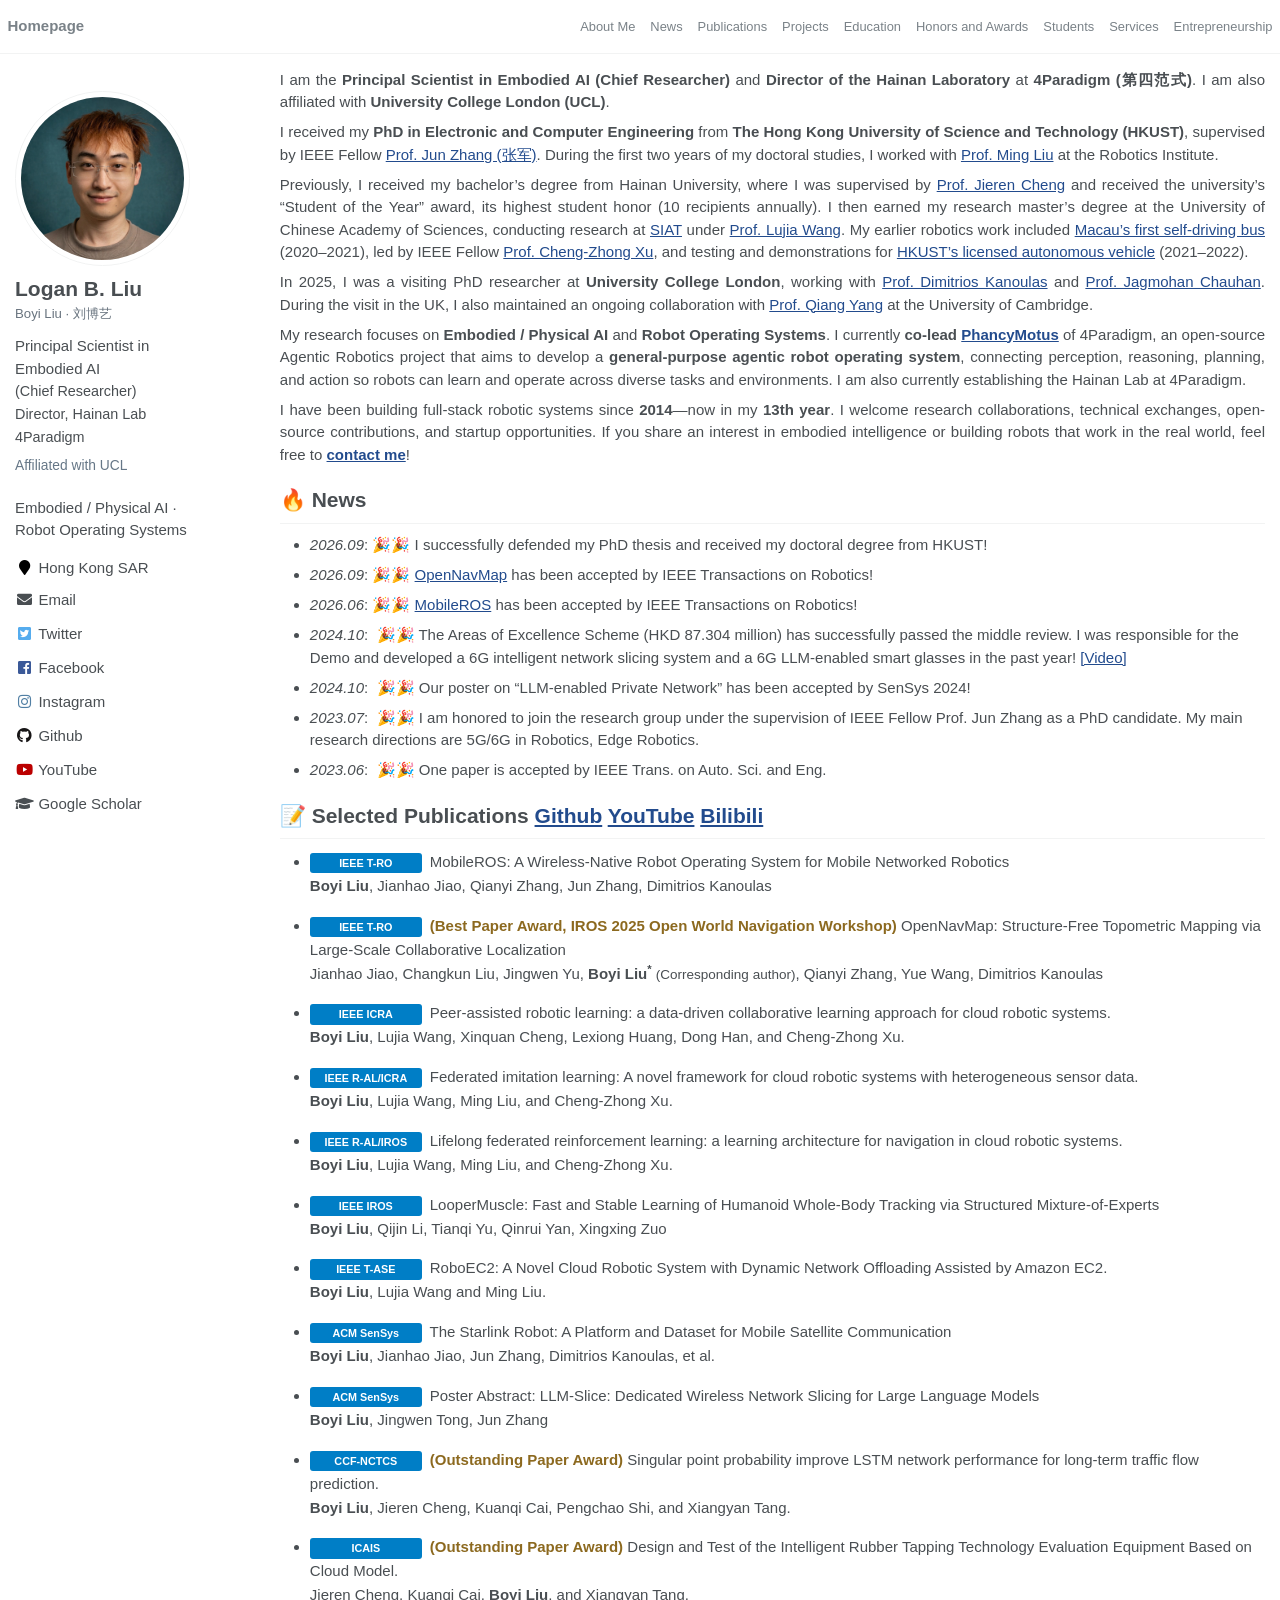
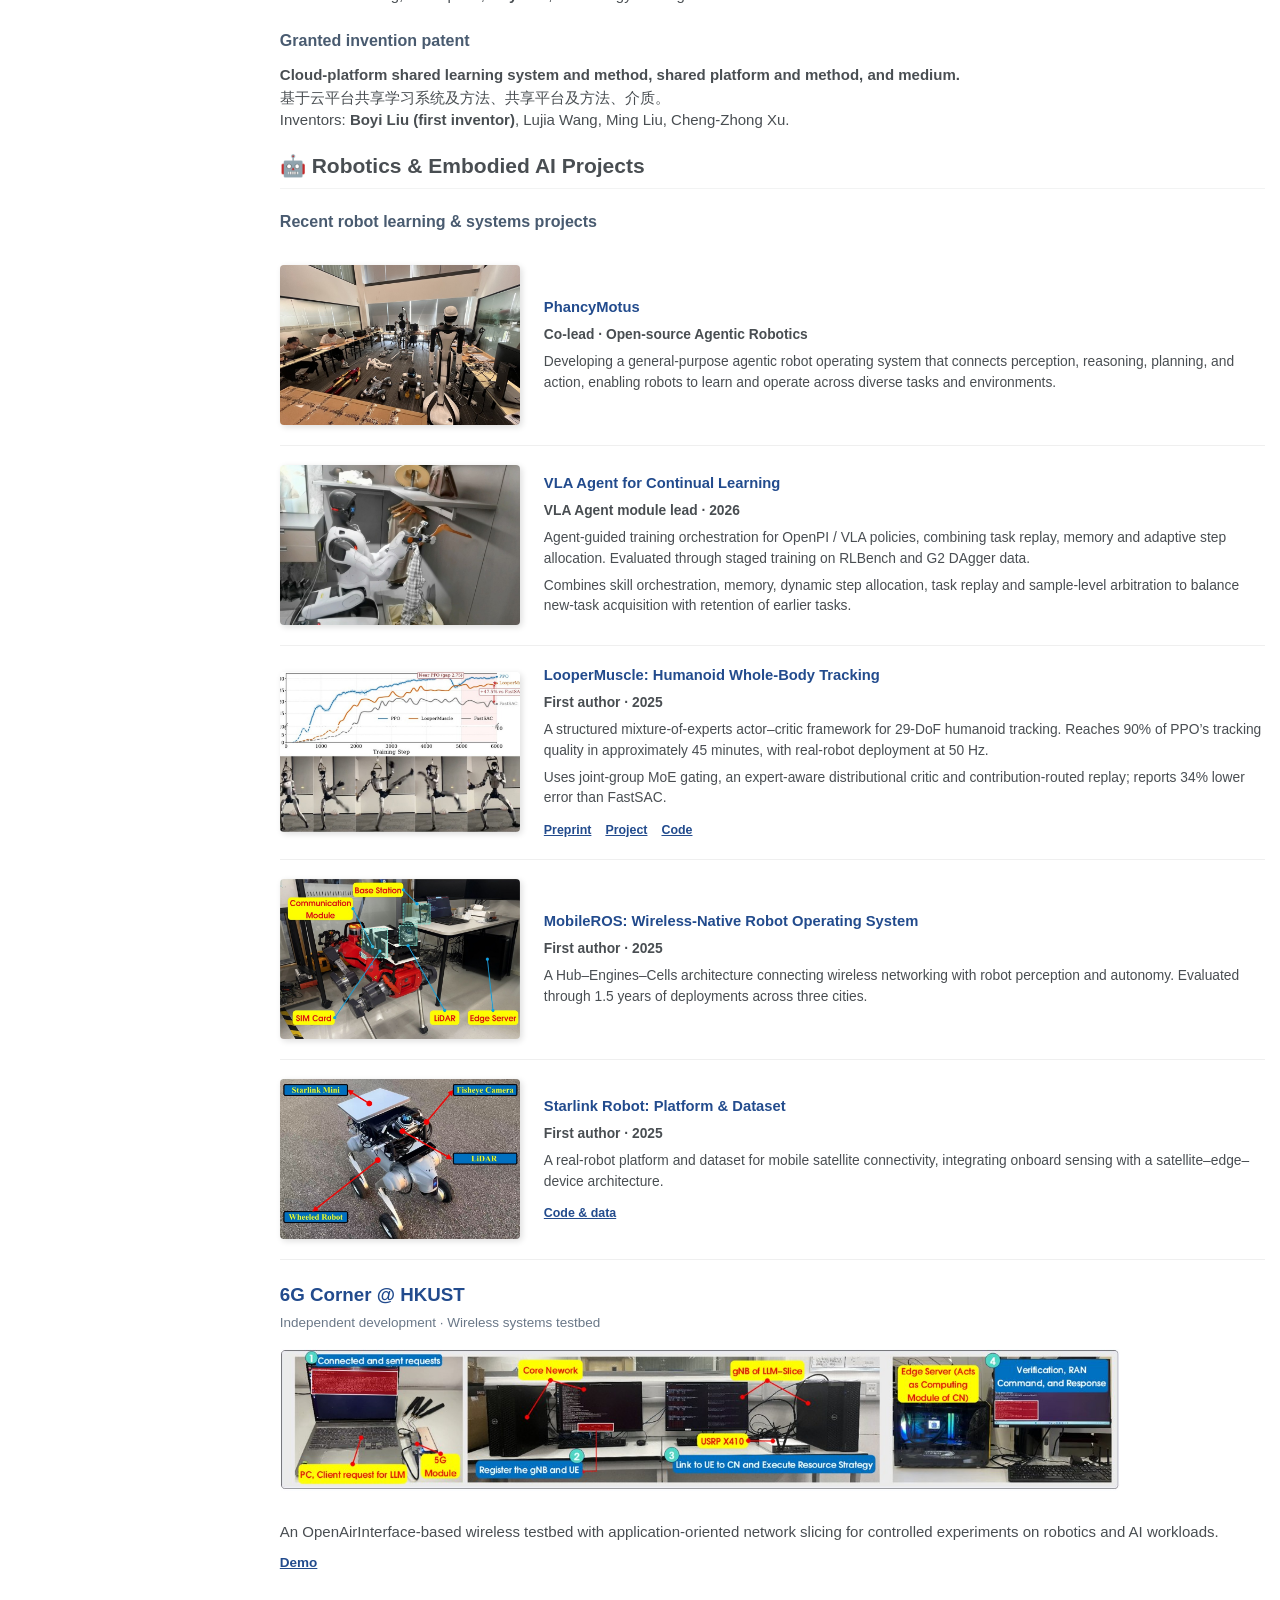
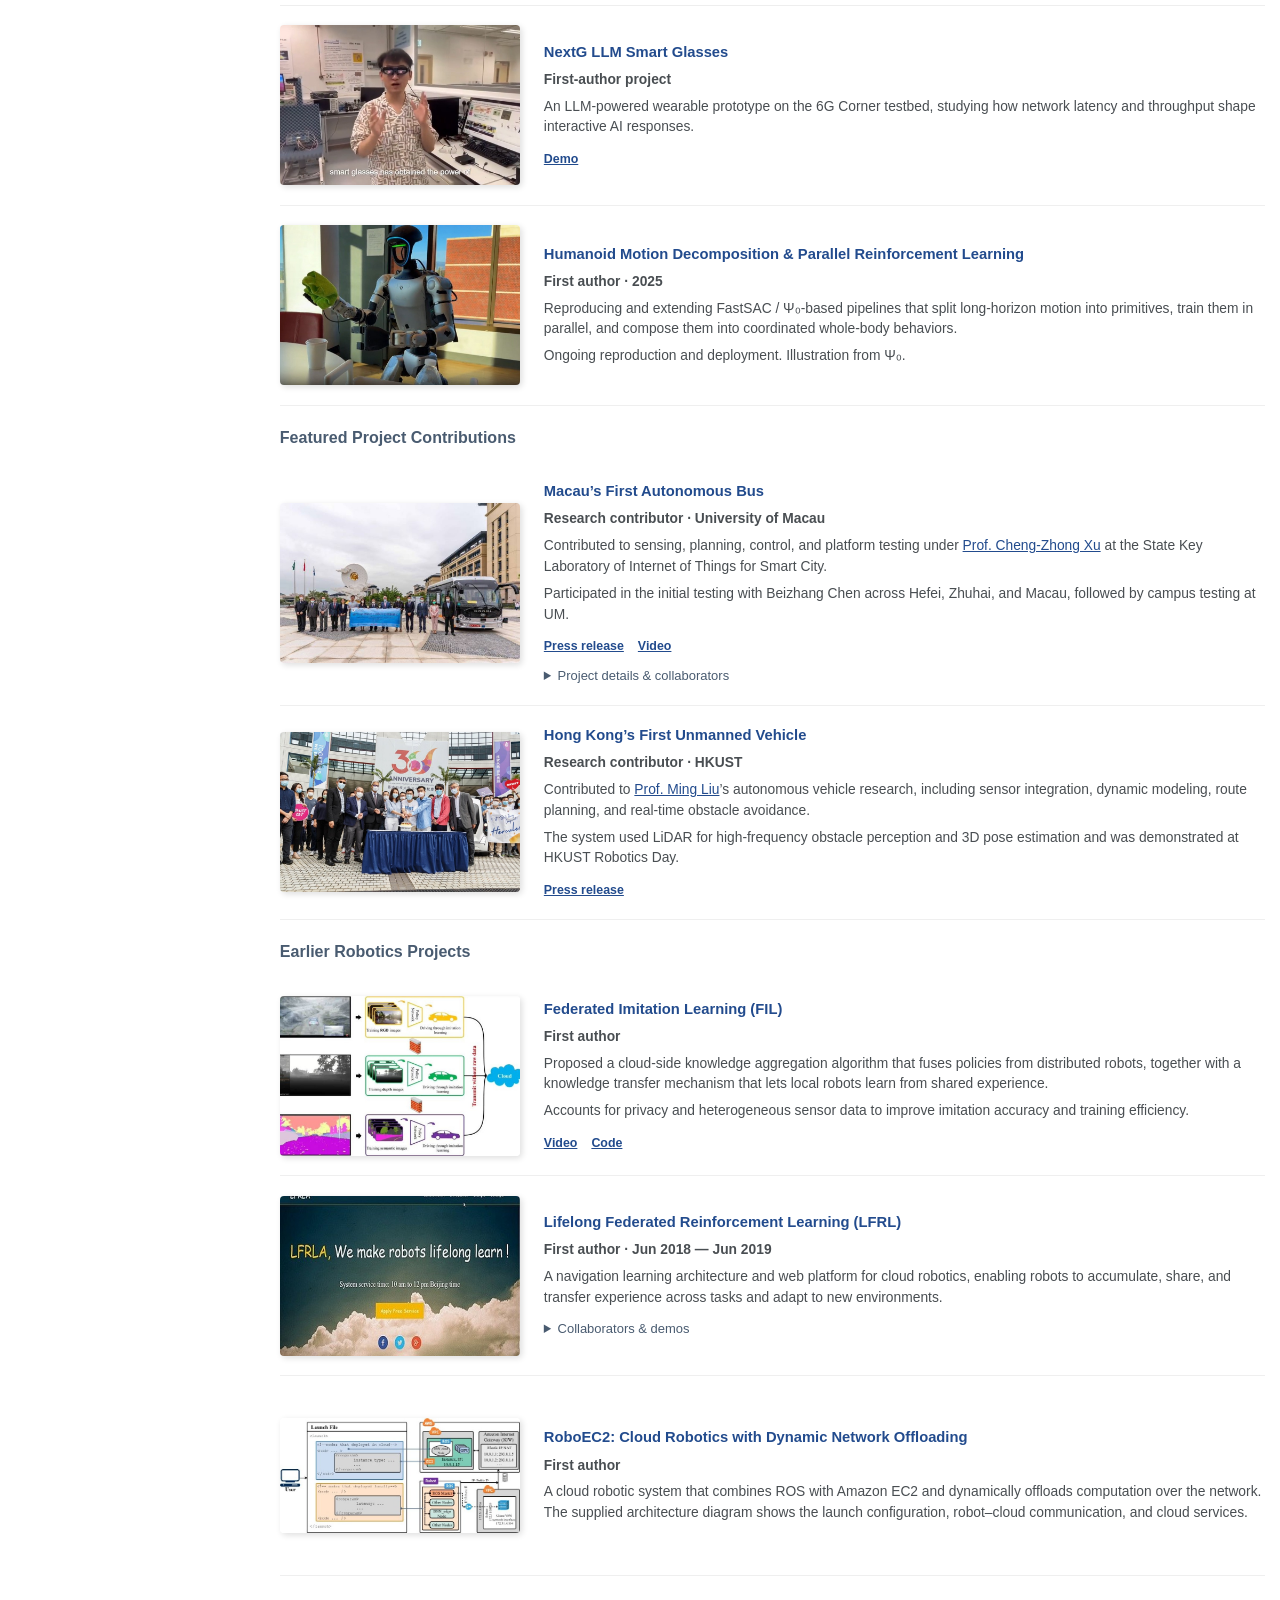
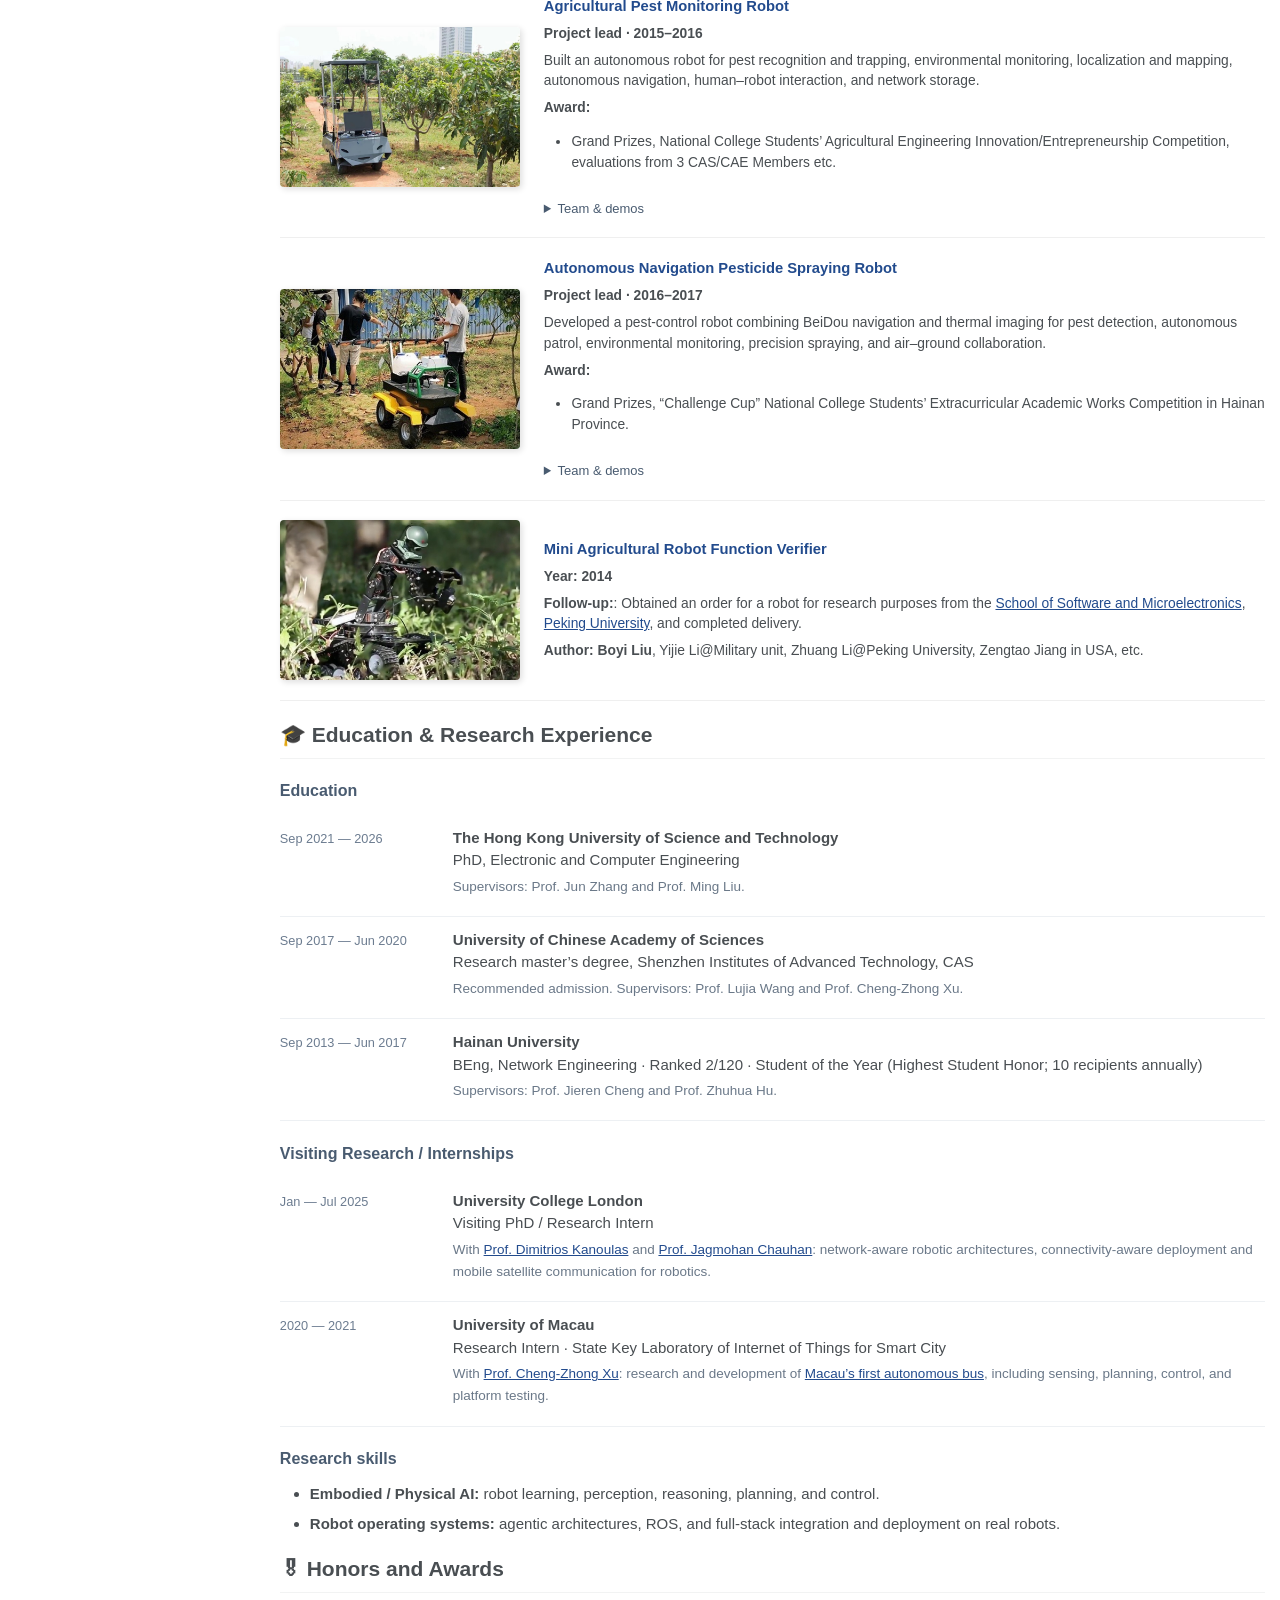
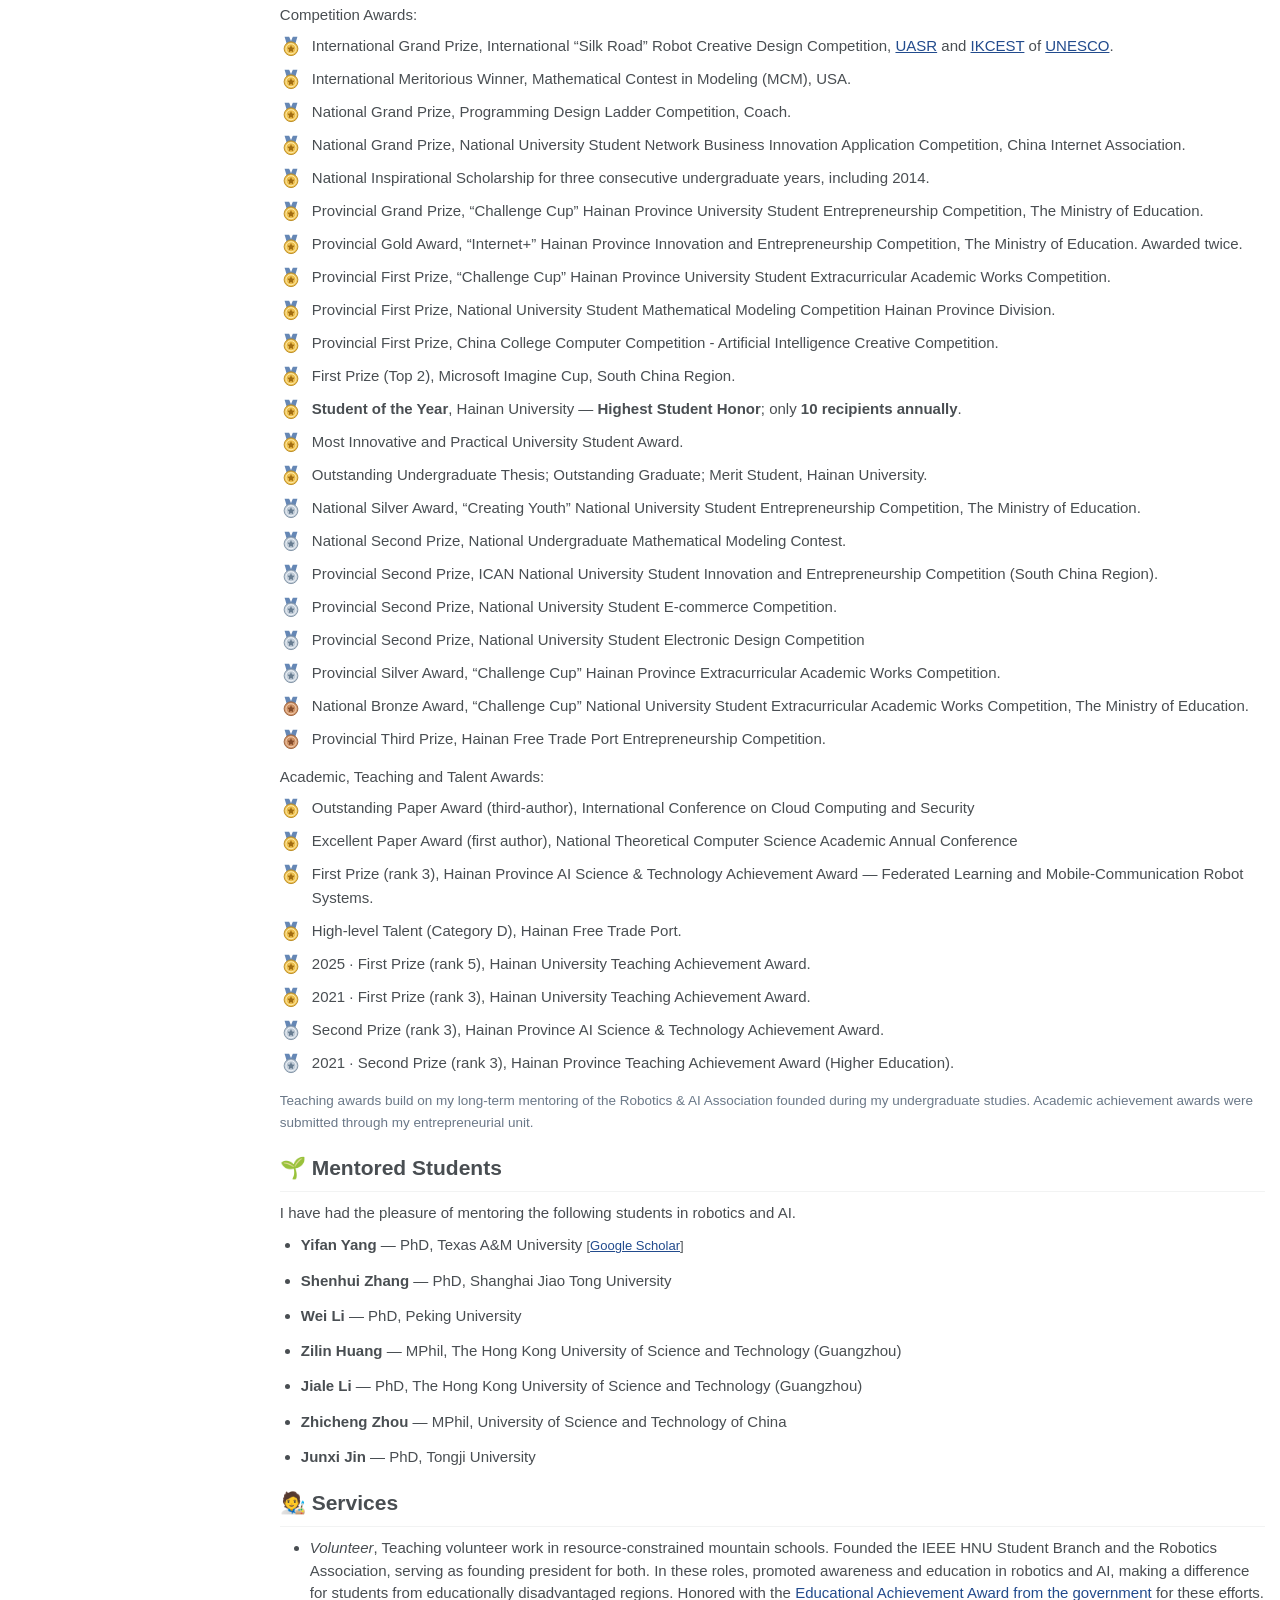
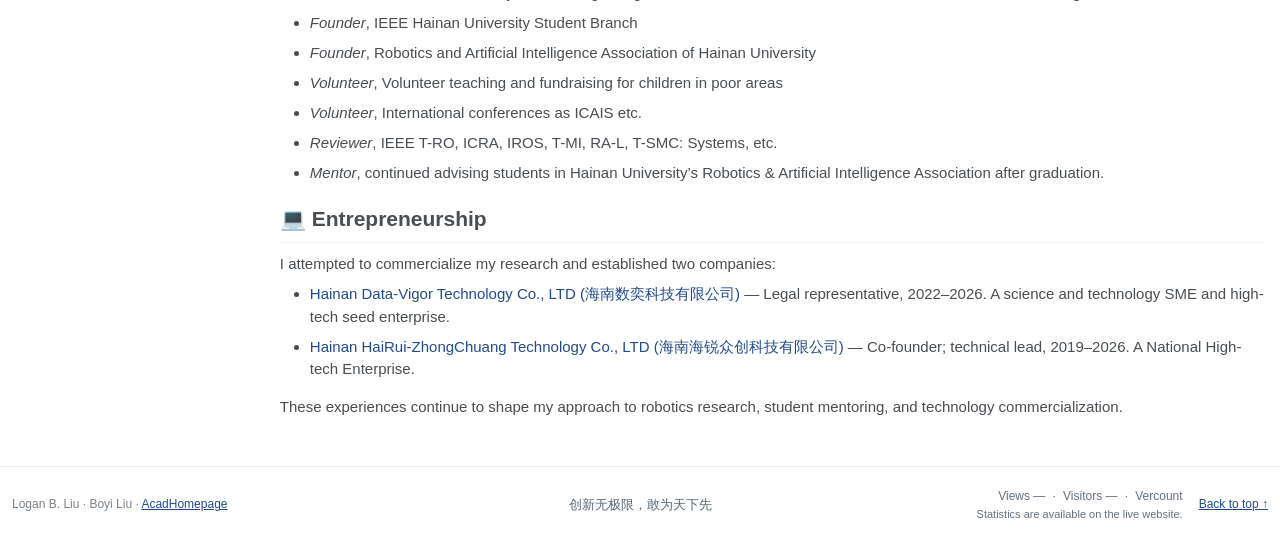
<file: index.html>
<!DOCTYPE html>

<html class="no-js" lang="en">
<head>
<meta charset="utf-8"/>
<!-- begin SEO -->
<title>Logan B. Liu (Boyi Liu) - Homepage</title>
<meta content="en" property="og:locale"/>
<meta content="Logan B. Liu" property="og:site_name"/>
<meta content="Logan B. Liu" property="og:title"/>
<meta content="Boyi Liu (Logan B. Liu), Principal Scientist in Embodied AI (Chief Researcher) and Director of the Hainan Lab at 4Paradigm. Affiliated with University College London. HKUST PhD. Embodied / Physical AI and robot operating systems." property="og:description"/>
<!-- end SEO -->
<meta content="True" name="HandheldFriendly"/>
<meta content="320" name="MobileOptimized"/>
<meta content="width=device-width, initial-scale=1.0" name="viewport"/>
<!-- For all browsers -->
<link href="assets/css/main.css" rel="stylesheet"/>
<meta content="on" http-equiv="cleartype"/>
<link href="images/apple-touch-icon.png?v=portrait-20261001" rel="apple-touch-icon" sizes="180x180"/>
<link href="favicon.ico?v=portrait-20261001" rel="icon" sizes="16x16 32x32 48x48 64x64 128x128 256x256" type="image/x-icon"/>
<link href="images/favicon-48x48.png?v=portrait-20261001" rel="icon" sizes="48x48" type="image/png"/>
<link href="images/favicon-32x32.png?v=portrait-20261001" rel="icon" sizes="32x32" type="image/png"/>
<link href="images/favicon-16x16.png?v=portrait-20261001" rel="icon" sizes="16x16" type="image/png"/>
<link href="images/site.webmanifest?v=portrait-20261001" rel="manifest"/>
<meta content="#000000" name="msapplication-TileColor"/>
<meta content="#ffffff" name="theme-color"/>
<link href="assets/css/academicons.css" rel="stylesheet"/>
<!-- end custom head snippets -->
<meta content="Boyi Liu (Logan B. Liu), Principal Scientist in Embodied AI (Chief Researcher) and Director of the Hainan Lab at 4Paradigm. Affiliated with University College London. HKUST PhD. Embodied / Physical AI and robot operating systems." name="description"/><link href="assets/css/cv-updates.css?v=20261015-medals-only" rel="stylesheet"/><link href="assets/css/visitor-stats.css?v=20261001-footer4" rel="stylesheet"/></head>
<body><a class="skip-link" href="#about-me">Skip to content</a>
<!--[if lt IE 9]>
<div class="notice--danger align-center" style="margin: 0;">You are using an <strong>outdated</strong> browser. Please <a href="http://browsehappy.com/">upgrade your browser</a> to improve your experience.</div>
<![endif]-->
<div class="masthead">
<div class="masthead__inner-wrap">
<div class="masthead__menu">
<nav aria-label="Main navigation" class="greedy-nav" id="site-nav">
<button aria-controls="main-links" aria-expanded="false" aria-label="Open navigation menu" type="button"><div class="navicon"></div></button>
<ul class="visible-links" id="main-links">
<li class="masthead__menu-item masthead__menu-item--lg masthead__menu-home-item"><a href="#about-me">Homepage</a></li>
<li class="masthead__menu-item"><a href="#about-me">About Me</a></li>
<li class="masthead__menu-item"><a href="#-news">News</a></li>
<li class="masthead__menu-item"><a href="#-selected-publications-github-youtube-bilibili">Publications</a></li>
<li class="masthead__menu-item"><a href="#-robot-creations">Projects</a></li>
<li class="masthead__menu-item"><a href="#education-experience">Education</a></li><li class="masthead__menu-item"><a href="#-honors-and-awards">Honors and Awards</a></li>
<li class="masthead__menu-item"><a href="#mentored-students">Students</a></li><li class="masthead__menu-item"><a href="#-services">Services</a></li>
<li class="masthead__menu-item"><a href="#-entrepreneurship">Entrepreneurship</a></li>
</ul>
</nav>
</div>
</div>
</div>
<div id="main" role="main">
<div class="sidebar sticky">
<div class="profile_box" itemscope="" itemtype="http://schema.org/Person">
<div class="author__avatar">
<img alt="Boyi Liu (Logan B. Liu)" class="author__avatar" decoding="async" height="800" src="images/icon.jpg" width="800"/>
</div>
<div class="author__content">
<h3 class="author__name">Logan B. Liu</h3><p class="profile-real-name">Boyi Liu · <span lang="zh-Hans">刘博艺</span></p>
<p class="author__bio">Principal Scientist in Embodied AI<br/><span class="appointment-detail">(Chief Researcher)<br/>Director, Hainan Lab<br/>4Paradigm</span><br/><span class="affiliation-line">Affiliated with UCL</span></p>
</div>
<div class="author__urls-wrapper">
<!-- <button class="btn btn--inverse">More Info & Contact</button> -->
<ul class="author__urls social-icons">
<li><div style="white-space: normal; margin-bottom: 1em;">Embodied / Physical AI · Robot Operating Systems</div></li>
<li><i aria-hidden="true" class="fa fa-fw fa-map-marker"></i> Hong Kong SAR</li>
<li><a href="mailto:liuboyilby@gmail.com"><i aria-hidden="true" class="fas fa-fw fa-envelope"></i> Email</a></li>
<li><a href="https://twitter.com/LoganBoyee" rel="noopener noreferrer" target="_blank"><i aria-hidden="true" class="fab fa-fw fa-twitter-square"></i> Twitter</a></li>
<li><a href="https://www.facebook.com/loganboyee" rel="noopener noreferrer" target="_blank"><i aria-hidden="true" class="fab fa-fw fa-facebook-square"></i> Facebook</a></li>
<li><a href="https://instagram.com/loganboyeel" rel="noopener noreferrer" target="_blank"><i aria-hidden="true" class="fab fa-fw fa-instagram"></i> Instagram</a></li>
<li><a href="https://github.com/LoganCome" rel="noopener noreferrer" target="_blank"><i aria-hidden="true" class="fab fa-fw fa-github"></i> Github</a></li>
<li><a href="https://www.youtube.com/channel/UCAHly31mRKnrx2zlL7GKPGg" rel="noopener noreferrer" target="_blank"><i aria-hidden="true" class="fab fa-fw fa-youtube"></i> YouTube</a></li>
<li><a href="https://scholar.google.com/citations?user=FrhicG4AAAAJ" rel="noopener noreferrer" target="_blank"><i class="fas fa-fw fa-graduation-cap"></i> Google Scholar</a></li>
</ul>
<div class="author__urls_sm">
<a aria-label="Email" href="mailto:liuboyilby@gmail.com"><i aria-hidden="true" class="fas fa-fw fa-envelope"></i></a>
<a aria-label="twitter.com" href="https://twitter.com/LoganBoyee" rel="noopener noreferrer" target="_blank"><i aria-hidden="true" class="fab fa-fw fa-twitter-square"></i></a>
<a aria-label="www.facebook.com" href="https://www.facebook.com/loganboyee" rel="noopener noreferrer" target="_blank"><i aria-hidden="true" class="fab fa-fw fa-facebook-square"></i></a>
<a aria-label="instagram.com" href="https://instagram.com/loganboyeel" rel="noopener noreferrer" target="_blank"><i aria-hidden="true" class="fab fa-fw fa-instagram"></i></a>
<a aria-label="github.com" href="https://github.com/LoganCome" rel="noopener noreferrer" target="_blank"><i aria-hidden="true" class="fab fa-fw fa-github"></i></a>
<a aria-label="www.youtube.com" href="https://www.youtube.com/channel/UCAHly31mRKnrx2zlL7GKPGg" rel="noopener noreferrer" target="_blank"><i aria-hidden="true" class="fab fa-fw fa-youtube"></i></a>
<a aria-label="scholar.google.com" href="https://scholar.google.com/citations?user=FrhicG4AAAAJ" rel="noopener noreferrer" target="_blank"><i class="fas fa-fw fa-graduation-cap"></i></a>
</div>
</div>
</div>
</div>
<article class="page" itemscope="" itemtype="http://schema.org/CreativeWork">
<div class="page__inner-wrap">
<section class="page__content" itemprop="text">
<p class="intro-text" lang="en"><span class="anchor" id="about-me"></span>I am the <strong>Principal Scientist in Embodied AI (Chief Researcher)</strong> and <strong>Director of the Hainan Laboratory</strong> at <strong>4Paradigm (第四范式)</strong>. I am also affiliated with <strong>University College London (UCL)</strong>.</p><p class="intro-text" lang="en">I received my <strong>PhD in Electronic and Computer Engineering</strong> from <strong>The Hong Kong University of Science and Technology (HKUST)</strong>, supervised by IEEE Fellow <a href="https://eejzhang.people.ust.hk/" rel="noopener noreferrer" target="_blank">Prof. Jun Zhang (张军)</a>. During the first two years of my doctoral studies, I worked with <a href="https://ram-lab.com/people/#dr-ming-liu--director" rel="noopener noreferrer" target="_blank">Prof. Ming Liu</a> at the Robotics Institute.</p>
<p class="intro-text" lang="en">Previously, I received my bachelor’s degree from Hainan University, where I was supervised by <a href="https://hd.hainanu.edu.cn/cs/info/1104/1857.htm" rel="noopener noreferrer" target="_blank">Prof. Jieren Cheng</a> and received the university’s “Student of the Year” award, its highest student honor (10 recipients annually). I then earned my research master’s degree at the University of Chinese Academy of Sciences, conducting research at <a href="https://www.siat.ac.cn/" rel="noopener noreferrer" target="_blank">SIAT</a> under <a href="https://facultyprofiles.hkust-gz.edu.cn/faculty-personal-page/WANG-Lujia/eewanglj" rel="noopener noreferrer" target="_blank">Prof. Lujia Wang</a>. My earlier robotics work included <a href="https://www.um.edu.mo/news-and-press-releases/press-release/detail/50825/" rel="noopener noreferrer" target="_blank">Macau’s first self-driving bus</a> (2020–2021), led by IEEE Fellow <a href="https://www.fst.um.edu.mo/personal/czxu/" rel="noopener noreferrer" target="_blank">Prof. Cheng-Zhong Xu</a>, and testing and demonstrations for <a href="https://ri.hkust.edu.hk/research/autonomous-driving" rel="noopener noreferrer" target="_blank">HKUST’s licensed autonomous vehicle</a> (2021–2022).</p>
<p class="intro-text" lang="en">In 2025, I was a visiting PhD researcher at <strong>University College London</strong>, working with <a href="https://dkanou.github.io/" rel="noopener noreferrer" target="_blank">Prof. Dimitrios Kanoulas</a> and <a href="https://sites.google.com/view/jagmohan-chauhan/" rel="noopener noreferrer" target="_blank">Prof. Jagmohan Chauhan</a>. During the visit in the UK, I also maintained an ongoing collaboration with <a href="https://www.cl.cam.ac.uk/~qy258/" rel="noopener noreferrer" target="_blank">Prof. Qiang Yang</a> at the University of Cambridge.</p><p class="intro-text" lang="en">My research focuses on <strong>Embodied / Physical AI</strong> and <strong>Robot Operating Systems</strong>. I currently <strong>co-lead <a href="#project-phancymotus">PhancyMotus</a></strong> of 4Paradigm, an open-source Agentic Robotics project that aims to develop a <strong>general-purpose agentic robot operating system</strong>, connecting perception, reasoning, planning, and action so robots can learn and operate across diverse tasks and environments. I am also currently establishing the Hainan Lab at 4Paradigm.</p>
<p class="intro-text" lang="en">I have been building full-stack robotic systems since <strong>2014</strong>—now in my <strong>13th year</strong>. I welcome research collaborations, technical exchanges, open-source contributions, and startup opportunities. If you share an interest in embodied intelligence or building robots that work in the real world, feel free to <a href="mailto:liuboyilby@gmail.com"><strong>contact me</strong></a>!</p>
<h1 id="-news">🔥 News</h1>
<ul><li><em>2026.09</em>: 🎉🎉 I successfully defended my PhD thesis and received my doctoral degree from HKUST!</li><li><em>2026.09</em>: 🎉🎉 <a href="#pub-opennavmap">OpenNavMap</a> has been accepted by IEEE Transactions on Robotics!</li><li><em>2026.06</em>: 🎉🎉 <a href="#pub-mobileros">MobileROS</a> has been accepted by IEEE Transactions on Robotics!</li>
<li><em>2024.10</em>:  🎉🎉 The Areas of Excellence Scheme (HKD 87.304 million) has successfully passed the middle review. I was responsible for the Demo and developed a 6G intelligent network slicing system and a 6G LLM-enabled smart glasses in the past year! <a href="https://youtu.be/sp6vvBCc8WM" rel="noopener noreferrer" target="_blank">[Video]</a></li>
<li><em>2024.10</em>:  🎉🎉 Our poster on “LLM-enabled Private Network” has been accepted by SenSys 2024! </li>
<li><em>2023.07</em>:  🎉🎉 I am honored to join the research group under the supervision of IEEE Fellow Prof. Jun Zhang as a PhD candidate. My main research directions are 5G/6G in Robotics, Edge Robotics.</li>
<li><em>2023.06</em>:  🎉🎉 One paper is accepted by IEEE Trans. on Auto. Sci. and Eng.</li>
</ul>
<h1 id="-selected-publications-github-youtube-bilibili">📝 Selected Publications <a href="https://github.com/LoganCome" rel="noopener noreferrer" target="_blank">Github</a> <a href="https://www.youtube.com/channel/UCAHly31mRKnrx2zlL7GKPGg" rel="noopener noreferrer" target="_blank">YouTube</a> <a href="https://space.bilibili.com/276393957" rel="noopener noreferrer" target="_blank">Bilibili</a></h1>
<ul class="publication-list selected-publications"><li id="pub-mobileros"><p class="pub-title-row"><span class="venue-label" title="IEEE Transactions on Robotics · Accepted · First author">IEEE T-RO</span> MobileROS: A Wireless-Native Robot Operating System for Mobile Networked Robotics</p><p class="pub-author-row"><strong>Boyi Liu</strong>, Jianhao Jiao, Qianyi Zhang, Jun Zhang, Dimitrios Kanoulas</p></li><li id="pub-opennavmap"><p class="pub-title-row"><span class="venue-label" title="IEEE Transactions on Robotics · Accepted; Best Paper Award, IROS 2025 Open World Navigation Workshop">IEEE T-RO</span> <span class="paper-award">(Best Paper Award, IROS 2025 Open World Navigation Workshop)</span> <a class="paper-title-link" href="https://rpl-cs-ucl.github.io/OpenNavMap_page/" rel="noopener noreferrer" target="_blank">OpenNavMap: Structure-Free Topometric Mapping via Large-Scale Collaborative Localization</a></p><p class="pub-author-row">Jianhao Jiao, Changkun Liu, Jingwen Yu, <strong>Boyi Liu<sup>*</sup></strong> <span class="corresponding">(Corresponding author)</span>, Qianyi Zhang, Yue Wang, Dimitrios Kanoulas</p></li><li><p class="pub-title-row"><span class="venue-label" title="ICRA 2021 · Oral presentation">IEEE ICRA</span> Peer-assisted robotic learning: a data-driven collaborative learning approach for cloud robotic systems.</p><p class="pub-author-row"><strong>Boyi Liu</strong>, Lujia Wang, Xinquan Cheng, Lexiong Huang, Dong Han, and Cheng-Zhong Xu.</p></li><li><p class="pub-title-row"><span class="venue-label">IEEE R-AL/ICRA</span> <a class="paper-title-link" href="https://youtu.be/_lxZFD0bJcU" rel="noopener noreferrer" target="_blank">Federated imitation learning: A novel framework for cloud robotic systems with heterogeneous sensor data.</a></p><p class="pub-author-row"><strong>Boyi Liu</strong>, Lujia Wang, Ming Liu, and Cheng-Zhong Xu.</p></li><li><p class="pub-title-row"><span class="venue-label">IEEE R-AL/IROS</span> <a class="paper-title-link" href="https://youtu.be/SmDpOPw3m7I" rel="noopener noreferrer" target="_blank">Lifelong federated reinforcement learning: a learning architecture for navigation in cloud robotic systems.</a></p><p class="pub-author-row"><strong>Boyi Liu</strong>, Lujia Wang, Ming Liu, and Cheng-Zhong Xu.</p></li><li id="pub-loopermuscle"><p class="pub-title-row"><span class="venue-label" title="Manuscript · Submitted to IEEE/RSJ IROS 2026">IEEE IROS</span> <a class="paper-title-link" href="https://arxiv.org/abs/2608.00820" rel="noopener noreferrer" target="_blank">LooperMuscle: Fast and Stable Learning of Humanoid Whole-Body Tracking via Structured Mixture-of-Experts</a></p><p class="pub-author-row"><strong>Boyi Liu</strong>, Qijin Li, Tianqi Yu, Qinrui Yan, Xingxing Zuo</p></li><li><p class="pub-title-row"><span class="venue-label">IEEE T-ASE</span> RoboEC2: A Novel Cloud Robotic System with Dynamic Network Offloading Assisted by Amazon EC2.</p><p class="pub-author-row"><strong>Boyi Liu</strong>, Lujia Wang and Ming Liu.</p></li><li id="pub-starlink"><p class="pub-title-row"><span class="venue-label" title="ACM Conference on Embedded Networked Sensor Systems">ACM SenSys</span> <a class="paper-title-link" href="https://github.com/LoganCome/StarlinkRobot" rel="noopener noreferrer" target="_blank">The Starlink Robot: A Platform and Dataset for Mobile Satellite Communication</a></p><p class="pub-author-row"><strong>Boyi Liu</strong>, Jianhao Jiao, Jun Zhang, Dimitrios Kanoulas, et al.</p></li><li id="pub-llm-slice"><p class="pub-title-row"><span class="venue-label" title="ACM SenSys · Poster">ACM SenSys</span> Poster Abstract: LLM-Slice: Dedicated Wireless Network Slicing for Large Language Models</p><p class="pub-author-row"><strong>Boyi Liu</strong>, Jingwen Tong, Jun Zhang</p></li><li><p class="pub-title-row"><span class="venue-label" title="Outstanding Paper Award">CCF-NCTCS</span> <span class="paper-award">(Outstanding Paper Award)</span> Singular point probability improve LSTM network performance for long-term traffic flow prediction.</p><p class="pub-author-row"><strong>Boyi Liu</strong>, Jieren Cheng, Kuanqi Cai, Pengchao Shi, and Xiangyan Tang.</p></li><li><p class="pub-title-row"><span class="venue-label" title="Outstanding Paper Award">ICAIS</span> <span class="paper-award">(Outstanding Paper Award)</span> Design and Test of the Intelligent Rubber Tapping Technology Evaluation Equipment Based on Cloud Model.</p><p class="pub-author-row">Jieren Cheng, Kuanqi Cai, <strong>Boyi Liu</strong>, and Xiangyan Tang.</p></li></ul><h2 class="subsection-title">Granted invention patent</h2><p><strong>Cloud-platform shared learning system and method, shared platform and method, and medium.</strong><br/><span lang="zh-Hans">基于云平台共享学习系统及方法、共享平台及方法、介质。</span><br/>Inventors: <strong>Boyi Liu (first inventor)</strong>, Lujia Wang, Ming Liu, Cheng-Zhong Xu.</p>
<h1 id="-robot-creations">🤖 Robotics &amp; Embodied AI Projects</h1><h2 class="subsection-title">Recent robot learning &amp; systems projects</h2><div class="paper-box cv-project" id="project-phancymotus"><div class="paper-box-image"><div><a aria-label="View full image: PhancyMotus laboratory with humanoid and mobile robots" class="project-image-link" href="images/cv-projects/phancymotus.jpg" rel="noopener" target="_blank"><img alt="PhancyMotus laboratory with humanoid and mobile robots" decoding="async" height="600" loading="lazy" src="images/project-thumbnails/project-00.jpg" width="900"/></a></div></div><div class="paper-box-text"><h3 class="project-title">PhancyMotus</h3><p><strong>Co-lead · Open-source Agentic Robotics</strong></p><p>Developing a general-purpose agentic robot operating system that connects perception, reasoning, planning, and action, enabling robots to learn and operate across diverse tasks and environments.</p></div></div><div class="paper-box cv-project" id="project-vla"><div class="paper-box-image"><div><a aria-label="View full image: Robot manipulation scene illustrating vision-language-action learning" class="project-image-link" href="images/cv-projects/vla.jpg" rel="noopener" target="_blank"><img alt="Robot manipulation scene illustrating vision-language-action learning" decoding="async" height="600" loading="lazy" src="images/project-thumbnails/project-01.jpg" width="900"/></a></div></div><div class="paper-box-text"><h3 class="project-title">VLA Agent for Continual Learning</h3><p><strong>VLA Agent module lead · 2026</strong></p><p>Agent-guided training orchestration for OpenPI / VLA policies, combining task replay, memory and adaptive step allocation. Evaluated through staged training on RLBench and G2 DAgger data.</p><p>Combines skill orchestration, memory, dynamic step allocation, task replay and sample-level arbitration to balance new-task acquisition with retention of earlier tasks.</p></div></div><div class="paper-box cv-project" id="project-loopermuscle"><div class="paper-box-image"><div><a aria-label="View full image: LooperMuscle training curves and humanoid whole-body tracking sequences" class="project-image-link" href="images/cv-projects/loopermuscle.jpg" rel="noopener" target="_blank"><img alt="LooperMuscle training curves and humanoid whole-body tracking sequences" decoding="async" height="600" loading="lazy" src="images/project-thumbnails/project-02.jpg" width="900"/></a></div></div><div class="paper-box-text"><h3 class="project-title">LooperMuscle: Humanoid Whole-Body Tracking</h3><p><strong>First author · 2025</strong></p><p>A structured mixture-of-experts actor–critic framework for 29-DoF humanoid tracking. Reaches 90% of PPO’s tracking quality in approximately 45 minutes, with real-robot deployment at 50 Hz.</p><p>Uses joint-group MoE gating, an expert-aware distributional critic and contribution-routed replay; reports 34% lower error than FastSAC.</p><p class="resource-links"><a href="https://arxiv.org/abs/2608.00820" rel="noopener noreferrer" target="_blank">Preprint</a> <a href="https://loopermuscle.github.io" rel="noopener noreferrer" target="_blank">Project</a> <a href="https://github.com/LoganCome/LooperMuscle" rel="noopener noreferrer" target="_blank">Code</a></p></div></div><div class="paper-box cv-project" id="project-mobileros"><div class="paper-box-image"><div><a aria-label="View full image: MobileROS experimental robot with LiDAR, mobile communication module, base station and edge server" class="project-image-link" href="images/cv-projects/mobileros.jpg" rel="noopener" target="_blank"><img alt="MobileROS experimental robot with LiDAR, mobile communication module, base station and edge server" decoding="async" height="600" loading="lazy" src="images/project-thumbnails/project-03.jpg" width="900"/></a></div></div><div class="paper-box-text"><h3 class="project-title">MobileROS: Wireless-Native Robot Operating System</h3><p><strong>First author · 2025</strong></p><p>A Hub–Engines–Cells architecture connecting wireless networking with robot perception and autonomy. Evaluated through 1.5 years of deployments across three cities.</p></div></div><div class="paper-box cv-project" id="project-starlink"><div class="paper-box-image"><div><a aria-label="View full image: Wheeled Starlink robot with a Starlink Mini terminal, fisheye camera and LiDAR" class="project-image-link" href="images/cv-projects/starlink.jpg" rel="noopener" target="_blank"><img alt="Wheeled Starlink robot with a Starlink Mini terminal, fisheye camera and LiDAR" decoding="async" height="600" loading="lazy" src="images/project-thumbnails/project-04.jpg" width="900"/></a></div></div><div class="paper-box-text"><h3 class="project-title">Starlink Robot: Platform &amp; Dataset</h3><p><strong>First author · 2025</strong></p><p>A real-robot platform and dataset for mobile satellite connectivity, integrating onboard sensing with a satellite–edge–device architecture.</p><p class="resource-links"><a href="https://github.com/LoganCome/StarlinkRobot" rel="noopener noreferrer" target="_blank">Code &amp; data</a></p></div></div><div class="testbed-feature" id="project-6g-corner"><h2>6G Corner @ HKUST</h2><p class="entry-note">Independent development · Wireless systems testbed</p><figure><img alt="Panoramic overview of the HKUST 6G Corner wireless systems testbed" decoding="async" height="236" loading="lazy" src="images/cv-projects/6g-corner.jpg" width="1400"/></figure><p>An OpenAirInterface-based wireless testbed with application-oriented network slicing for controlled experiments on robotics and AI workloads.</p><p class="resource-links"><a href="https://youtu.be/sp6vvBCc8WM" rel="noopener noreferrer" target="_blank">Demo</a></p></div><div class="paper-box cv-project" id="project-llm-glasses"><div class="paper-box-image"><div><a aria-label="View full image: LLM-powered smart glasses prototype" class="project-image-link" href="images/cv-projects/llm-glasses.jpg" rel="noopener" target="_blank"><img alt="LLM-powered smart glasses prototype" decoding="async" height="600" loading="lazy" src="images/project-thumbnails/project-05.jpg" width="900"/></a></div></div><div class="paper-box-text"><h3 class="project-title">NextG LLM Smart Glasses</h3><p><strong>First-author project</strong></p><p>An LLM-powered wearable prototype on the 6G Corner testbed, studying how network latency and throughput shape interactive AI responses.</p><p class="resource-links"><a href="https://www.bilibili.com/video/BV1f1mnYUEbZ?t=134.6" rel="noopener noreferrer" target="_blank">Demo</a></p></div></div><div class="paper-box cv-project" id="project-humanoid-skills"><div class="paper-box-image"><div><a aria-label="View full image: Humanoid Motion Decomposition &amp; Parallel Reinforcement Learning" class="project-image-link" href="images/cv-projects/humanoid-skills.jpg" rel="noopener" target="_blank"><img alt="Humanoid Motion Decomposition &amp; Parallel Reinforcement Learning" decoding="async" height="600" loading="lazy" src="images/project-thumbnails/project-06.jpg" width="900"/></a></div></div><div class="paper-box-text"><h3 class="project-title">Humanoid Motion Decomposition &amp; Parallel Reinforcement Learning</h3><p><strong>First author · 2025</strong></p><p>Reproducing and extending FastSAC / Ψ₀-based pipelines that split long-horizon motion into primitives, train them in parallel, and compose them into coordinated whole-body behaviors.</p><p>Ongoing reproduction and deployment. Illustration from Ψ₀.</p></div></div><section aria-labelledby="featured-contributions-title" id="featured-contributions"><h2 class="subsection-title" id="featured-contributions-title">Featured Project Contributions</h2><div class="paper-box" id="project-macau-bus"><div class="paper-box-image"><div><a aria-label="View full image: Macau’s First Autonomous Bus" class="project-image-link" href="images/Macau.jpg" rel="noopener" target="_blank"><img alt="University of Macau autonomous bus and project team" decoding="async" height="600" loading="lazy" src="images/project-thumbnails/project-10.jpg" width="900"/></a></div></div>
<div class="paper-box-text"><h3 class="project-title">Macau’s First Autonomous Bus</h3>
<p><strong>Research contributor · University of Macau</strong></p>
<p>Contributed to sensing, planning, control, and platform testing under <a href="https://www.fst.um.edu.mo/personal/czxu/" rel="noopener noreferrer" target="_blank">Prof. Cheng-Zhong Xu</a> at the State Key Laboratory of Internet of Things for Smart City.</p>
<p>Participated in the initial testing with Beizhang Chen across Hefei, Zhuhai, and Macau, followed by campus testing at UM.</p>
<p class="resource-links"><a href="https://www.um.edu.mo/news-and-press-releases/press-release/detail/50825/" rel="noopener noreferrer" target="_blank">Press release</a><a href="https://youtu.be/Vj2M7U4S278" rel="noopener noreferrer" target="_blank">Video</a></p><details class="project-details"><summary>Project details &amp; collaborators</summary><p><strong>Year: 2020</strong></p><p><strong>Video:</strong> <a href="https://youtu.be/Vj2M7U4S278" rel="noopener noreferrer" target="_blank">YouTube</a> <a href="https://www.bilibili.com/video/BV1fh4y1P72K?t=2.3" rel="noopener noreferrer" target="_blank">Bilibili</a></p><p><strong>Project Investigator</strong>: <a href="https://www.fst.um.edu.mo/personal/czxu/" rel="noopener noreferrer" target="_blank">Cheng-Zhong Xu</a>, <a href="https://skliotsc.um.edu.mo/" rel="noopener noreferrer" target="_blank">SKL-IOTSC of UM</a></p><p><strong>Collaborators</strong>: Students and faculty members from <a href="https://siat.cas.cn/" rel="noopener noreferrer" target="_blank">SIAT-CAS</a>, <a href="https://www.baidu.com/" rel="noopener noreferrer" target="_blank">Baidu</a>, <a href="https://www.haylion.cn/index_e.jsp" rel="noopener noreferrer" target="_blank">Hailiang</a>, etc.</p><p><a href="https://scholar.google.com/citations?user=PsZEzykAAAAJ&amp;hl=zh-CN" rel="noopener noreferrer" target="_blank">Beizhang Chen</a> and I participated in the original testing work for the autonomous bus in Hefei→Zhuhai→Macau together.</p><p>Contributed to the University of Macau’s autonomous bus research: sensor fusion for obstacles, pedestrians and traffic signals, planning and control, lane changes, emergency braking, and precise bus-stop docking. The platform was tested on the university campus.</p></details></div>
</div><div class="paper-box cv-project" id="project-hk-unmanned-vehicle"><div class="paper-box-image"><div><a aria-label="View full image: Hong Kong’s First Unmanned Vehicle" class="project-image-link" href="images/cv-projects/hk-unmanned-vehicle.jpg" rel="noopener" target="_blank"><img alt="Hong Kong’s First Unmanned Vehicle" decoding="async" height="600" loading="lazy" src="images/project-thumbnails/project-17.jpg" width="900"/></a></div></div><div class="paper-box-text"><h3 class="project-title">Hong Kong’s First Unmanned Vehicle</h3><p><strong>Research contributor · HKUST</strong></p><p>Contributed to <a href="https://ram-lab.com/people/#dr-ming-liu--director" rel="noopener noreferrer" target="_blank">Prof. Ming Liu</a>’s autonomous vehicle research, including sensor integration, dynamic modeling, route planning, and real-time obstacle avoidance.</p><p>The system used LiDAR for high-frequency obstacle perception and 3D pose estimation and was demonstrated at HKUST Robotics Day.</p><p class="resource-links"><a href="https://seng.hkust.edu.hk/news/20171030/hkust-successfully-develops-hong-kongs-first-unmanned-car" rel="noopener noreferrer" target="_blank">Press release</a></p></div></div></section><section aria-labelledby="earlier-robotics-title" id="earlier-robotics"><h2 class="subsection-title" id="earlier-robotics-title">Earlier Robotics Projects</h2><div class="paper-box cv-project" id="project-fil"><div class="paper-box-image"><div><a aria-label="View full image: Federated Imitation Learning (FIL)" class="project-image-link" href="images/cv-projects/fil.jpg" rel="noopener" target="_blank"><img alt="Federated Imitation Learning (FIL)" decoding="async" height="600" loading="lazy" src="images/project-thumbnails/project-12.jpg" width="900"/></a></div></div><div class="paper-box-text"><h3 class="project-title">Federated Imitation Learning (FIL)</h3><p><strong>First author</strong></p><p>Proposed a cloud-side knowledge aggregation algorithm that fuses policies from distributed robots, together with a knowledge transfer mechanism that lets local robots learn from shared experience.</p><p>Accounts for privacy and heterogeneous sensor data to improve imitation accuracy and training efficiency.</p><p class="resource-links"><a href="https://youtu.be/_lxZFD0bJcU" rel="noopener noreferrer" target="_blank">Video</a> <a href="https://github.com/LoganCome/Federated-Imitation-Learning-to-Drive-the-Vehicle" rel="noopener noreferrer" target="_blank">Code</a></p></div></div><div class="paper-box cv-project" id="project-lfrl"><div class="paper-box-image"><div><a aria-label="View full image: Lifelong Federated Reinforcement Learning (LFRL)" class="project-image-link" href="images/cv-projects/lfrl.jpg" rel="noopener" target="_blank"><img alt="Lifelong Federated Reinforcement Learning (LFRL)" decoding="async" height="600" loading="lazy" src="images/project-thumbnails/project-13.jpg" width="900"/></a></div></div><div class="paper-box-text"><h3 class="project-title">Lifelong Federated Reinforcement Learning (LFRL)</h3>
<p><strong>First author · Jun 2018 — Jun 2019</strong></p>
<p>A navigation learning architecture and web platform for cloud robotics, enabling robots to accumulate, share, and transfer experience across tasks and adapt to new environments.</p><details class="project-details"><summary>Collaborators &amp; demos</summary><p><strong>Video:</strong> <a href="https://youtu.be/Dg9xNsSrWbs" rel="noopener noreferrer" target="_blank">YouTube</a> <a href="https://www.bilibili.com/video/BV1Qb411n7vf?t=207.6" rel="noopener noreferrer" target="_blank">Bilibili</a></p><p><strong>Collaborators:</strong> Yandong Liu@DLU, Lexiong Huang@Huawei, Zhongjing Zhang@Huawei, Dong Han@Tsinghua etc.</p><p></p><p><a href="https://youtu.be/SmDpOPw3m7I" rel="noopener noreferrer" target="_blank">LFRL demo</a></p></details></div></div><div class="paper-box cv-project" id="project-roboec2" style="--project-image-ratio:646/311"><div class="paper-box-image"><div><a aria-label="View full image: RoboEC2: Cloud Robotics with Dynamic Network Offloading" class="project-image-link" href="images/cv-projects/roboec2.jpg" rel="noopener" target="_blank"><img alt="RoboEC2: Cloud Robotics with Dynamic Network Offloading" decoding="async" height="311" loading="lazy" src="images/project-thumbnails/project-14.jpg" width="646"/></a></div></div><div class="paper-box-text"><h3 class="project-title">RoboEC2: Cloud Robotics with Dynamic Network Offloading</h3><p><strong>First author</strong></p><p>A cloud robotic system that combines ROS with Amazon EC2 and dynamically offloads computation over the network. The supplied architecture diagram shows the launch configuration, robot–cloud communication, and cloud services.</p></div></div><div class="paper-box cv-project" id="project-pest-monitoring-2017"><div class="paper-box-image"><div><a aria-label="View full image: Agricultural Pest Monitoring Robot" class="project-image-link" href="images/1062a80e869ef1c6a6d7915029c74d0.jpg" rel="noopener" target="_blank"><img alt="Agricultural Pest Monitoring Robot" decoding="async" height="600" loading="lazy" src="images/project-thumbnails/project-07.jpg" width="900"/></a></div></div>
<div class="paper-box-text"><h3 class="project-title">Agricultural Pest Monitoring Robot</h3>
<p><strong>Project lead · 2015–2016</strong></p><p>Built an autonomous robot for pest recognition and trapping, environmental monitoring, localization and mapping, autonomous navigation, human–robot interaction, and network storage.</p>


<p><strong>Award:</strong></p>
<ul>
<li>Grand Prizes, National College Students’ Agricultural Engineering Innovation/Entrepreneurship Competition, evaluations from 3 CAS/CAE Members etc.</li>
</ul>
<details class="project-details"><summary>Team &amp; demos</summary><p><strong>Author:</strong> <strong>Boyi Liu</strong>, <a href="https://scholar.google.com/citations?user=3Y9wVfMOtP4C&amp;hl=en" rel="noopener noreferrer" target="_blank">Kuanqi Cai@TUM</a>, <a href="https://www.linkedin.com/in/%E9%B9%8F%E8%B6%85-%E6%97%B6-9115a5140/?originalSubdomain=cn" rel="noopener noreferrer" target="_blank">Pengchao Shi@Alibaba</a>, Shunwei Huang@JD.com, etc.</p><p><strong>Video:</strong> <a href="https://youtu.be/GeXpZYaExoU" rel="noopener noreferrer" target="_blank">YouTube</a> <a href="https://www.bilibili.com/video/BV1pt411h71b?t=5.2" rel="noopener noreferrer" target="_blank">Bilibili</a> · <a href="https://youtu.be/ryYF6uCD1FY" rel="noopener noreferrer" target="_blank">Additional demo</a></p></details></div>
</div><div class="paper-box cv-project" id="project-beidou-pest-control"><div class="paper-box-image"><div><a aria-label="View full image: Autonomous Navigation Pesticide Spraying Robot" class="project-image-link" href="images/Creation02.jpg" rel="noopener" target="_blank"><img alt="Autonomous Navigation Pesticide Spraying Robot" decoding="async" height="600" loading="lazy" src="images/project-thumbnails/project-08.jpg" width="900"/></a></div></div>
<div class="paper-box-text"><h3 class="project-title">Autonomous Navigation Pesticide Spraying Robot</h3>
<p><strong>Project lead · 2016–2017</strong></p><p>Developed a pest-control robot combining BeiDou navigation and thermal imaging for pest detection, autonomous patrol, environmental monitoring, precision spraying, and air–ground collaboration.</p>


<p><strong>Award:</strong></p>
<ul>
<li>Grand Prizes, “Challenge Cup” National College Students’ Extracurricular Academic Works Competition in Hainan Province.</li>
</ul>
<details class="project-details"><summary>Team &amp; demos</summary><p><strong>Author:</strong> <strong>Boyi Liu</strong>, <a href="https://scholar.google.com/citations?user=cWaTZO4AAAAJ&amp;hl=zh-CN" rel="noopener noreferrer" target="_blank">Yilong Sun@SCUT</a>, <a href="https://scholar.google.com/citations?user=DVsgN1sAAAAJ&amp;hl=zh-CN" rel="noopener noreferrer" target="_blank">Bingjie Yan@CAS-ICT</a>, <a href="https://rayford295.github.io/" rel="noopener noreferrer" target="_blank">Yifan Yang@USC</a>, etc.</p><p><strong>Video:</strong> <a href="https://youtu.be/GYKpDsY-BxE" rel="noopener noreferrer" target="_blank">YouTube</a> <a href="https://www.bilibili.com/video/BV1U4411W7s9?t=10.2" rel="noopener noreferrer" target="_blank">Bilibili</a> · <a href="https://youtu.be/OkqVeXv_zyo" rel="noopener noreferrer" target="_blank">Additional demo</a></p></details></div>
</div><div class="paper-box" id="project-mini-agricultural-robot"><div class="paper-box-image"><div><a aria-label="View full image: Mini Agricultural Robot Function Verifier" class="project-image-link" href="images/pest.png" rel="noopener" target="_blank"><img alt="Mini Agricultural Robot Function Verifier" decoding="async" height="600" loading="lazy" src="images/project-thumbnails/project-09.jpg" width="900"/></a></div></div>
<div class="paper-box-text"><h3 class="project-title">Mini Agricultural Robot Function Verifier</h3>
<p><strong>Year: 2014</strong></p>
<p><strong>Follow-up:</strong>: Obtained an order for a robot for research purposes from the <a href="https://www.ss.pku.edu.cn/" rel="noopener noreferrer" target="_blank">School of Software and Microelectronics</a>, <a href="https://english.pku.edu.cn/" rel="noopener noreferrer" target="_blank">Peking University</a>, and completed delivery.</p>
<p><strong>Author:</strong> <strong>Boyi Liu</strong>, Yijie Li@Military unit, Zhuang Li@Peking University, Zengtao Jiang in USA, etc.</p>
</div>
</div></section>





<h1 id="education-experience">🎓 Education &amp; Research Experience</h1><h2 class="subsection-title">Education</h2><ul class="experience-list">
<li><span class="entry-date">Sep 2021 — 2026</span><div><strong>The Hong Kong University of Science and Technology</strong><br/>PhD, Electronic and Computer Engineering<br/><span class="entry-note">Supervisors: Prof. Jun Zhang and Prof. Ming Liu.</span></div></li>
<li><span class="entry-date">Sep 2017 — Jun 2020</span><div><strong>University of Chinese Academy of Sciences</strong><br/>Research master’s degree, Shenzhen Institutes of Advanced Technology, CAS<br/><span class="entry-note">Recommended admission. Supervisors: Prof. Lujia Wang and Prof. Cheng-Zhong Xu.</span></div></li>
<li><span class="entry-date">Sep 2013 — Jun 2017</span><div><strong>Hainan University</strong><br/>BEng, Network Engineering · Ranked 2/120 · Student of the Year (Highest Student Honor; 10 recipients annually)<br/><span class="entry-note">Supervisors: Prof. Jieren Cheng and Prof. Zhuhua Hu.</span></div></li></ul>
<h2 class="subsection-title">Visiting Research / Internships</h2><ul class="experience-list">
<li><span class="entry-date">Jan — Jul 2025</span><div><strong>University College London</strong><br/>Visiting PhD / Research Intern<br/><span class="entry-note">With <a href="https://dkanou.github.io/" rel="noopener noreferrer" target="_blank">Prof. Dimitrios Kanoulas</a> and <a href="https://sites.google.com/view/jagmohan-chauhan/" rel="noopener noreferrer" target="_blank">Prof. Jagmohan Chauhan</a>: network-aware robotic architectures, connectivity-aware deployment and mobile satellite communication for robotics.</span></div></li>
<li><span class="entry-date">2020 — 2021</span><div><strong>University of Macau</strong><br/>Research Intern · State Key Laboratory of Internet of Things for Smart City<br/><span class="entry-note">With <a href="https://www.fst.um.edu.mo/personal/czxu/" rel="noopener noreferrer" target="_blank">Prof. Cheng-Zhong Xu</a>: research and development of <a href="#project-macau-bus">Macau’s first autonomous bus</a>, including sensing, planning, control, and platform testing.</span></div></li></ul>
<h2 class="subsection-title">Research skills</h2><ul><li><strong>Embodied / Physical AI:</strong> robot learning, perception, reasoning, planning, and control.</li><li><strong>Robot operating systems:</strong> agentic architectures, ROS, and full-stack integration and deployment on real robots.</li></ul><h1 id="-honors-and-awards">🎖 Honors and Awards</h1>
<p>Competition Awards:</p>
<ul class="honors-list" role="list">
<li><span class="honor-icons"><svg class="honor-icon" width="22" height="22" viewBox="0 0 24 24" role="img" aria-label="Grand Prize" focusable="false"><title>Grand Prize</title><use href="images/honor-icons.svg?v=20261015-medals-only#gold"></use></svg></span><span class="honor-text">International Grand Prize, International “Silk Road” Robot Creative Design Competition, <a href="http://uasr.xjtu.edu.cn/sy1/sy.htm" rel="noopener noreferrer" target="_blank">UASR</a> and <a href="https://www.ikcest.org/index.htm" rel="noopener noreferrer" target="_blank">IKCEST</a> of <a href="https://www.unesco.org/en" rel="noopener noreferrer" target="_blank">UNESCO</a>.</span></li>
<li><span class="honor-icons"><svg class="honor-icon" width="22" height="22" viewBox="0 0 24 24" role="img" aria-label="Meritorious Winner" focusable="false"><title>Meritorious Winner</title><use href="images/honor-icons.svg?v=20261015-medals-only#gold"></use></svg></span><span class="honor-text">International Meritorious Winner, Mathematical Contest in Modeling (MCM), USA.</span></li>
<li><span class="honor-icons"><svg class="honor-icon" width="22" height="22" viewBox="0 0 24 24" role="img" aria-label="Grand Prize" focusable="false"><title>Grand Prize</title><use href="images/honor-icons.svg?v=20261015-medals-only#gold"></use></svg></span><span class="honor-text">National Grand Prize, Programming Design Ladder Competition, Coach.</span></li>
<li><span class="honor-icons"><svg class="honor-icon" width="22" height="22" viewBox="0 0 24 24" role="img" aria-label="Grand Prize" focusable="false"><title>Grand Prize</title><use href="images/honor-icons.svg?v=20261015-medals-only#gold"></use></svg></span><span class="honor-text">National Grand Prize, National University Student Network Business Innovation Application Competition, China Internet Association.</span></li>
<li><span class="honor-icons"><svg class="honor-icon" width="22" height="22" viewBox="0 0 24 24" role="img" aria-label="Scholarship" focusable="false"><title>Scholarship</title><use href="images/honor-icons.svg?v=20261015-medals-only#gold"></use></svg></span><span class="honor-text">National Inspirational Scholarship for three consecutive undergraduate years, including 2014.</span></li>
<li><span class="honor-icons"><svg class="honor-icon" width="22" height="22" viewBox="0 0 24 24" role="img" aria-label="Grand Prize" focusable="false"><title>Grand Prize</title><use href="images/honor-icons.svg?v=20261015-medals-only#gold"></use></svg></span><span class="honor-text">Provincial Grand Prize, “Challenge Cup” Hainan Province University Student Entrepreneurship Competition, The Ministry of Education.</span></li>
<li><span class="honor-icons"><svg class="honor-icon" width="22" height="22" viewBox="0 0 24 24" role="img" aria-label="Gold Award" focusable="false"><title>Gold Award</title><use href="images/honor-icons.svg?v=20261015-medals-only#gold"></use></svg></span><span class="honor-text">Provincial Gold Award, “Internet+” Hainan Province Innovation and Entrepreneurship Competition, The Ministry of Education. Awarded twice.</span></li>
<li><span class="honor-icons"><svg class="honor-icon" width="22" height="22" viewBox="0 0 24 24" role="img" aria-label="First Prize" focusable="false"><title>First Prize</title><use href="images/honor-icons.svg?v=20261015-medals-only#gold"></use></svg></span><span class="honor-text">Provincial First Prize, “Challenge Cup” Hainan Province University Student Extracurricular Academic Works Competition.</span></li>
<li><span class="honor-icons"><svg class="honor-icon" width="22" height="22" viewBox="0 0 24 24" role="img" aria-label="First Prize" focusable="false"><title>First Prize</title><use href="images/honor-icons.svg?v=20261015-medals-only#gold"></use></svg></span><span class="honor-text">Provincial First Prize, National University Student Mathematical Modeling Competition Hainan Province Division.</span></li>
<li><span class="honor-icons"><svg class="honor-icon" width="22" height="22" viewBox="0 0 24 24" role="img" aria-label="First Prize" focusable="false"><title>First Prize</title><use href="images/honor-icons.svg?v=20261015-medals-only#gold"></use></svg></span><span class="honor-text">Provincial First Prize, China College Computer Competition - Artificial Intelligence Creative Competition.</span></li>
<li><span class="honor-icons"><svg class="honor-icon" width="22" height="22" viewBox="0 0 24 24" role="img" aria-label="First Prize (Top 2)" focusable="false"><title>First Prize (Top 2)</title><use href="images/honor-icons.svg?v=20261015-medals-only#gold"></use></svg></span><span class="honor-text">First Prize (Top 2), Microsoft Imagine Cup, South China Region.</span></li>
<li id="honor-student-of-the-year"><span class="honor-icons"><svg class="honor-icon" width="22" height="22" viewBox="0 0 24 24" role="img" aria-label="Highest Student Honor" focusable="false"><title>Highest Student Honor</title><use href="images/honor-icons.svg?v=20261015-medals-only#gold"></use></svg></span><span class="honor-text"><strong>Student of the Year</strong>, Hainan University — <strong>Highest Student Honor</strong>; only <strong>10 recipients annually</strong>.</span></li>
<li><span class="honor-icons"><svg class="honor-icon" width="22" height="22" viewBox="0 0 24 24" role="img" aria-label="Innovation and Practical Achievement Award" focusable="false"><title>Innovation and Practical Achievement Award</title><use href="images/honor-icons.svg?v=20261015-medals-only#gold"></use></svg></span><span class="honor-text">Most Innovative and Practical University Student Award.</span></li>
<li><span class="honor-icons"><svg class="honor-icon" width="22" height="22" viewBox="0 0 24 24" role="img" aria-label="Outstanding Student Honors" focusable="false"><title>Outstanding Student Honors</title><use href="images/honor-icons.svg?v=20261015-medals-only#gold"></use></svg></span><span class="honor-text">Outstanding Undergraduate Thesis; Outstanding Graduate; Merit Student, Hainan University.</span></li>
<li><span class="honor-icons"><svg class="honor-icon" width="22" height="22" viewBox="0 0 24 24" role="img" aria-label="Silver Award" focusable="false"><title>Silver Award</title><use href="images/honor-icons.svg?v=20261015-medals-only#silver"></use></svg></span><span class="honor-text">National Silver Award, “Creating Youth” National University Student Entrepreneurship Competition, The Ministry of Education.</span></li>
<li><span class="honor-icons"><svg class="honor-icon" width="22" height="22" viewBox="0 0 24 24" role="img" aria-label="Second Prize" focusable="false"><title>Second Prize</title><use href="images/honor-icons.svg?v=20261015-medals-only#silver"></use></svg></span><span class="honor-text">National Second Prize, National Undergraduate Mathematical Modeling Contest.</span></li>
<li><span class="honor-icons"><svg class="honor-icon" width="22" height="22" viewBox="0 0 24 24" role="img" aria-label="Second Prize" focusable="false"><title>Second Prize</title><use href="images/honor-icons.svg?v=20261015-medals-only#silver"></use></svg></span><span class="honor-text">Provincial Second Prize, ICAN National University Student Innovation and Entrepreneurship Competition (South China Region).</span></li>
<li><span class="honor-icons"><svg class="honor-icon" width="22" height="22" viewBox="0 0 24 24" role="img" aria-label="Second Prize" focusable="false"><title>Second Prize</title><use href="images/honor-icons.svg?v=20261015-medals-only#silver"></use></svg></span><span class="honor-text">Provincial Second Prize, National University Student E-commerce Competition.</span></li>
<li><span class="honor-icons"><svg class="honor-icon" width="22" height="22" viewBox="0 0 24 24" role="img" aria-label="Second Prize" focusable="false"><title>Second Prize</title><use href="images/honor-icons.svg?v=20261015-medals-only#silver"></use></svg></span><span class="honor-text">Provincial Second Prize, National University Student Electronic Design Competition</span></li>
<li><span class="honor-icons"><svg class="honor-icon" width="22" height="22" viewBox="0 0 24 24" role="img" aria-label="Silver Award" focusable="false"><title>Silver Award</title><use href="images/honor-icons.svg?v=20261015-medals-only#silver"></use></svg></span><span class="honor-text">Provincial Silver Award, “Challenge Cup” Hainan Province Extracurricular Academic Works Competition.</span></li>
<li><span class="honor-icons"><svg class="honor-icon" width="22" height="22" viewBox="0 0 24 24" role="img" aria-label="Bronze Award" focusable="false"><title>Bronze Award</title><use href="images/honor-icons.svg?v=20261015-medals-only#bronze"></use></svg></span><span class="honor-text">National Bronze Award, “Challenge Cup” National University Student Extracurricular Academic Works Competition, The Ministry of Education.</span></li>
<li><span class="honor-icons"><svg class="honor-icon" width="22" height="22" viewBox="0 0 24 24" role="img" aria-label="Third Prize" focusable="false"><title>Third Prize</title><use href="images/honor-icons.svg?v=20261015-medals-only#bronze"></use></svg></span><span class="honor-text">Provincial Third Prize, Hainan Free Trade Port Entrepreneurship Competition.</span></li>
</ul>
<p>Academic, Teaching and Talent Awards:</p>
<ul class="honors-list" role="list">
<li><span class="honor-icons"><svg class="honor-icon" width="22" height="22" viewBox="0 0 24 24" role="img" aria-label="Outstanding Paper Award" focusable="false"><title>Outstanding Paper Award</title><use href="images/honor-icons.svg?v=20261015-medals-only#gold"></use></svg></span><span class="honor-text">Outstanding Paper Award (third-author), International Conference on Cloud Computing and Security</span></li>
<li><span class="honor-icons"><svg class="honor-icon" width="22" height="22" viewBox="0 0 24 24" role="img" aria-label="Excellent Paper Award" focusable="false"><title>Excellent Paper Award</title><use href="images/honor-icons.svg?v=20261015-medals-only#gold"></use></svg></span><span class="honor-text">Excellent Paper Award (first author), National Theoretical Computer Science Academic Annual Conference</span></li>
<li><span class="honor-icons"><svg class="honor-icon" width="22" height="22" viewBox="0 0 24 24" role="img" aria-label="First Prize" focusable="false"><title>First Prize</title><use href="images/honor-icons.svg?v=20261015-medals-only#gold"></use></svg></span><span class="honor-text">First Prize (rank 3), Hainan Province AI Science &amp; Technology Achievement Award — Federated Learning and Mobile-Communication Robot Systems.</span></li>
<li><span class="honor-icons"><svg class="honor-icon" width="22" height="22" viewBox="0 0 24 24" role="img" aria-label="High-level Talent (Category D)" focusable="false"><title>High-level Talent (Category D)</title><use href="images/honor-icons.svg?v=20261015-medals-only#gold"></use></svg></span><span class="honor-text">High-level Talent (Category D), Hainan Free Trade Port.</span></li>
<li><span class="honor-icons"><svg class="honor-icon" width="22" height="22" viewBox="0 0 24 24" role="img" aria-label="First Prize" focusable="false"><title>First Prize</title><use href="images/honor-icons.svg?v=20261015-medals-only#gold"></use></svg></span><span class="honor-text">2025 · First Prize (rank 5), Hainan University Teaching Achievement Award.</span></li>
<li><span class="honor-icons"><svg class="honor-icon" width="22" height="22" viewBox="0 0 24 24" role="img" aria-label="First Prize" focusable="false"><title>First Prize</title><use href="images/honor-icons.svg?v=20261015-medals-only#gold"></use></svg></span><span class="honor-text">2021 · First Prize (rank 3), Hainan University Teaching Achievement Award.</span></li>
<li><span class="honor-icons"><svg class="honor-icon" width="22" height="22" viewBox="0 0 24 24" role="img" aria-label="Second Prize" focusable="false"><title>Second Prize</title><use href="images/honor-icons.svg?v=20261015-medals-only#silver"></use></svg></span><span class="honor-text">Second Prize (rank 3), Hainan Province AI Science &amp; Technology Achievement Award.</span></li>
<li><span class="honor-icons"><svg class="honor-icon" width="22" height="22" viewBox="0 0 24 24" role="img" aria-label="Second Prize" focusable="false"><title>Second Prize</title><use href="images/honor-icons.svg?v=20261015-medals-only#silver"></use></svg></span><span class="honor-text">2021 · Second Prize (rank 3), Hainan Province Teaching Achievement Award (Higher Education).</span></li>
</ul><p class="entry-note">Teaching awards build on my long-term mentoring of the Robotics &amp; AI Association founded during my undergraduate studies. Academic achievement awards were submitted through my entrepreneurial unit.</p>
<h1 id="mentored-students">🌱 Mentored Students</h1><p>I have had the pleasure of mentoring the following students in robotics and AI.</p><ul class="mentored-students"><li><strong>Yifan Yang</strong> — PhD, Texas A&amp;M University <span class="student-links">[<a href="https://scholar.google.com/citations?user=B-fiSHwAAAAJ" rel="noopener noreferrer" target="_blank">Google Scholar</a>]</span></li><li><strong>Shenhui Zhang</strong> — PhD, Shanghai Jiao Tong University</li><li><strong>Wei Li</strong> — PhD, Peking University</li><li><strong>Zilin Huang</strong> — MPhil, The Hong Kong University of Science and Technology (Guangzhou)</li><li><strong>Jiale Li</strong> — PhD, The Hong Kong University of Science and Technology (Guangzhou)</li><li><strong>Zhicheng Zhou</strong> — MPhil, University of Science and Technology of China</li><li><strong>Junxi Jin</strong> — PhD, Tongji University</li></ul><h1 id="-services">🧑‍🎨 Services</h1>
<ul>
<li><em>Volunteer</em>, Teaching volunteer work in resource-constrained mountain schools. Founded the IEEE HNU Student Branch and the Robotics Association, serving as founding president for both. In these roles, promoted awareness and education in robotics and AI, making a difference for students from educationally disadvantaged regions. Honored with the <span style="color:#224B8D">Educational Achievement Award from the government</span> for these efforts.</li>
<li><em>Founder</em>, IEEE Hainan University Student Branch</li>
<li><em>Founder</em>, Robotics and Artificial Intelligence Association of Hainan University</li>
<li><em>Volunteer</em>, Volunteer teaching and fundraising for children in poor areas</li>
<li><em>Volunteer</em>, International conferences as ICAIS etc.</li>
<li><em>Reviewer</em>, IEEE T-RO, ICRA, IROS, T-MI, RA-L, T-SMC: Systems, etc.</li>
<li><em>Mentor</em>, continued advising students in Hainan University’s Robotics &amp; Artificial Intelligence Association after graduation.</li></ul>
<h1 id="-entrepreneurship">💻 Entrepreneurship</h1>
<p>I attempted to commercialize my research and established two companies:</p>
<ul>
<li><span style="color:#224B8D">Hainan Data-Vigor Technology Co., LTD (海南数奕科技有限公司)</span> — Legal representative, 2022–2026. A science and technology SME and high-tech seed enterprise.</li>
<li><span style="color:#224B8D">Hainan HaiRui-ZhongChuang Technology Co., LTD (海南海锐众创科技有限公司)</span> — Co-founder; technical lead, 2019–2026. A National High-tech Enterprise.</li>
</ul>
<p>These experiences continue to shape my approach to robotics research, student mentoring, and technology commercialization.</p>

</section>
</div>
</article>
</div>
<footer class="updated-footer">
<div class="footer-credits">Logan B. Liu · Boyi Liu · <a href="https://github.com/RayeRen/acad-homepage.github.io" rel="noopener noreferrer" target="_blank">AcadHomepage</a></div>
<p class="footer-motto" lang="zh-Hans">创新无极限，敢为天下先</p>
<div class="footer-right">
<div aria-label="Visitor statistics" class="visitor-statistics" id="visitor-statistics" data-state="idle">
<span class="visitor-statistics__metric" title="Total page views, including repeat visits">Views <span data-stats-value="" id="vercount_value_site_pv">—</span></span>
<span aria-hidden="true">·</span>
<span class="visitor-statistics__metric" title="Visitors counted by Vercount">Visitors <span data-stats-value="" id="vercount_value_site_uv">—</span></span>
<span aria-hidden="true">·</span>
<a href="https://github.com/evannotfound/vercount" rel="noopener noreferrer" target="_blank" title="Open-source website counter">Vercount</a>
<span data-stats-status="" role="status">Enable JavaScript to view visitor statistics.</span>
</div>
<a class="footer-back-to-top" href="#about-me">Back to top ↑</a>
</div>
</footer><script defer="" src="assets/js/cv-updates.js"></script><script defer="" src="assets/js/visitor-stats.js?v=20261001-footer2"></script></body>
</html>
</file>
<file: assets/css/main.css>
a:focus{outline:thin dotted #f89406;outline:5px auto #f89406;outline-offset:-2px}*,*:before,*:after{-moz-box-sizing:border-box;-webkit-box-sizing:border-box;box-sizing:border-box}html{box-sizing:border-box;background-color:#fff;font-size:15px;-webkit-text-size-adjust:100%;-ms-text-size-adjust:100%}body{margin:0}::-moz-selection{color:#fff;background:#000}::selection{color:#fff;background:#000}article,aside,details,figcaption,figure,footer,header,hgroup,main,nav,section{display:block}audio,canvas,video{display:inline-block;*display:inline;*zoom:1}audio:not([controls]){display:none}a{color:#224b8d}a:hover,a:active{outline:0}sub,sup{position:relative;font-size:75%;line-height:0;vertical-align:baseline}sup{top:-0.5em}sub{bottom:-0.25em}img{max-width:100%;width:auto\9;height:auto;vertical-align:middle;border:0;-ms-interpolation-mode:bicubic}#map_canvas img,.google-maps img{max-width:none}button,input,select,textarea{margin:0;font-size:100%;vertical-align:middle}button,input{*overflow:visible;line-height:normal}button::-moz-focus-inner,input::-moz-focus-inner{padding:0;border:0}button,html input[type="button"],input[type="reset"],input[type="submit"]{-webkit-appearance:button;cursor:pointer}label,select,button,input[type="button"],input[type="reset"],input[type="submit"],input[type="radio"],input[type="checkbox"]{cursor:pointer}input[type="search"]{box-sizing:content-box;-webkit-appearance:textfield}input[type="search"]::-webkit-search-decoration,input[type="search"]::-webkit-search-cancel-button{-webkit-appearance:none}textarea{overflow:auto;vertical-align:top}html{position:relative;min-height:100%}body{margin:0;padding:0;padding-bottom:0em;color:#494e52;font-family:"Trebuchet MS",Helvetica,sans-serif;line-height:1.5}body.overflow--hidden{overflow:hidden}h1,h2,h3,h4,h5,h6{margin:1em 0 0.5em;line-height:1.2;font-family:"Trebuchet MS",Helvetica,sans-serif;font-weight:bold}h1{margin-top:1em;font-size:1.4em}h2{font-size:1.2em}h3{font-size:1em}h4{font-size:1em}h5{font-size:1em}h6{font-size:1em}small,.small{font-size:1em}p{margin-bottom:0.5em}u,ins{text-decoration:none;border-bottom:1px solid #494e52}u a,ins a{color:inherit}ul{padding-inline-start:2em;margin-block-start:0.5em}del a{color:inherit}p,pre,blockquote,ul,ol,dl,figure,table,fieldset{orphans:3;widows:3}abbr[title],abbr[data-original-title]{text-decoration:none;cursor:help;border-bottom:1px dotted #494e52}blockquote{margin:2em 1em 2em 0;padding-left:1em;padding-right:1em;font-style:italic;border-left:0.25em solid #7a8288}blockquote cite{font-style:italic}blockquote cite:before{content:"\2014";padding-right:5px}a:hover,a:active{outline:0}tt,code,kbd,samp,pre{font-family:Monaco,Consolas,"Lucida Console",monospace}pre{overflow-x:auto}p>code,a>code,li>code,figcaption>code,td>code{padding-top:0.1rem;padding-bottom:0.1rem;font-size:1em;background:#fafafa;border:1px solid #f2f3f3;border-radius:4px;box-shadow:0 1px 1px rgba(0,0,0,0.125)}p>code:before,p>code:after,a>code:before,a>code:after,li>code:before,li>code:after,figcaption>code:before,figcaption>code:after,td>code:before,td>code:after{letter-spacing:-0.2em;content:"\00a0"}hr{display:block;margin:1em 0;border:0;border-top:1px solid #f2f3f3}ul li,ol li{margin-bottom:0.5em}li ul,li ol{margin-top:0.5em}figure{display:-webkit-box;display:flex;-webkit-box-pack:justify;justify-content:space-between;-webkit-box-align:start;align-items:flex-start;flex-wrap:wrap;margin:2em 0}figure img,figure iframe,figure .fluid-width-video-wrapper{margin-bottom:1em}figure img{width:100%;border-radius:4px;-webkit-transition:all 0.2s ease-in-out;transition:all 0.2s ease-in-out}figure>a{display:block}@media (min-width: 37.5em){figure.half>a,figure.half>img{width:calc(50% - 0.5em)}}figure.half figcaption{width:100%}@media (min-width: 37.5em){figure.third>a,figure.third>img{width:calc(33.3333% - 0.5em)}}figure.third figcaption{width:100%}figcaption{margin-bottom:0.5em;color:#777a7d;font-family:Georgia,Times,serif;font-size:1em}figcaption a{color:inherit;text-decoration:none;border-bottom:1px solid #bdc1c4;-webkit-transition:all 0.2s ease-in-out;transition:all 0.2s ease-in-out}figcaption a:hover{color:#000;border-bottom-color:#000}svg:not(:root){overflow:hidden}nav ul{margin:0;padding:0}nav li{list-style:none}nav a{text-decoration:none}nav ul li,nav ol li{margin-bottom:0}nav li ul,nav li ol{margin-top:0}b,i,strong,em,blockquote,p,q,span,figure,img,h1,h2,header,input,a,tr,td,form button,input[type="submit"],.btn,#goog-wm-sb,.highlight,.archive__item-teaser{-webkit-transition:all 0.2s ease-in-out;transition:all 0.2s ease-in-out}.hidden{display:none;visibility:hidden}.load{display:none}.transparent{opacity:0}.visually-hidden,.screen-reader-text,.screen-reader-text span,.screen-reader-shortcut{position:absolute !important;clip:rect(1px, 1px, 1px, 1px);height:1px !important;width:1px !important;border:0 !important;overflow:hidden}body:hover .visually-hidden a,body:hover .visually-hidden input,body:hover .visually-hidden button{display:none !important}.screen-reader-text:focus,.screen-reader-shortcut:focus{clip:auto !important;height:auto !important;width:auto !important;display:block;font-size:1em;font-weight:bold;padding:15px 23px 14px;background:#fff;z-index:100000;text-decoration:none;box-shadow:0 0 2px 2px rgba(0,0,0,0.6)}.skip-link{position:fixed;z-index:20;margin:0;font-family:"Trebuchet MS",Helvetica,sans-serif;white-space:nowrap}.skip-link li{height:0;width:0;list-style:none}.text-left{text-align:left}.text-center{text-align:center}.text-right{text-align:right}.text-justify{text-align:justify}.text-nowrap{white-space:nowrap}.cf{clear:both}.wrapper{max-width:925px;margin-left:auto;margin-right:auto}.wrapper:after{content:" ";display:block;clear:both}.align-left{display:block;margin-left:auto;margin-right:auto}@media (min-width: 37.5em){.align-left{float:left;margin-right:1em}}.align-right{display:block;margin-left:auto;margin-right:auto}@media (min-width: 37.5em){.align-right{float:right;margin-left:1em}}.align-center{display:block;margin-left:auto;margin-right:auto}@media (min-width: 57.8125em){.full{margin-right:-19.4915254237% !important}}.icon{display:inline-block;fill:currentColor;width:1em;height:1.1em;line-height:1;position:relative;top:-0.1em;vertical-align:middle}.social-icons .fa{color:#000}.social-icons .fa-behance,.social-icons .fa-behance-square{color:#1769FF}.social-icons .fa-dribbble{color:#ea4c89}.social-icons .fa-facebook,.social-icons .fa-facebook-square{color:#3b5998}.social-icons .fa-flickr{color:#ff0084}.social-icons .fa-foursquare{color:#0072b1}.social-icons .fa-github,.social-icons .fa-github-alt,.social-icons .fa-github-square{color:#171516}.social-icons .fa-google-plus,.social-icons .fa-google-plus-square{color:#dd4b39}.social-icons .fa-instagram{color:#517fa4}.social-icons .fa-lastfm,.social-icons .fa-lastfm-square{color:#d51007}.social-icons .fa-linkedin,.social-icons .fa-linkedin-square{color:#007bb6}.social-icons .fa-pinterest,.social-icons .fa-pinterest-p,.social-icons .fa-pinterest-square{color:#cb2027}.social-icons .fa-rss,.social-icons .fa-rss-square{color:#fa9b39}.social-icons .fa-soundcloud{color:#f30}.social-icons .fa-stack-exchange,.social-icons .fa-stack-overflow{color:#fe7a15}.social-icons .fa-tumblr,.social-icons .fa-tumblr-square{color:#32506d}.social-icons .fa-twitter,.social-icons .fa-twitter-square{color:#55acee}.social-icons .fa-vimeo,.social-icons .fa-vimeo-square{color:#1ab7ea}.social-icons .fa-vine{color:#00bf8f}.social-icons .fa-youtube,.social-icons .fa-youtube-square,.social-icons .fa-youtube-play{color:#b00}.social-icons .fa-xing,.social-icons .fa-xing-square{color:#006567}.navicon{position:relative;width:28px;height:4px;background:#fff;margin:auto;-webkit-transition:0.3s;transition:0.3s}.navicon:before,.navicon:after{content:"";position:absolute;left:0;width:28px;height:4px;background:#fff;-webkit-transition:0.3s;transition:0.3s}.navicon:before{top:-8px}.navicon:after{bottom:-8px}.close .navicon{background:transparent}.close .navicon:before,.close .navicon:after{-webkit-transform-origin:50% 50%;-ms-transform-origin:50% 50%;transform-origin:50% 50%;top:0;width:28px}.close .navicon:before{-webkit-transform:rotate3d(0, 0, 1, 45deg);transform:rotate3d(0, 0, 1, 45deg)}.close .navicon:after{-webkit-transform:rotate3d(0, 0, 1, -45deg);transform:rotate3d(0, 0, 1, -45deg)}@media (min-width: 57.8125em){.sticky{clear:both;position:-webkit-sticky;position:sticky;top:6em}.sticky::after{clear:both;content:"";display:table}.sticky>*{display:block}}.well{min-height:20px;padding:19px;margin-bottom:20px;background-color:#f5f5f5;border:1px solid #e3e3e3;border-radius:4px;box-shadow:inset 0 1px 1px rgba(0,0,0,0.05)}.show-modal{overflow:hidden;position:relative}.show-modal:before{position:absolute;content:"";top:0;left:0;width:100%;height:100%;z-index:999;background-color:rgba(255,255,255,0.85)}.show-modal .modal{display:block}.modal{display:none;position:fixed;width:300px;top:50%;left:50%;margin-left:-150px;margin-top:-150px;min-height:0;z-index:9999;background:#fff;border:1px solid #f2f3f3;border-radius:4px;box-shadow:0 1px 1px rgba(0,0,0,0.125)}.modal__title{margin:0;padding:0.5em 1em}.modal__supporting-text{padding:0 1em 0.5em 1em}.modal__actions{padding:0.5em 1em;border-top:1px solid #f2f3f3}.footnote{color:#9ba1a6;text-decoration:none}.footnotes{color:#9ba1a6}.footnotes ol,.footnotes li,.footnotes p{margin-bottom:0;font-size:1em}a.reversefootnote{color:#7a8288;text-decoration:none}a.reversefootnote:hover{text-decoration:underline}.required{color:#ee5f5b;font-weight:bold}@-webkit-keyframes intro{0%{opacity:0}100%{opacity:1}}@keyframes intro{0%{opacity:0}100%{opacity:1}}table{margin-bottom:1em;width:100%;font-family:"Trebuchet MS",Helvetica,sans-serif;font-size:1em;border-collapse:collapse}table+table{margin-top:1em}thead{background-color:#f2f3f3}th{padding:0.5em;font-weight:bold;text-align:left}tr{padding-bottom:.5em;padding-top:.5em}td{padding:.5em;border-bottom:1px solid #bdc1c4}tr,td,th{vertical-align:middle}.btn,#goog-wm-sb{display:inline-block;margin-bottom:0.25em;padding:0.5em 1em;color:#fff !important;font-family:"Trebuchet MS",Helvetica,sans-serif;font-size:1em;font-weight:bold;text-align:center;text-decoration:none;background-color:#7a8288;border:0 !important;border-radius:4px;cursor:pointer}.btn:hover,#goog-wm-sb:hover{background-color:#333}.btn .icon,#goog-wm-sb .icon{margin-right:0.5em}.btn .icon+.hidden,#goog-wm-sb .icon+.hidden{margin-left:-0.5em}.btn--block{display:block;width:100%}.btn--block+.btn--block{margin-top:0.25em}.btn--inverse{color:#7a8288 !important;border:1px solid #bdc1c4 !important;background-color:#fff}.btn--inverse:hover{color:#fff !important;border-color:#7a8288}.btn--light-outline{border:1px solid #fff !important;background-color:transparent}.btn--info{background-color:#224b8d}.btn--info:hover{background-color:#1b3c71}.btn--warning{background-color:#f89406}.btn--warning:hover{background-color:#c67605}.btn--success{background-color:#62c462}.btn--success:hover{background-color:#4e9d4e}.btn--danger{background-color:#ee5f5b}.btn--danger:hover{background-color:#be4c49}.btn--disabled{pointer-events:none;cursor:not-allowed;filter:alpha(opacity=65);box-shadow:none;opacity:0.65}.btn--facebook{background-color:#3b5998}.btn--facebook:hover{background-color:#2f477a}.btn--twitter{background-color:#55acee}.btn--twitter:hover{background-color:#448abe}.btn--google-plus{background-color:#dd4b39}.btn--google-plus:hover{background-color:#b13c2e}.btn--linkedin{background-color:#007bb6}.btn--linkedin:hover{background-color:#006292}.btn--x-large{font-size:1.2em}.btn--large{font-size:1em}.btn--small{font-size:.6875em}.notice{margin:2em 0 !important;padding:1em;font-family:"Trebuchet MS",Helvetica,sans-serif;font-size:1em !important;text-indent:initial;background-color:#f8f9f9;border-radius:4px;box-shadow:0 1px 1px rgba(189,193,196,0.25)}.notice h4{margin-top:0 !important;margin-bottom:0.75em}.page__content .notice h4{margin-bottom:0;font-size:1em}.notice p:last-child{margin-bottom:0 !important}.notice h4+p{margin-top:0;padding-top:0}.notice a{color:#bdc1c4}.notice a:hover{color:#717476}.notice code{background-color:#fcfcfc}.notice ul:last-child{margin-bottom:0}.notice--primary{margin:2em 0 !important;padding:1em;font-family:"Trebuchet MS",Helvetica,sans-serif;font-size:1em !important;text-indent:initial;background-color:#f2f3f3;border-radius:4px;box-shadow:0 1px 1px rgba(122,130,136,0.25)}.notice--primary h4{margin-top:0 !important;margin-bottom:0.75em}.page__content .notice--primary h4{margin-bottom:0;font-size:1em}.notice--primary p:last-child{margin-bottom:0 !important}.notice--primary h4+p{margin-top:0;padding-top:0}.notice--primary a{color:#7a8288}.notice--primary a:hover{color:#494e52}.notice--primary code{background-color:#f8f9f9}.notice--primary ul:last-child{margin-bottom:0}.notice--info{margin:2em 0 !important;padding:1em;font-family:"Trebuchet MS",Helvetica,sans-serif;font-size:1em !important;text-indent:initial;background-color:#e9edf4;border-radius:4px;box-shadow:0 1px 1px rgba(34,75,141,0.25)}.notice--info h4{margin-top:0 !important;margin-bottom:0.75em}.page__content .notice--info h4{margin-bottom:0;font-size:1em}.notice--info p:last-child{margin-bottom:0 !important}.notice--info h4+p{margin-top:0;padding-top:0}.notice--info a{color:#224b8d}.notice--info a:hover{color:#142d55}.notice--info code{background-color:#f4f6f9}.notice--info ul:last-child{margin-bottom:0}.notice--warning{margin:2em 0 !important;padding:1em;font-family:"Trebuchet MS",Helvetica,sans-serif;font-size:1em !important;text-indent:initial;background-color:#fef4e6;border-radius:4px;box-shadow:0 1px 1px rgba(248,148,6,0.25)}.notice--warning h4{margin-top:0 !important;margin-bottom:0.75em}.page__content .notice--warning h4{margin-bottom:0;font-size:1em}.notice--warning p:last-child{margin-bottom:0 !important}.notice--warning h4+p{margin-top:0;padding-top:0}.notice--warning a{color:#f89406}.notice--warning a:hover{color:#955904}.notice--warning code{background-color:#fffaf3}.notice--warning ul:last-child{margin-bottom:0}.notice--success{margin:2em 0 !important;padding:1em;font-family:"Trebuchet MS",Helvetica,sans-serif;font-size:1em !important;text-indent:initial;background-color:#eff9ef;border-radius:4px;box-shadow:0 1px 1px rgba(98,196,98,0.25)}.notice--success h4{margin-top:0 !important;margin-bottom:0.75em}.page__content .notice--success h4{margin-bottom:0;font-size:1em}.notice--success p:last-child{margin-bottom:0 !important}.notice--success h4+p{margin-top:0;padding-top:0}.notice--success a{color:#62c462}.notice--success a:hover{color:#3b763b}.notice--success code{background-color:#f7fcf7}.notice--success ul:last-child{margin-bottom:0}.notice--danger{margin:2em 0 !important;padding:1em;font-family:"Trebuchet MS",Helvetica,sans-serif;font-size:1em !important;text-indent:initial;background-color:#fdefef;border-radius:4px;box-shadow:0 1px 1px rgba(238,95,91,0.25)}.notice--danger h4{margin-top:0 !important;margin-bottom:0.75em}.page__content .notice--danger h4{margin-bottom:0;font-size:1em}.notice--danger p:last-child{margin-bottom:0 !important}.notice--danger h4+p{margin-top:0;padding-top:0}.notice--danger a{color:#ee5f5b}.notice--danger a:hover{color:#8f3937}.notice--danger code{background-color:#fef7f7}.notice--danger ul:last-child{margin-bottom:0}.masthead{position:sticky;top:0;background-color:white;border-bottom:1px solid #f2f3f3;-webkit-animation:intro 0.3s both;animation:intro 0.3s both;-webkit-animation-delay:0.15s;animation-delay:0.15s;z-index:20}.masthead__inner-wrap{max-width:925px;margin-left:auto;margin-right:auto;clear:both;padding:.5em;font-family:"Trebuchet MS",Helvetica,sans-serif}.masthead__inner-wrap:after{content:" ";display:block;clear:both}.masthead__inner-wrap::after{clear:both;content:"";display:table}@media (min-width: 80em){.masthead__inner-wrap{max-width:1280px}}.masthead__inner-wrap nav{z-index:10}.masthead__inner-wrap a{text-decoration:none}.masthead__menu ul{margin:0;padding:0;clear:both;list-style-type:none}.masthead__menu-home-item{display:none !important}@media (min-width: 48em){.masthead__menu-home-item{display:block !important}}.masthead__menu-item{display:block;list-style-type:none;white-space:nowrap}.masthead__menu-item--lg{padding-right:2em;font-weight:700}.breadcrumbs{max-width:925px;margin-left:auto;margin-right:auto;clear:both;margin-top:0;margin-bottom:0;padding-left:2em;padding-right:2em;font-family:"Trebuchet MS",Helvetica,sans-serif;-webkit-animation:intro 0.3s both;animation:intro 0.3s both;-webkit-animation-delay:0.30s;animation-delay:0.30s}.breadcrumbs:after{content:" ";display:block;clear:both}.breadcrumbs::after{clear:both;content:"";display:table}@media (min-width: 57.8125em){.breadcrumbs{padding-left:1em;padding-right:1em}}@media (min-width: 80em){.breadcrumbs{max-width:1280px}}.breadcrumbs ol{padding:0;list-style:none;font-size:1em}@media (min-width: 57.8125em){.breadcrumbs ol{width:83.0508474576%;float:right;margin-right:0}}@media (min-width: 80em){.breadcrumbs ol{padding-left:4.2372881356%}}.breadcrumbs li{display:inline}.breadcrumbs .current{font-weight:bold}.pagination{clear:both;width:100%;float:left;margin-left:0;margin-right:0;clear:both;margin-top:1em;padding-top:1em}.pagination::after{clear:both;content:"";display:table}.pagination ul{margin:0;padding:0;list-style-type:none;font-family:"Trebuchet MS",Helvetica,sans-serif}.pagination li{display:block;float:left;margin-left:-1px}.pagination li a{margin-bottom:0.25em;padding:0.5em 1em;font-family:"Trebuchet MS",Helvetica,sans-serif;font-size:14px;font-weight:bold;line-height:1.5;text-align:center;text-decoration:none;color:#9ba1a6;border:1px solid #bdc1c4;border-radius:0}.pagination li a:hover{color:#1a386a}.pagination li a.current{color:#fff;background:#7a8288}.pagination li a.disabled{color:#dee0e1;pointer-events:none;cursor:not-allowed}.pagination li:first-child{margin-left:0}.pagination li:first-child a{border-top-left-radius:4px;border-bottom-left-radius:4px}.pagination li:last-child a{border-top-right-radius:4px;border-bottom-right-radius:4px}.pagination--pager{display:block;padding:1em 2em;float:left;width:50%;font-family:"Trebuchet MS",Helvetica,sans-serif;font-size:1em;font-weight:bold;text-align:center;text-decoration:none;color:#bdc1c4;border:1px solid #bdc1c4;border-radius:4px}.pagination--pager:hover{color:#1a386a}.pagination--pager:first-child{border-top-right-radius:0;border-bottom-right-radius:0}.pagination--pager:last-child{margin-left:-1px;border-top-left-radius:0;border-bottom-left-radius:0}.pagination--pager.disabled{color:#dee0e1;pointer-events:none;cursor:not-allowed}.page__content+.pagination,.page__meta+.pagination,.comment__date+.pagination,.page__share+.pagination,.page__comments+.pagination{margin-top:2em;padding-top:2em;border-top:1px solid #f2f3f3}.greedy-nav{position:relative;min-width:250px;background:#fff}.greedy-nav a{display:block;margin:0 1rem;padding:0.5rem 0;color:#7a8288;text-decoration:none}.greedy-nav a:hover{color:#5c6266}.greedy-nav button{position:absolute;height:100%;right:0;padding:0 0.5rem;border:0;outline:none;background-color:#7a8288;color:#fff;cursor:pointer}.greedy-nav .visible-links{display:table}.greedy-nav .visible-links li{display:table-cell;vertical-align:middle}.greedy-nav .visible-links li:first-child{font-weight:bold}.greedy-nav .visible-links li:first-child a{margin-left:0}.greedy-nav .visible-links li:last-child a{margin-right:0}.greedy-nav .visible-links a{position:relative}.greedy-nav .visible-links a:before{content:"";position:absolute;left:0;bottom:0;height:4px;background:#bdc1c4;width:100%;-webkit-transition:all 0.2s ease-in-out;transition:all 0.2s ease-in-out;-webkit-transform:scaleX(0);-ms-transform:scaleX(0);transform:scaleX(0)}.greedy-nav .visible-links a:hover:before{-webkit-transform:scaleX(1);-ms-transform:scaleX(1);transform:scaleX(1)}.greedy-nav .hidden-links{position:absolute;top:100%;right:0;margin-top:15px;padding:5px;border:1px solid #f2f3f3;border-radius:4px;background:#fff;box-shadow:0 0 10px rgba(0,0,0,0.25)}.greedy-nav .hidden-links a{margin:0;padding:10px 20px;font-size:1em}.greedy-nav .hidden-links a:hover{color:#5c6266;background:#dee0e1}.greedy-nav .hidden-links:before{content:"";position:absolute;top:-11px;right:10px;width:0;border-style:solid;border-width:0 10px 10px;border-color:#f2f3f3 transparent;display:block;z-index:0}.greedy-nav .hidden-links:after{content:"";position:absolute;top:-10px;right:10px;width:0;border-style:solid;border-width:0 10px 10px;border-color:#fff transparent;display:block;z-index:1}.greedy-nav .hidden-links li{display:block;border-bottom:1px solid #f2f3f3}.greedy-nav .hidden-links li:last-child{border-bottom:none}.nav__list{font-size:1.25rem}.nav__list ul{margin-bottom:1em}.nav__list a{display:block;padding:0.125em 0;color:inherit}.nav__list a:hover{text-decoration:underline}.nav__list .active{margin-left:-0.5em;padding-left:0.5em;padding-right:0.5em;color:#fff;font-weight:bold;background:#7a8288;border-radius:4px}.nav__list .active:hover{color:#fff}.nav__title{margin:0;padding:0.5rem 1rem;font-family:"Trebuchet MS",Helvetica,sans-serif;font-size:1em;font-weight:bold}.nav__sub-title{display:block;margin:0.5rem 0;padding:0.5rem 0;font-family:"Trebuchet MS",Helvetica,sans-serif;font-size:1em;font-weight:bold;text-transform:uppercase;border-bottom:1px solid #f2f3f3}.toc{font-family:"Trebuchet MS",Helvetica,sans-serif;color:#7a8288;text-transform:uppercase;letter-spacing:1px;background-color:#fff;border:1px solid #f2f3f3;border-radius:4px;box-shadow:0 1px 1px rgba(0,0,0,0.125)}.toc .nav__title{color:#fff;font-size:1em;background:#7a8288;border-top-left-radius:4px;border-top-right-radius:4px}.toc__menu{margin:0;padding:0;width:100%;list-style:none;font-size:0.8rem}.toc__menu a{display:block;padding:0.5rem 1rem;color:#7a8288;font-size:.6875em;font-weight:bold;line-height:1.5;border-bottom:1px solid #f2f3f3}.toc__menu a:hover{color:#000;background:#f2f3f3}.toc__menu>li:last-child a{border-bottom:none}.toc__menu li ul>li a{padding-left:2rem;font-weight:normal}.toc__menu li>ul li{display:none}@media (min-width: 48em){.toc__menu li>ul li{display:block}}.page__footer{clear:both;float:left;margin-left:0;margin-right:0;width:100%;clear:both;position:absolute;bottom:0em;height:auto;margin-top:3em;color:#9ba1a6;-webkit-animation:intro 0.3s both;animation:intro 0.3s both;-webkit-animation-delay:0.45s;animation-delay:0.45s;background-color:#f2f3f3;border-top:1px solid #bdc1c4}.page__footer::after{clear:both;content:"";display:table}.page__footer footer{clear:both;margin-left:auto;margin-right:auto;margin-top:2em;max-width:100%;padding:0 1em 2em}.page__footer footer::after{clear:both;content:"";display:table}@media (min-width: 80em){.page__footer footer{max-width:1280px}}.page__footer a{color:inherit;text-decoration:none}.page__footer a:hover{text-decoration:underline}.page__footer .fas,.page__footer .fab,.page__footer .far,.page__footer .fal{color:#9ba1a6}.page__footer-copyright{font-family:"Trebuchet MS",Helvetica,sans-serif;font-size:.6875em}.page__footer-follow ul{margin:0;padding:0;list-style-type:none}.page__footer-follow li{display:inline-block;padding-top:5px;padding-bottom:5px;font-family:"Trebuchet MS",Helvetica,sans-serif;font-size:1em;text-transform:uppercase}.page__footer-follow li+li:before{content:"";padding-right:5px}.page__footer-follow a{padding-right:10px;font-weight:bold}.page__footer-follow .social-icons a{white-space:nowrap}div.highlighter-rouge,figure.highlight{position:relative;margin-bottom:1em;padding:1em;border:1px solid #f2f3f3;border-radius:4px;background-color:#fafafa;box-shadow:0 1px 1px rgba(0,0,0,0.125)}div.highlighter-rouge:before,figure.highlight:before{position:absolute;top:0;right:0;padding:0.5em;background-color:#f2f3f3;content:"\f121";font-family:"fontawesome" !important;font-size:1em;line-height:1;text-transform:none;speak:none}div.highlighter-rouge .highlight,figure.highlight .highlight{margin:0;font-family:Monaco,Consolas,"Lucida Console",monospace;font-size:.6875em;line-height:1.8}.highlight table td{padding:5px}.highlight table pre{margin:0}.highlight .c{color:#93a1a1}.highlight .err{color:#586e75}.highlight .g{color:#586e75}.highlight .k{color:#859900}.highlight .l{color:#586e75}.highlight .n{color:#586e75}.highlight .o{color:#859900}.highlight .x{color:#cb4b16}.highlight .p{color:#586e75}.highlight .cm{color:#93a1a1}.highlight .cp{color:#859900}.highlight .c1{color:#93a1a1}.highlight .cs{color:#859900}.highlight .gd{color:#2aa198}.highlight .ge{color:#586e75;font-style:italic}.highlight .gr{color:#dc322f}.highlight .gh{color:#cb4b16}.highlight .gi{color:#859900}.highlight .go{color:#586e75}.highlight .gp{color:#586e75}.highlight .gs{color:#586e75;font-weight:bold}.highlight .gu{color:#cb4b16}.highlight .gt{color:#586e75}.highlight .kc{color:#cb4b16}.highlight .kd{color:#22b3eb}.highlight .kn{color:#859900}.highlight .kp{color:#859900}.highlight .kr{color:#22b3eb}.highlight .kt{color:#dc322f}.highlight .ld{color:#586e75}.highlight .m{color:#2aa198}.highlight .s{color:#2aa198}.highlight .na{color:#586e75}.highlight .nb{color:#B58900}.highlight .nc{color:#22b3eb}.highlight .no{color:#cb4b16}.highlight .nd{color:#22b3eb}.highlight .ni{color:#cb4b16}.highlight .ne{color:#cb4b16}.highlight .nf{color:#22b3eb}.highlight .nl{color:#586e75}.highlight .nn{color:#586e75}.highlight .nx{color:#586e75}.highlight .py{color:#586e75}.highlight .nt{color:#22b3eb}.highlight .nv{color:#22b3eb}.highlight .ow{color:#859900}.highlight .w{color:#586e75}.highlight .mf{color:#2aa198}.highlight .mh{color:#2aa198}.highlight .mi{color:#2aa198}.highlight .mo{color:#2aa198}.highlight .sb{color:#93a1a1}.highlight .sc{color:#2aa198}.highlight .sd{color:#586e75}.highlight .s2{color:#2aa198}.highlight .se{color:#cb4b16}.highlight .sh{color:#586e75}.highlight .si{color:#2aa198}.highlight .sx{color:#2aa198}.highlight .sr{color:#dc322f}.highlight .s1{color:#2aa198}.highlight .ss{color:#2aa198}.highlight .bp{color:#22b3eb}.highlight .vc{color:#22b3eb}.highlight .vg{color:#22b3eb}.highlight .vi{color:#22b3eb}.highlight .il{color:#2aa198}form{margin:0 0 5px 0}form fieldset{margin-bottom:5px;padding:0;border-width:0}form legend{display:block;width:100%;margin-bottom:10px;*margin-left:-7px;padding:0;color:#494e52;border:0;border-bottom:1px solid #ccc;white-space:normal}form p{margin-bottom:5px / 2}form ul{list-style-type:none;margin:0 0 5px 0;padding:0}form br{display:none}label,input,button,select,textarea{vertical-align:baseline;*vertical-align:middle}input,button,select,textarea{box-sizing:border-box;font-family:"Trebuchet MS",Helvetica,sans-serif}label{display:block;margin-bottom:0.25em;color:#494e52;cursor:pointer}label small{font-size:1em}label input,label textarea,label select{display:block}input,textarea,select{display:inline-block;width:100%;padding:0.25em;margin-bottom:0.5em;color:#494e52;background-color:#fff;border:1px solid #ccc;border-radius:4px;box-shadow:0 1px 1px rgba(0,0,0,0.125)}input:hover,textarea:hover,select:hover{border-color:#bdc1c4}.input-mini{width:60px}.input-small{width:90px}input[type="image"],input[type="checkbox"],input[type="radio"]{width:auto;height:auto;padding:0;margin:3px 0;*margin-top:0;line-height:normal;cursor:pointer;border-radius:0;border:0 \9}input[type="checkbox"],input[type="radio"]{box-sizing:border-box;padding:0;*width:13px;*height:13px}input[type="image"]{border:0;box-shadow:none}input[type="file"]{width:auto;padding:initial;line-height:initial;border:initial;background-color:transparent;background-color:initial;box-shadow:none}input[type="button"],input[type="reset"],input[type="submit"]{width:auto;height:auto;cursor:pointer;*overflow:visible}select,input[type="file"]{*margin-top:4px}select{width:auto;background-color:#fff}select[multiple],select[size]{height:auto}textarea{resize:vertical;height:auto;overflow:auto;vertical-align:top}input[type="hidden"]{display:none}.form{position:relative}.radio,.checkbox{padding-left:18px;font-weight:normal}.radio input[type="radio"],.checkbox input[type="checkbox"]{float:left;margin-left:-18px}.radio.inline,.checkbox.inline{display:inline-block;padding-top:5px;margin-bottom:0;vertical-align:middle}.radio.inline+.radio.inline,.checkbox.inline+.checkbox.inline{margin-left:10px}input[disabled],select[disabled],textarea[disabled],input[readonly],select[readonly],textarea[readonly]{opacity:0.5;cursor:not-allowed}input:focus,textarea:focus{border-color:#7a8288;outline:0;outline:thin dotted \9}input[type="file"]:focus,input[type="radio"]:focus,input[type="checkbox"]:focus,select:focus{box-shadow:none}.help-block,.help-inline{color:#224b8d}.help-block{display:block;margin-bottom:1em;line-height:1em}.help-inline{display:inline-block;vertical-align:middle;padding-left:5px}.form-inline input,.form-inline textarea,.form-inline select{display:inline-block;margin-bottom:0}.form-inline label{display:inline-block}.form-inline .radio,.form-inline .checkbox,.form-inline .radio{padding-left:0;margin-bottom:0;vertical-align:middle}.form-inline .radio input[type="radio"],.form-inline .checkbox input[type="checkbox"]{float:left;margin-left:0;margin-right:3px}.form-search input,.form-search textarea,.form-search select{display:inline-block;margin-bottom:0}.form-search .search-query{padding-left:14px;padding-right:14px;margin-bottom:0;border-radius:14px}.form-search label{display:inline-block}.form-search .radio,.form-search .checkbox,.form-inline .radio{padding-left:0;margin-bottom:0;vertical-align:middle}.form-search .radio input[type="radio"],.form-search .checkbox input[type="checkbox"]{float:left;margin-left:0;margin-right:3px}.form--loading:before{content:''}.form--loading .form__spinner{display:block}.form:before{position:absolute;top:0;left:0;width:100%;height:100%;background-color:rgba(255,255,255,0.7);z-index:10}.form__spinner{display:none;position:absolute;top:50%;left:50%;z-index:11}#goog-fixurl ul{list-style:none;margin-left:0;padding-left:0}#goog-fixurl ul li{list-style-type:none}#goog-wm-qt{width:auto;margin-right:10px;margin-bottom:20px;padding:8px 20px;display:inline-block;font-size:1em;background-color:#fff;color:#000;border-width:2px !important;border-style:solid !important;border-color:gray;border-radius:4px}#main{max-width:925px;margin-left:auto;margin-right:auto;clear:both;margin-top:1em;padding-left:1em;padding-right:1em;animation:intro 0.3s both;animation-delay:0.35s}#main:after{content:" ";display:block;clear:both}#main::after{clear:both;content:"";display:table}@media (min-width: 80em){#main{max-width:1280px}}@media (min-width: 57.8125em){.page{width:83.0508474576%;float:right;margin-right:0;padding-left:4.2372881356%;padding-right:0%}}.page .page__inner-wrap{clear:both;width:100%;float:left;margin-left:0;margin-right:0}.page .page__inner-wrap .page__content,.page .page__inner-wrap .page__meta,.page .page__inner-wrap .comment__date,.page .page__inner-wrap .page__share{clear:both;width:100%;float:left;margin-left:0;margin-right:0}.page__title{margin-top:0;line-height:1}.page__title+.page__meta,.page__title+.comment__date{margin-top:-0.5em}.page__lead{font-family:"Trebuchet MS",Helvetica,sans-serif;font-size:1.2em}.page__content #about-me{margin-top:-10em}.page__content #about-me:before{content:'';display:block;position:relative;width:0;height:10em;margin-top:-10em}.page__content h1{margin-top:1em;padding-bottom:0.5em;border-bottom:1px solid #f2f3f3}.page__content p,.page__content li,.page__content dl{font-size:1em}.page__content p{margin:0 0 .5em}.page__content a{text-decoration:underline}.page__content a:hover{text-decoration:underline}.page__content a:hover img{box-shadow:0 0 10px rgba(0,0,0,0.25)}.page__content dt{margin-top:1em;font-family:"Trebuchet MS",Helvetica,sans-serif;font-weight:bold}.page__content dd{margin-left:1em;font-family:"Trebuchet MS",Helvetica,sans-serif;font-size:1em}.page__content .small{font-size:1em}.page__content blockquote+.small{margin-top:-1.5em;padding-left:1.25rem}.page__hero{position:relative;margin-bottom:2em;clear:both;animation:intro 0.3s both;animation-delay:0.25s}.page__hero::after{clear:both;content:"";display:table}.page__hero--overlay{position:relative;margin-bottom:2em;padding:3em 0;clear:both;background-size:cover;background-repeat:no-repeat;background-position:center;animation:intro 0.3s both;animation-delay:0.25s}.page__hero--overlay::after{clear:both;content:"";display:table}.page__hero--overlay a{color:#fff}.page__hero--overlay .wrapper{padding-left:1em;padding-right:1em}@media (min-width: 80em){.page__hero--overlay .wrapper{max-width:1280px}}.page__hero--overlay .page__title,.page__hero--overlay .page__meta,.page__hero--overlay .comment__date,.page__hero--overlay .page__lead,.page__hero--overlay .btn,.page__hero--overlay #goog-wm-sb{color:#fff;text-shadow:1px 1px 4px rgba(0,0,0,0.5)}.page__hero--overlay .page__lead{max-width:768px}.page__hero--overlay .page__title{font-size:1.953em}@media (min-width: 37.5em){.page__hero--overlay .page__title{font-size:2.441em}}.page__hero-image{width:100%;height:auto;-ms-interpolation-mode:bicubic}.page__hero-caption{position:absolute;bottom:0;right:0;margin:0 auto;padding:2px 5px;color:#fff;font-family:Georgia,Times,serif;font-size:.6875em;background:#000;text-align:right;z-index:5;opacity:0.5;border-radius:4px 0 4px 0}@media (min-width: 57.8125em){.page__hero-caption{padding:5px 10px}}.page__hero-caption a{color:#fff;text-decoration:none}.page__share{margin-top:2em;padding-top:1em;border-top:1px solid #f2f3f3}@media (max-width: 37.5em){.page__share .btn span,.page__share #goog-wm-sb span{border:0;clip:rect(0 0 0 0);height:1px;margin:-1px;overflow:hidden;padding:0;position:absolute;width:1px}}.page__share-title{margin-bottom:10px;font-size:1em;text-transform:uppercase}.page__meta,.comment__date{margin-top:2em;color:#9ba1a6;font-family:"Trebuchet MS",Helvetica,sans-serif;font-size:1em}.page__meta p,.comment__date p{margin:0}.page__meta a,.comment__date a{color:inherit}.page__meta-title{margin-bottom:10px;font-size:1em;text-transform:uppercase}.page__taxonomy .sep{display:none}.page__taxonomy strong{margin-right:10px}.page__taxonomy-item{display:inline-block;margin-right:5px;margin-bottom:8px;padding:5px 10px;text-decoration:none;border:1px solid #bdc1c4;border-radius:4px}.page__taxonomy-item:hover{text-decoration:none;color:#1a386a}.page__comments{clear:both;width:100%;float:left;margin-left:0;margin-right:0}.page__comments-title{margin-top:2rem;margin-bottom:10px;padding-top:2rem;font-size:1em;border-top:1px solid #f2f3f3;text-transform:uppercase}.page__comments-form{padding:1em;background:#f2f3f3;transition:all 0.2s ease-in-out}.page__comments-form.disabled input,.page__comments-form.disabled button,.page__comments-form.disabled textarea,.page__comments-form.disabled label{pointer-events:none;cursor:not-allowed;filter:alpha(opacity=65);box-shadow:none;opacity:0.65}.comment{clear:both;margin:1em 0}.comment::after{clear:both;content:"";display:table}.comment:not(:last-child){border-bottom:1px solid #f2f3f3}.comment__avatar-wrapper{float:left;width:60px;height:60px}@media (min-width: 57.8125em){.comment__avatar-wrapper{width:100px;height:100px}}.comment__avatar{width:40px;height:40px;border-radius:50%}@media (min-width: 57.8125em){.comment__avatar{width:80px;height:80px;padding:5px;border:1px solid #f2f3f3}}.comment__content-wrapper{float:right;width:calc(100% - 60px)}@media (min-width: 57.8125em){.comment__content-wrapper{width:calc(100% - 100px)}}.comment__author{margin:0}.comment__author a{text-decoration:none}.comment__date{margin:0}.comment__date a{text-decoration:none}.page__related{margin-top:2em;padding-top:1em;border-top:1px solid #f2f3f3;clear:both;float:left}.page__related::after{clear:both;content:"";display:table}@media (min-width: 57.8125em){.page__related{margin-left:21.186440678%}}.page__related a{color:inherit;text-decoration:none}.page__related-title{margin-bottom:10px;font-size:1em;text-transform:uppercase}.archive{margin-bottom:2em}@media (min-width: 48em){.archive{width:100%;float:left;margin-left:0;margin-right:0}}@media (min-width: 57.8125em){.archive{width:83.0508474576%;float:right;margin-right:0;padding-left:4.2372881356%}}.archive a{text-decoration:underline}.archive a:hover{text-decoration:underline}.archive a:hover img{box-shadow:0 0 10px rgba(0,0,0,0.25)}.archive__subtitle{margin:1.414em 0 0;padding-bottom:0.5em;font-size:1em;color:#9ba1a6;border-bottom:1px solid #f2f3f3}.archive__subtitle+.list__item .archive__item-title{margin-top:0.5em}.archive__item-title{margin-bottom:0.25em;font-family:"Trebuchet MS",Helvetica,sans-serif}.archive__item-title a+a{opacity:0.5}.page__content .archive__item-title{margin-top:1em;border-bottom:none}.archive__item-excerpt{margin-top:0;font-size:1em}.archive__item-excerpt+p{text-indent:0}.archive__item-teaser{border-radius:4px;overflow:hidden}.archive__item-teaser img{width:100%}.archive__item:hover .archive__item-teaser{box-shadow:0 0 10px rgba(0,0,0,0.25)}.archive__item:hover .archive__item-title{text-decoration:underline}@media (min-width: 48em){.list__item{padding-right:0px}}@media (min-width: 57.8125em){.list__item{padding-right:0px}}@media (min-width: 80em){.list__item{padding-right:0px}}.list__item .page__meta,.list__item .comment__date{margin:0 0 4px}.grid__item{margin-bottom:2em}.grid__item .page__meta,.grid__item .comment__date{margin:0 0 4px}.grid__item .archive__item-title{margin-top:0.5em;font-size:1em}.grid__item .archive__item-excerpt{display:none}@media (min-width: 37.5em){.grid__item{width:48.9795918367%;float:left}.grid__item:nth-child(2n+1){margin-left:0;margin-right:-100%;clear:both;margin-left:0}.grid__item:nth-child(2n+2){margin-left:51.0204081633%;margin-right:-100%;clear:none}.grid__item .archive__item-teaser{max-height:200px}}@media (min-width: 48em){.grid__item{margin-left:0;margin-right:0;width:23.4693877551%;float:left}.grid__item:nth-child(4n+1){margin-left:0;margin-right:-100%;clear:both;margin-left:0}.grid__item:nth-child(4n+2){margin-left:25.5102040816%;margin-right:-100%;clear:none}.grid__item:nth-child(4n+3){margin-left:51.0204081633%;margin-right:-100%;clear:none}.grid__item:nth-child(4n+4){margin-left:76.5306122449%;margin-right:-100%;clear:none}.grid__item .archive__item-teaser{max-height:120px}.grid__item .archive__item-excerpt{display:block;font-size:1em}}.feature__wrapper{clear:both;margin-bottom:2em;border-bottom:1px solid #f2f3f3}.feature__wrapper::after{clear:both;content:"";display:table}.feature__item{margin-bottom:2em;font-size:1.25rem}@media (min-width: 37.5em){.feature__item{margin-bottom:0;width:32.2033898305%;float:left}.feature__item:nth-child(3n+1){margin-left:0;margin-right:-100%;clear:both;margin-left:0}.feature__item:nth-child(3n+2){margin-left:33.8983050847%;margin-right:-100%;clear:none}.feature__item:nth-child(3n+3){margin-left:67.7966101695%;margin-right:-100%;clear:none}.feature__item .feature__item-teaser{max-height:200px;overflow:hidden}}.feature__item--left{clear:both;width:100%;float:left;margin-left:0;margin-right:0;font-size:1.25rem}.feature__item--left .archive__item-teaser{margin-bottom:2em}@media (min-width: 37.5em){.feature__item--left .archive__item-teaser{width:40.6779661017%;float:left;margin-right:1.6949152542%}.feature__item--left .archive__item-body{width:57.6271186441%;float:right;margin-right:0;padding-left:4.2372881356%;padding-right:8.4745762712%}}.feature__item--right{clear:both;width:100%;float:left;margin-left:0;margin-right:0;font-size:1.25rem}.feature__item--right .archive__item-teaser{margin-bottom:2em}@media (min-width: 37.5em){.feature__item--right{text-align:right}.feature__item--right .archive__item-teaser{width:40.6779661017%;float:right;margin-left:1.6949152542%}.feature__item--right .archive__item-body{width:57.6271186441%;float:left;margin-left:0;padding-left:4.2372881356%;padding-right:8.4745762712%}}.feature__item--center{clear:both;width:100%;float:left;margin-left:0;margin-right:0;font-size:1.25rem}.feature__item--center .archive__item-teaser{margin-bottom:2em}@media (min-width: 37.5em){.feature__item--center{text-align:center}.feature__item--center .archive__item-teaser{margin:0 auto;width:40.6779661017%}.feature__item--center .archive__item-body{margin:0 auto;width:57.6271186441%}}.sidebar{-webkit-transform:translate3d(0, 0, 0);transform:translate3d(0, 0, 0);clear:both;margin-bottom:1em}.sidebar::after{clear:both;content:"";display:table}@media (min-width: 57.8125em){.sidebar{width:15.2542372881%;float:left;margin-right:1.6949152542%;opacity:1;-webkit-transition:opacity 0.2s ease-in-out;transition:opacity 0.2s ease-in-out}.sidebar:hover{opacity:1}}@media (min-width: 80em){.sidebar{padding-right:0}}.sidebar h2,.sidebar h3,.sidebar h4,.sidebar h5,.sidebar h6{margin-bottom:0;font-family:"Trebuchet MS",Helvetica,sans-serif}.sidebar h3,.sidebar h4{font-size:1em}.sidebar p,.sidebar li{font-family:"Trebuchet MS",Helvetica,sans-serif;font-size:1em;line-height:1.5}.sidebar img{width:100%}.sidebar__right{margin-bottom:1em}@media (min-width: 57.8125em){.sidebar__right{position:relative;float:right;width:0px;margin-left:2.5423728814%;z-index:10}}@media (min-width: 80em){.sidebar__right{width:0px}}.profile_box{display:flex;justify-content:flex-start;align-content:flex-start;align-items:center}@media (min-width: 57.8125em){.profile_box{display:block}}.author__avatar{display:table-cell;vertical-align:top;width:75px}@media (min-width: 57.8125em){.author__avatar{display:block;width:auto;height:auto}}.author__avatar img{max-width:175px;min-width:75px;border-radius:50%}@media (min-width: 57.8125em){.author__avatar img{padding:5px;border:1px solid #f2f3f3}}.author__content{display:table-cell;vertical-align:top;padding-left:10px;min-width:120px;line-height:1}@media (min-width: 57.8125em){.author__content{display:block;width:100%;padding-left:0;padding-right:0}}.author__name{margin:0}@media (min-width: 57.8125em){.author__name{margin-top:10px;margin-bottom:10px}}.sidebar .author__name{font-family:"Trebuchet MS",Helvetica,sans-serif;font-size:1.2em}@media (min-width: 48em){.sidebar .author__name{font-size:1.4em}}.author__bio{margin:0}@media (min-width: 57.8125em){.author__bio{margin-top:10px;margin-bottom:20px}}.author__urls-wrapper{position:relative;display:table-cell;vertical-align:middle;font-family:"Trebuchet MS",Helvetica,sans-serif;z-index:10;position:relative;margin-left:auto;cursor:pointer}.author__urls-wrapper li:last-child a{margin-bottom:0}@media (min-width: 57.8125em){.author__urls-wrapper{display:block}}.author__urls-wrapper button{margin-bottom:0;width:120px;padding:0.5em}@media (min-width: 57.8125em){.author__urls-wrapper button{display:none}}.author__urls{display:none;position:absolute;right:0;margin-top:15px;padding:10px;list-style-type:none;border:1px solid #f2f3f3;border-radius:4px;background:#fff;z-index:-1;box-shadow:0 0 10px rgba(0,0,0,0.25);cursor:default}@media (min-width: 57.8125em){.author__urls{display:block;position:relative;margin:0;padding:0;border:0;background:transparent;box-shadow:none}}.author__urls:before{display:block;content:"";position:absolute;top:-11px;left:calc(50% - 10px);width:0;border-style:solid;border-width:0 10px 10px;border-color:#f2f3f3 transparent;z-index:0}@media (min-width: 57.8125em){.author__urls:before{display:none}}.author__urls:after{display:block;content:"";position:absolute;top:-10px;left:calc(50% - 10px);width:0;border-style:solid;border-width:0 10px 10px;border-color:#fff transparent;z-index:1}@media (min-width: 57.8125em){.author__urls:after{display:none}}.author__urls li{white-space:nowrap}.author__urls a{display:block;margin-bottom:5px;padding-right:5px;padding-top:2px;padding-bottom:2px;color:inherit;font-size:1em;text-decoration:none}.author__urls a:hover{text-decoration:underline}.author__urls_sm{padding:.25em;font-size:1.75em;display:block}.author__urls_sm a{color:inherit;text-decoration:none}.author__urls_sm a:hover{text-decoration:underline}@media (min-width: 57.8125em){.author__urls_sm{display:none}}/*!
 * Font Awesome Free 5.5.0 by @fontawesome - https://fontawesome.com
 * License - https://fontawesome.com/license/free (Icons: CC BY 4.0, Fonts: SIL OFL 1.1, Code: MIT License)
 */.fa,.fas,.far,.fal,.fab{-moz-osx-font-smoothing:grayscale;-webkit-font-smoothing:antialiased;display:inline-block;font-style:normal;font-variant:normal;text-rendering:auto;line-height:1}.fa-lg{font-size:1.3333333333em;line-height:.75em;vertical-align:-.0667em}.fa-xs{font-size:.75em}.fa-sm{font-size:.875em}.fa-1x{font-size:1em}.fa-2x{font-size:2em}.fa-3x{font-size:3em}.fa-4x{font-size:4em}.fa-5x{font-size:5em}.fa-6x{font-size:6em}.fa-7x{font-size:7em}.fa-8x{font-size:8em}.fa-9x{font-size:9em}.fa-10x{font-size:10em}.fa-fw{text-align:center;width:1.25em}.fa-ul{list-style-type:none;margin-left:2.5em;padding-left:0}.fa-ul>li{position:relative}.fa-li{left:-2em;position:absolute;text-align:center;width:2em;line-height:inherit}.fa-border{border:solid 0.08em #eee;border-radius:.1em;padding:.2em .25em .15em}.fa-pull-left{float:left}.fa-pull-right{float:right}.fa.fa-pull-left,.fas.fa-pull-left,.far.fa-pull-left,.fal.fa-pull-left,.fab.fa-pull-left{margin-right:.3em}.fa.fa-pull-right,.fas.fa-pull-right,.far.fa-pull-right,.fal.fa-pull-right,.fab.fa-pull-right{margin-left:.3em}.fa-spin{animation:fa-spin 2s infinite linear}.fa-pulse{animation:fa-spin 1s infinite steps(8)}@keyframes fa-spin{0%{transform:rotate(0deg)}100%{transform:rotate(360deg)}}.fa-rotate-90{-ms-filter:"progid:DXImageTransform.Microsoft.BasicImage(rotation=1)";transform:rotate(90deg)}.fa-rotate-180{-ms-filter:"progid:DXImageTransform.Microsoft.BasicImage(rotation=2)";transform:rotate(180deg)}.fa-rotate-270{-ms-filter:"progid:DXImageTransform.Microsoft.BasicImage(rotation=3)";transform:rotate(270deg)}.fa-flip-horizontal{-ms-filter:"progid:DXImageTransform.Microsoft.BasicImage(rotation=0, mirror=1)";transform:scale(-1, 1)}.fa-flip-vertical{-ms-filter:"progid:DXImageTransform.Microsoft.BasicImage(rotation=2, mirror=1)";transform:scale(1, -1)}.fa-flip-horizontal.fa-flip-vertical{-ms-filter:"progid:DXImageTransform.Microsoft.BasicImage(rotation=2, mirror=1)";transform:scale(-1, -1)}:root .fa-rotate-90,:root .fa-rotate-180,:root .fa-rotate-270,:root .fa-flip-horizontal,:root .fa-flip-vertical{filter:none}.fa-stack{display:inline-block;height:2em;line-height:2em;position:relative;vertical-align:middle;width:2.5em}.fa-stack-1x,.fa-stack-2x{left:0;position:absolute;text-align:center;width:100%}.fa-stack-1x{line-height:inherit}.fa-stack-2x{font-size:2em}.fa-inverse{color:#fff}.fa-500px:before{content:""}.fa-accessible-icon:before{content:""}.fa-accusoft:before{content:""}.fa-acquisitions-incorporated:before{content:""}.fa-ad:before{content:""}.fa-address-book:before{content:""}.fa-address-card:before{content:""}.fa-adjust:before{content:""}.fa-adn:before{content:""}.fa-adversal:before{content:""}.fa-affiliatetheme:before{content:""}.fa-air-freshener:before{content:""}.fa-algolia:before{content:""}.fa-align-center:before{content:""}.fa-align-justify:before{content:""}.fa-align-left:before{content:""}.fa-align-right:before{content:""}.fa-alipay:before{content:""}.fa-allergies:before{content:""}.fa-amazon:before{content:""}.fa-amazon-pay:before{content:""}.fa-ambulance:before{content:""}.fa-american-sign-language-interpreting:before{content:""}.fa-amilia:before{content:""}.fa-anchor:before{content:""}.fa-android:before{content:""}.fa-angellist:before{content:""}.fa-angle-double-down:before{content:""}.fa-angle-double-left:before{content:""}.fa-angle-double-right:before{content:""}.fa-angle-double-up:before{content:""}.fa-angle-down:before{content:""}.fa-angle-left:before{content:""}.fa-angle-right:before{content:""}.fa-angle-up:before{content:""}.fa-angry:before{content:""}.fa-angrycreative:before{content:""}.fa-angular:before{content:""}.fa-ankh:before{content:""}.fa-app-store:before{content:""}.fa-app-store-ios:before{content:""}.fa-apper:before{content:""}.fa-apple:before{content:""}.fa-apple-alt:before{content:""}.fa-apple-pay:before{content:""}.fa-archive:before{content:""}.fa-archway:before{content:""}.fa-arrow-alt-circle-down:before{content:""}.fa-arrow-alt-circle-left:before{content:""}.fa-arrow-alt-circle-right:before{content:""}.fa-arrow-alt-circle-up:before{content:""}.fa-arrow-circle-down:before{content:""}.fa-arrow-circle-left:before{content:""}.fa-arrow-circle-right:before{content:""}.fa-arrow-circle-up:before{content:""}.fa-arrow-down:before{content:""}.fa-arrow-left:before{content:""}.fa-arrow-right:before{content:""}.fa-arrow-up:before{content:""}.fa-arrows-alt:before{content:""}.fa-arrows-alt-h:before{content:""}.fa-arrows-alt-v:before{content:""}.fa-assistive-listening-systems:before{content:""}.fa-asterisk:before{content:""}.fa-asymmetrik:before{content:""}.fa-at:before{content:""}.fa-atlas:before{content:""}.fa-atom:before{content:""}.fa-audible:before{content:""}.fa-audio-description:before{content:""}.fa-autoprefixer:before{content:""}.fa-avianex:before{content:""}.fa-aviato:before{content:""}.fa-award:before{content:""}.fa-aws:before{content:""}.fa-backspace:before{content:""}.fa-backward:before{content:""}.fa-balance-scale:before{content:""}.fa-ban:before{content:""}.fa-band-aid:before{content:""}.fa-bandcamp:before{content:""}.fa-barcode:before{content:""}.fa-bars:before{content:""}.fa-baseball-ball:before{content:""}.fa-basketball-ball:before{content:""}.fa-bath:before{content:""}.fa-battery-empty:before{content:""}.fa-battery-full:before{content:""}.fa-battery-half:before{content:""}.fa-battery-quarter:before{content:""}.fa-battery-three-quarters:before{content:""}.fa-bed:before{content:""}.fa-beer:before{content:""}.fa-behance:before{content:""}.fa-behance-square:before{content:""}.fa-bell:before{content:""}.fa-bell-slash:before{content:""}.fa-bezier-curve:before{content:""}.fa-bible:before{content:""}.fa-bicycle:before{content:""}.fa-bimobject:before{content:""}.fa-binoculars:before{content:""}.fa-birthday-cake:before{content:""}.fa-bitbucket:before{content:""}.fa-bitcoin:before{content:""}.fa-bity:before{content:""}.fa-black-tie:before{content:""}.fa-blackberry:before{content:""}.fa-blender:before{content:""}.fa-blender-phone:before{content:""}.fa-blind:before{content:""}.fa-blogger:before{content:""}.fa-blogger-b:before{content:""}.fa-bluetooth:before{content:""}.fa-bluetooth-b:before{content:""}.fa-bold:before{content:""}.fa-bolt:before{content:""}.fa-bomb:before{content:""}.fa-bone:before{content:""}.fa-bong:before{content:""}.fa-book:before{content:""}.fa-book-dead:before{content:""}.fa-book-open:before{content:""}.fa-book-reader:before{content:""}.fa-bookmark:before{content:""}.fa-bowling-ball:before{content:""}.fa-box:before{content:""}.fa-box-open:before{content:""}.fa-boxes:before{content:""}.fa-braille:before{content:""}.fa-brain:before{content:""}.fa-briefcase:before{content:""}.fa-briefcase-medical:before{content:""}.fa-broadcast-tower:before{content:""}.fa-broom:before{content:""}.fa-brush:before{content:""}.fa-btc:before{content:""}.fa-bug:before{content:""}.fa-building:before{content:""}.fa-bullhorn:before{content:""}.fa-bullseye:before{content:""}.fa-burn:before{content:""}.fa-buromobelexperte:before{content:""}.fa-bus:before{content:""}.fa-bus-alt:before{content:""}.fa-business-time:before{content:""}.fa-buysellads:before{content:""}.fa-calculator:before{content:""}.fa-calendar:before{content:""}.fa-calendar-alt:before{content:""}.fa-calendar-check:before{content:""}.fa-calendar-minus:before{content:""}.fa-calendar-plus:before{content:""}.fa-calendar-times:before{content:""}.fa-camera:before{content:""}.fa-camera-retro:before{content:""}.fa-campground:before{content:""}.fa-cannabis:before{content:""}.fa-capsules:before{content:""}.fa-car:before{content:""}.fa-car-alt:before{content:""}.fa-car-battery:before{content:""}.fa-car-crash:before{content:""}.fa-car-side:before{content:""}.fa-caret-down:before{content:""}.fa-caret-left:before{content:""}.fa-caret-right:before{content:""}.fa-caret-square-down:before{content:""}.fa-caret-square-left:before{content:""}.fa-caret-square-right:before{content:""}.fa-caret-square-up:before{content:""}.fa-caret-up:before{content:""}.fa-cart-arrow-down:before{content:""}.fa-cart-plus:before{content:""}.fa-cat:before{content:""}.fa-cc-amazon-pay:before{content:""}.fa-cc-amex:before{content:""}.fa-cc-apple-pay:before{content:""}.fa-cc-diners-club:before{content:""}.fa-cc-discover:before{content:""}.fa-cc-jcb:before{content:""}.fa-cc-mastercard:before{content:""}.fa-cc-paypal:before{content:""}.fa-cc-stripe:before{content:""}.fa-cc-visa:before{content:""}.fa-centercode:before{content:""}.fa-certificate:before{content:""}.fa-chair:before{content:""}.fa-chalkboard:before{content:""}.fa-chalkboard-teacher:before{content:""}.fa-charging-station:before{content:""}.fa-chart-area:before{content:""}.fa-chart-bar:before{content:""}.fa-chart-line:before{content:""}.fa-chart-pie:before{content:""}.fa-check:before{content:""}.fa-check-circle:before{content:""}.fa-check-double:before{content:""}.fa-check-square:before{content:""}.fa-chess:before{content:""}.fa-chess-bishop:before{content:""}.fa-chess-board:before{content:""}.fa-chess-king:before{content:""}.fa-chess-knight:before{content:""}.fa-chess-pawn:before{content:""}.fa-chess-queen:before{content:""}.fa-chess-rook:before{content:""}.fa-chevron-circle-down:before{content:""}.fa-chevron-circle-left:before{content:""}.fa-chevron-circle-right:before{content:""}.fa-chevron-circle-up:before{content:""}.fa-chevron-down:before{content:""}.fa-chevron-left:before{content:""}.fa-chevron-right:before{content:""}.fa-chevron-up:before{content:""}.fa-child:before{content:""}.fa-chrome:before{content:""}.fa-church:before{content:""}.fa-circle:before{content:""}.fa-circle-notch:before{content:""}.fa-city:before{content:""}.fa-clipboard:before{content:""}.fa-clipboard-check:before{content:""}.fa-clipboard-list:before{content:""}.fa-clock:before{content:""}.fa-clone:before{content:""}.fa-closed-captioning:before{content:""}.fa-cloud:before{content:""}.fa-cloud-download-alt:before{content:""}.fa-cloud-meatball:before{content:""}.fa-cloud-moon:before{content:""}.fa-cloud-moon-rain:before{content:""}.fa-cloud-rain:before{content:""}.fa-cloud-showers-heavy:before{content:""}.fa-cloud-sun:before{content:""}.fa-cloud-sun-rain:before{content:""}.fa-cloud-upload-alt:before{content:""}.fa-cloudscale:before{content:""}.fa-cloudsmith:before{content:""}.fa-cloudversify:before{content:""}.fa-cocktail:before{content:""}.fa-code:before{content:""}.fa-code-branch:before{content:""}.fa-codepen:before{content:""}.fa-codiepie:before{content:""}.fa-coffee:before{content:""}.fa-cog:before{content:""}.fa-cogs:before{content:""}.fa-coins:before{content:""}.fa-columns:before{content:""}.fa-comment:before{content:""}.fa-comment-alt:before{content:""}.fa-comment-dollar:before{content:""}.fa-comment-dots:before{content:""}.fa-comment-slash:before{content:""}.fa-comments:before{content:""}.fa-comments-dollar:before{content:""}.fa-compact-disc:before{content:""}.fa-compass:before{content:""}.fa-compress:before{content:""}.fa-concierge-bell:before{content:""}.fa-connectdevelop:before{content:""}.fa-contao:before{content:""}.fa-cookie:before{content:""}.fa-cookie-bite:before{content:""}.fa-copy:before{content:""}.fa-copyright:before{content:""}.fa-couch:before{content:""}.fa-cpanel:before{content:""}.fa-creative-commons:before{content:""}.fa-creative-commons-by:before{content:""}.fa-creative-commons-nc:before{content:""}.fa-creative-commons-nc-eu:before{content:""}.fa-creative-commons-nc-jp:before{content:""}.fa-creative-commons-nd:before{content:""}.fa-creative-commons-pd:before{content:""}.fa-creative-commons-pd-alt:before{content:""}.fa-creative-commons-remix:before{content:""}.fa-creative-commons-sa:before{content:""}.fa-creative-commons-sampling:before{content:""}.fa-creative-commons-sampling-plus:before{content:""}.fa-creative-commons-share:before{content:""}.fa-creative-commons-zero:before{content:""}.fa-credit-card:before{content:""}.fa-critical-role:before{content:""}.fa-crop:before{content:""}.fa-crop-alt:before{content:""}.fa-cross:before{content:""}.fa-crosshairs:before{content:""}.fa-crow:before{content:""}.fa-crown:before{content:""}.fa-css3:before{content:""}.fa-css3-alt:before{content:""}.fa-cube:before{content:""}.fa-cubes:before{content:""}.fa-cut:before{content:""}.fa-cuttlefish:before{content:""}.fa-d-and-d:before{content:""}.fa-d-and-d-beyond:before{content:""}.fa-dashcube:before{content:""}.fa-database:before{content:""}.fa-deaf:before{content:""}.fa-delicious:before{content:""}.fa-democrat:before{content:""}.fa-deploydog:before{content:""}.fa-deskpro:before{content:""}.fa-desktop:before{content:""}.fa-dev:before{content:""}.fa-deviantart:before{content:""}.fa-dharmachakra:before{content:""}.fa-diagnoses:before{content:""}.fa-dice:before{content:""}.fa-dice-d20:before{content:""}.fa-dice-d6:before{content:""}.fa-dice-five:before{content:""}.fa-dice-four:before{content:""}.fa-dice-one:before{content:""}.fa-dice-six:before{content:""}.fa-dice-three:before{content:""}.fa-dice-two:before{content:""}.fa-digg:before{content:""}.fa-digital-ocean:before{content:""}.fa-digital-tachograph:before{content:""}.fa-directions:before{content:""}.fa-discord:before{content:""}.fa-discourse:before{content:""}.fa-divide:before{content:""}.fa-dizzy:before{content:""}.fa-dna:before{content:""}.fa-dochub:before{content:""}.fa-docker:before{content:""}.fa-dog:before{content:""}.fa-dollar-sign:before{content:""}.fa-dolly:before{content:""}.fa-dolly-flatbed:before{content:""}.fa-donate:before{content:""}.fa-door-closed:before{content:""}.fa-door-open:before{content:""}.fa-dot-circle:before{content:""}.fa-dove:before{content:""}.fa-download:before{content:""}.fa-draft2digital:before{content:""}.fa-drafting-compass:before{content:""}.fa-dragon:before{content:""}.fa-draw-polygon:before{content:""}.fa-dribbble:before{content:""}.fa-dribbble-square:before{content:""}.fa-dropbox:before{content:""}.fa-drum:before{content:""}.fa-drum-steelpan:before{content:""}.fa-drumstick-bite:before{content:""}.fa-drupal:before{content:""}.fa-dumbbell:before{content:""}.fa-dungeon:before{content:""}.fa-dyalog:before{content:""}.fa-earlybirds:before{content:""}.fa-ebay:before{content:""}.fa-edge:before{content:""}.fa-edit:before{content:""}.fa-eject:before{content:""}.fa-elementor:before{content:""}.fa-ellipsis-h:before{content:""}.fa-ellipsis-v:before{content:""}.fa-ello:before{content:""}.fa-ember:before{content:""}.fa-empire:before{content:""}.fa-envelope:before{content:""}.fa-envelope-open:before{content:""}.fa-envelope-open-text:before{content:""}.fa-envelope-square:before{content:""}.fa-envira:before{content:""}.fa-equals:before{content:""}.fa-eraser:before{content:""}.fa-erlang:before{content:""}.fa-ethereum:before{content:""}.fa-etsy:before{content:""}.fa-euro-sign:before{content:""}.fa-exchange-alt:before{content:""}.fa-exclamation:before{content:""}.fa-exclamation-circle:before{content:""}.fa-exclamation-triangle:before{content:""}.fa-expand:before{content:""}.fa-expand-arrows-alt:before{content:""}.fa-expeditedssl:before{content:""}.fa-external-link-alt:before{content:""}.fa-external-link-square-alt:before{content:""}.fa-eye:before{content:""}.fa-eye-dropper:before{content:""}.fa-eye-slash:before{content:""}.fa-facebook:before{content:""}.fa-facebook-f:before{content:""}.fa-facebook-messenger:before{content:""}.fa-facebook-square:before{content:""}.fa-fantasy-flight-games:before{content:""}.fa-fast-backward:before{content:""}.fa-fast-forward:before{content:""}.fa-fax:before{content:""}.fa-feather:before{content:""}.fa-feather-alt:before{content:""}.fa-female:before{content:""}.fa-fighter-jet:before{content:""}.fa-file:before{content:""}.fa-file-alt:before{content:""}.fa-file-archive:before{content:""}.fa-file-audio:before{content:""}.fa-file-code:before{content:""}.fa-file-contract:before{content:""}.fa-file-csv:before{content:""}.fa-file-download:before{content:""}.fa-file-excel:before{content:""}.fa-file-export:before{content:""}.fa-file-image:before{content:""}.fa-file-import:before{content:""}.fa-file-invoice:before{content:""}.fa-file-invoice-dollar:before{content:""}.fa-file-medical:before{content:""}.fa-file-medical-alt:before{content:""}.fa-file-pdf:before{content:""}.fa-file-powerpoint:before{content:""}.fa-file-prescription:before{content:""}.fa-file-signature:before{content:""}.fa-file-upload:before{content:""}.fa-file-video:before{content:""}.fa-file-word:before{content:""}.fa-fill:before{content:""}.fa-fill-drip:before{content:""}.fa-film:before{content:""}.fa-filter:before{content:""}.fa-fingerprint:before{content:""}.fa-fire:before{content:""}.fa-fire-extinguisher:before{content:""}.fa-firefox:before{content:""}.fa-first-aid:before{content:""}.fa-first-order:before{content:""}.fa-first-order-alt:before{content:""}.fa-firstdraft:before{content:""}.fa-fish:before{content:""}.fa-fist-raised:before{content:""}.fa-flag:before{content:""}.fa-flag-checkered:before{content:""}.fa-flag-usa:before{content:""}.fa-flask:before{content:""}.fa-flickr:before{content:""}.fa-flipboard:before{content:""}.fa-flushed:before{content:""}.fa-fly:before{content:""}.fa-folder:before{content:""}.fa-folder-minus:before{content:""}.fa-folder-open:before{content:""}.fa-folder-plus:before{content:""}.fa-font:before{content:""}.fa-font-awesome:before{content:""}.fa-font-awesome-alt:before{content:""}.fa-font-awesome-flag:before{content:""}.fa-font-awesome-logo-full:before{content:""}.fa-fonticons:before{content:""}.fa-fonticons-fi:before{content:""}.fa-football-ball:before{content:""}.fa-fort-awesome:before{content:""}.fa-fort-awesome-alt:before{content:""}.fa-forumbee:before{content:""}.fa-forward:before{content:""}.fa-foursquare:before{content:""}.fa-free-code-camp:before{content:""}.fa-freebsd:before{content:""}.fa-frog:before{content:""}.fa-frown:before{content:""}.fa-frown-open:before{content:""}.fa-fulcrum:before{content:""}.fa-funnel-dollar:before{content:""}.fa-futbol:before{content:""}.fa-galactic-republic:before{content:""}.fa-galactic-senate:before{content:""}.fa-gamepad:before{content:""}.fa-gas-pump:before{content:""}.fa-gavel:before{content:""}.fa-gem:before{content:""}.fa-genderless:before{content:""}.fa-get-pocket:before{content:""}.fa-gg:before{content:""}.fa-gg-circle:before{content:""}.fa-ghost:before{content:""}.fa-gift:before{content:""}.fa-git:before{content:""}.fa-git-square:before{content:""}.fa-github:before{content:""}.fa-github-alt:before{content:""}.fa-github-square:before{content:""}.fa-gitkraken:before{content:""}.fa-gitlab:before{content:""}.fa-gitter:before{content:""}.fa-glass-martini:before{content:""}.fa-glass-martini-alt:before{content:""}.fa-glasses:before{content:""}.fa-glide:before{content:""}.fa-glide-g:before{content:""}.fa-globe:before{content:""}.fa-globe-africa:before{content:""}.fa-globe-americas:before{content:""}.fa-globe-asia:before{content:""}.fa-gofore:before{content:""}.fa-golf-ball:before{content:""}.fa-goodreads:before{content:""}.fa-goodreads-g:before{content:""}.fa-google:before{content:""}.fa-google-drive:before{content:""}.fa-google-play:before{content:""}.fa-google-plus:before{content:""}.fa-google-plus-g:before{content:""}.fa-google-plus-square:before{content:""}.fa-google-wallet:before{content:""}.fa-gopuram:before{content:""}.fa-graduation-cap:before{content:""}.fa-gratipay:before{content:""}.fa-grav:before{content:""}.fa-greater-than:before{content:""}.fa-greater-than-equal:before{content:""}.fa-grimace:before{content:""}.fa-grin:before{content:""}.fa-grin-alt:before{content:""}.fa-grin-beam:before{content:""}.fa-grin-beam-sweat:before{content:""}.fa-grin-hearts:before{content:""}.fa-grin-squint:before{content:""}.fa-grin-squint-tears:before{content:""}.fa-grin-stars:before{content:""}.fa-grin-tears:before{content:""}.fa-grin-tongue:before{content:""}.fa-grin-tongue-squint:before{content:""}.fa-grin-tongue-wink:before{content:""}.fa-grin-wink:before{content:""}.fa-grip-horizontal:before{content:""}.fa-grip-vertical:before{content:""}.fa-gripfire:before{content:""}.fa-grunt:before{content:""}.fa-gulp:before{content:""}.fa-h-square:before{content:""}.fa-hacker-news:before{content:""}.fa-hacker-news-square:before{content:""}.fa-hackerrank:before{content:""}.fa-hammer:before{content:""}.fa-hamsa:before{content:""}.fa-hand-holding:before{content:""}.fa-hand-holding-heart:before{content:""}.fa-hand-holding-usd:before{content:""}.fa-hand-lizard:before{content:""}.fa-hand-paper:before{content:""}.fa-hand-peace:before{content:""}.fa-hand-point-down:before{content:""}.fa-hand-point-left:before{content:""}.fa-hand-point-right:before{content:""}.fa-hand-point-up:before{content:""}.fa-hand-pointer:before{content:""}.fa-hand-rock:before{content:""}.fa-hand-scissors:before{content:""}.fa-hand-spock:before{content:""}.fa-hands:before{content:""}.fa-hands-helping:before{content:""}.fa-handshake:before{content:""}.fa-hanukiah:before{content:""}.fa-hashtag:before{content:""}.fa-hat-wizard:before{content:""}.fa-haykal:before{content:""}.fa-hdd:before{content:""}.fa-heading:before{content:""}.fa-headphones:before{content:""}.fa-headphones-alt:before{content:""}.fa-headset:before{content:""}.fa-heart:before{content:""}.fa-heartbeat:before{content:""}.fa-helicopter:before{content:""}.fa-highlighter:before{content:""}.fa-hiking:before{content:""}.fa-hippo:before{content:""}.fa-hips:before{content:""}.fa-hire-a-helper:before{content:""}.fa-history:before{content:""}.fa-hockey-puck:before{content:""}.fa-home:before{content:""}.fa-hooli:before{content:""}.fa-hornbill:before{content:""}.fa-horse:before{content:""}.fa-hospital:before{content:""}.fa-hospital-alt:before{content:""}.fa-hospital-symbol:before{content:""}.fa-hot-tub:before{content:""}.fa-hotel:before{content:""}.fa-hotjar:before{content:""}.fa-hourglass:before{content:""}.fa-hourglass-end:before{content:""}.fa-hourglass-half:before{content:""}.fa-hourglass-start:before{content:""}.fa-house-damage:before{content:""}.fa-houzz:before{content:""}.fa-hryvnia:before{content:""}.fa-html5:before{content:""}.fa-hubspot:before{content:""}.fa-i-cursor:before{content:""}.fa-id-badge:before{content:""}.fa-id-card:before{content:""}.fa-id-card-alt:before{content:""}.fa-image:before{content:""}.fa-images:before{content:""}.fa-imdb:before{content:""}.fa-inbox:before{content:""}.fa-indent:before{content:""}.fa-industry:before{content:""}.fa-infinity:before{content:""}.fa-info:before{content:""}.fa-info-circle:before{content:""}.fa-instagram:before{content:""}.fa-internet-explorer:before{content:""}.fa-ioxhost:before{content:""}.fa-italic:before{content:""}.fa-itunes:before{content:""}.fa-itunes-note:before{content:""}.fa-java:before{content:""}.fa-jedi:before{content:""}.fa-jedi-order:before{content:""}.fa-jenkins:before{content:""}.fa-joget:before{content:""}.fa-joint:before{content:""}.fa-joomla:before{content:""}.fa-journal-whills:before{content:""}.fa-js:before{content:""}.fa-js-square:before{content:""}.fa-jsfiddle:before{content:""}.fa-kaaba:before{content:""}.fa-kaggle:before{content:""}.fa-key:before{content:""}.fa-keybase:before{content:""}.fa-keyboard:before{content:""}.fa-keycdn:before{content:""}.fa-khanda:before{content:""}.fa-kickstarter:before{content:""}.fa-kickstarter-k:before{content:""}.fa-kiss:before{content:""}.fa-kiss-beam:before{content:""}.fa-kiss-wink-heart:before{content:""}.fa-kiwi-bird:before{content:""}.fa-korvue:before{content:""}.fa-landmark:before{content:""}.fa-language:before{content:""}.fa-laptop:before{content:""}.fa-laptop-code:before{content:""}.fa-laravel:before{content:""}.fa-lastfm:before{content:""}.fa-lastfm-square:before{content:""}.fa-laugh:before{content:""}.fa-laugh-beam:before{content:""}.fa-laugh-squint:before{content:""}.fa-laugh-wink:before{content:""}.fa-layer-group:before{content:""}.fa-leaf:before{content:""}.fa-leanpub:before{content:""}.fa-lemon:before{content:""}.fa-less:before{content:""}.fa-less-than:before{content:""}.fa-less-than-equal:before{content:""}.fa-level-down-alt:before{content:""}.fa-level-up-alt:before{content:""}.fa-life-ring:before{content:""}.fa-lightbulb:before{content:""}.fa-line:before{content:""}.fa-link:before{content:""}.fa-linkedin:before{content:""}.fa-linkedin-in:before{content:""}.fa-linode:before{content:""}.fa-linux:before{content:""}.fa-lira-sign:before{content:""}.fa-list:before{content:""}.fa-list-alt:before{content:""}.fa-list-ol:before{content:""}.fa-list-ul:before{content:""}.fa-location-arrow:before{content:""}.fa-lock:before{content:""}.fa-lock-open:before{content:""}.fa-long-arrow-alt-down:before{content:""}.fa-long-arrow-alt-left:before{content:""}.fa-long-arrow-alt-right:before{content:""}.fa-long-arrow-alt-up:before{content:""}.fa-low-vision:before{content:""}.fa-luggage-cart:before{content:""}.fa-lyft:before{content:""}.fa-magento:before{content:""}.fa-magic:before{content:""}.fa-magnet:before{content:""}.fa-mail-bulk:before{content:""}.fa-mailchimp:before{content:""}.fa-male:before{content:""}.fa-mandalorian:before{content:""}.fa-map:before{content:""}.fa-map-marked:before{content:""}.fa-map-marked-alt:before{content:""}.fa-map-marker:before{content:""}.fa-map-marker-alt:before{content:""}.fa-map-pin:before{content:""}.fa-map-signs:before{content:""}.fa-markdown:before{content:""}.fa-marker:before{content:""}.fa-mars:before{content:""}.fa-mars-double:before{content:""}.fa-mars-stroke:before{content:""}.fa-mars-stroke-h:before{content:""}.fa-mars-stroke-v:before{content:""}.fa-mask:before{content:""}.fa-mastodon:before{content:""}.fa-maxcdn:before{content:""}.fa-medal:before{content:""}.fa-medapps:before{content:""}.fa-medium:before{content:""}.fa-medium-m:before{content:""}.fa-medkit:before{content:""}.fa-medrt:before{content:""}.fa-meetup:before{content:""}.fa-megaport:before{content:""}.fa-meh:before{content:""}.fa-meh-blank:before{content:""}.fa-meh-rolling-eyes:before{content:""}.fa-memory:before{content:""}.fa-menorah:before{content:""}.fa-mercury:before{content:""}.fa-meteor:before{content:""}.fa-microchip:before{content:""}.fa-microphone:before{content:""}.fa-microphone-alt:before{content:""}.fa-microphone-alt-slash:before{content:""}.fa-microphone-slash:before{content:""}.fa-microscope:before{content:""}.fa-microsoft:before{content:""}.fa-minus:before{content:""}.fa-minus-circle:before{content:""}.fa-minus-square:before{content:""}.fa-mix:before{content:""}.fa-mixcloud:before{content:""}.fa-mizuni:before{content:""}.fa-mobile:before{content:""}.fa-mobile-alt:before{content:""}.fa-modx:before{content:""}.fa-monero:before{content:""}.fa-money-bill:before{content:""}.fa-money-bill-alt:before{content:""}.fa-money-bill-wave:before{content:""}.fa-money-bill-wave-alt:before{content:""}.fa-money-check:before{content:""}.fa-money-check-alt:before{content:""}.fa-monument:before{content:""}.fa-moon:before{content:""}.fa-mortar-pestle:before{content:""}.fa-mosque:before{content:""}.fa-motorcycle:before{content:""}.fa-mountain:before{content:""}.fa-mouse-pointer:before{content:""}.fa-music:before{content:""}.fa-napster:before{content:""}.fa-neos:before{content:""}.fa-network-wired:before{content:""}.fa-neuter:before{content:""}.fa-newspaper:before{content:""}.fa-nimblr:before{content:""}.fa-nintendo-switch:before{content:""}.fa-node:before{content:""}.fa-node-js:before{content:""}.fa-not-equal:before{content:""}.fa-notes-medical:before{content:""}.fa-npm:before{content:""}.fa-ns8:before{content:""}.fa-nutritionix:before{content:""}.fa-object-group:before{content:""}.fa-object-ungroup:before{content:""}.fa-odnoklassniki:before{content:""}.fa-odnoklassniki-square:before{content:""}.fa-oil-can:before{content:""}.fa-old-republic:before{content:""}.fa-om:before{content:""}.fa-opencart:before{content:""}.fa-openid:before{content:""}.fa-opera:before{content:""}.fa-optin-monster:before{content:""}.fa-osi:before{content:""}.fa-otter:before{content:""}.fa-outdent:before{content:""}.fa-page4:before{content:""}.fa-pagelines:before{content:""}.fa-paint-brush:before{content:""}.fa-paint-roller:before{content:""}.fa-palette:before{content:""}.fa-palfed:before{content:""}.fa-pallet:before{content:""}.fa-paper-plane:before{content:""}.fa-paperclip:before{content:""}.fa-parachute-box:before{content:""}.fa-paragraph:before{content:""}.fa-parking:before{content:""}.fa-passport:before{content:""}.fa-pastafarianism:before{content:""}.fa-paste:before{content:""}.fa-patreon:before{content:""}.fa-pause:before{content:""}.fa-pause-circle:before{content:""}.fa-paw:before{content:""}.fa-paypal:before{content:""}.fa-peace:before{content:""}.fa-pen:before{content:""}.fa-pen-alt:before{content:""}.fa-pen-fancy:before{content:""}.fa-pen-nib:before{content:""}.fa-pen-square:before{content:""}.fa-pencil-alt:before{content:""}.fa-pencil-ruler:before{content:""}.fa-penny-arcade:before{content:""}.fa-people-carry:before{content:""}.fa-percent:before{content:""}.fa-percentage:before{content:""}.fa-periscope:before{content:""}.fa-person-booth:before{content:""}.fa-phabricator:before{content:""}.fa-phoenix-framework:before{content:""}.fa-phoenix-squadron:before{content:""}.fa-phone:before{content:""}.fa-phone-slash:before{content:""}.fa-phone-square:before{content:""}.fa-phone-volume:before{content:""}.fa-php:before{content:""}.fa-pied-piper:before{content:""}.fa-pied-piper-alt:before{content:""}.fa-pied-piper-hat:before{content:""}.fa-pied-piper-pp:before{content:""}.fa-piggy-bank:before{content:""}.fa-pills:before{content:""}.fa-pinterest:before{content:""}.fa-pinterest-p:before{content:""}.fa-pinterest-square:before{content:""}.fa-place-of-worship:before{content:""}.fa-plane:before{content:""}.fa-plane-arrival:before{content:""}.fa-plane-departure:before{content:""}.fa-play:before{content:""}.fa-play-circle:before{content:""}.fa-playstation:before{content:""}.fa-plug:before{content:""}.fa-plus:before{content:""}.fa-plus-circle:before{content:""}.fa-plus-square:before{content:""}.fa-podcast:before{content:""}.fa-poll:before{content:""}.fa-poll-h:before{content:""}.fa-poo:before{content:""}.fa-poo-storm:before{content:""}.fa-poop:before{content:""}.fa-portrait:before{content:""}.fa-pound-sign:before{content:""}.fa-power-off:before{content:""}.fa-pray:before{content:""}.fa-praying-hands:before{content:""}.fa-prescription:before{content:""}.fa-prescription-bottle:before{content:""}.fa-prescription-bottle-alt:before{content:""}.fa-print:before{content:""}.fa-procedures:before{content:""}.fa-product-hunt:before{content:""}.fa-project-diagram:before{content:""}.fa-pushed:before{content:""}.fa-puzzle-piece:before{content:""}.fa-python:before{content:""}.fa-qq:before{content:""}.fa-qrcode:before{content:""}.fa-question:before{content:""}.fa-question-circle:before{content:""}.fa-quidditch:before{content:""}.fa-quinscape:before{content:""}.fa-quora:before{content:""}.fa-quote-left:before{content:""}.fa-quote-right:before{content:""}.fa-quran:before{content:""}.fa-r-project:before{content:""}.fa-rainbow:before{content:""}.fa-random:before{content:""}.fa-ravelry:before{content:""}.fa-react:before{content:""}.fa-reacteurope:before{content:""}.fa-readme:before{content:""}.fa-rebel:before{content:""}.fa-receipt:before{content:""}.fa-recycle:before{content:""}.fa-red-river:before{content:""}.fa-reddit:before{content:""}.fa-reddit-alien:before{content:""}.fa-reddit-square:before{content:""}.fa-redo:before{content:""}.fa-redo-alt:before{content:""}.fa-registered:before{content:""}.fa-renren:before{content:""}.fa-reply:before{content:""}.fa-reply-all:before{content:""}.fa-replyd:before{content:""}.fa-republican:before{content:""}.fa-researchgate:before{content:""}.fa-resolving:before{content:""}.fa-retweet:before{content:""}.fa-rev:before{content:""}.fa-ribbon:before{content:""}.fa-ring:before{content:""}.fa-road:before{content:""}.fa-robot:before{content:""}.fa-rocket:before{content:""}.fa-rocketchat:before{content:""}.fa-rockrms:before{content:""}.fa-route:before{content:""}.fa-rss:before{content:""}.fa-rss-square:before{content:""}.fa-ruble-sign:before{content:""}.fa-ruler:before{content:""}.fa-ruler-combined:before{content:""}.fa-ruler-horizontal:before{content:""}.fa-ruler-vertical:before{content:""}.fa-running:before{content:""}.fa-rupee-sign:before{content:""}.fa-sad-cry:before{content:""}.fa-sad-tear:before{content:""}.fa-safari:before{content:""}.fa-sass:before{content:""}.fa-save:before{content:""}.fa-schlix:before{content:""}.fa-school:before{content:""}.fa-screwdriver:before{content:""}.fa-scribd:before{content:""}.fa-scroll:before{content:""}.fa-search:before{content:""}.fa-search-dollar:before{content:""}.fa-search-location:before{content:""}.fa-search-minus:before{content:""}.fa-search-plus:before{content:""}.fa-searchengin:before{content:""}.fa-seedling:before{content:""}.fa-sellcast:before{content:""}.fa-sellsy:before{content:""}.fa-server:before{content:""}.fa-servicestack:before{content:""}.fa-shapes:before{content:""}.fa-share:before{content:""}.fa-share-alt:before{content:""}.fa-share-alt-square:before{content:""}.fa-share-square:before{content:""}.fa-shekel-sign:before{content:""}.fa-shield-alt:before{content:""}.fa-ship:before{content:""}.fa-shipping-fast:before{content:""}.fa-shirtsinbulk:before{content:""}.fa-shoe-prints:before{content:""}.fa-shopping-bag:before{content:""}.fa-shopping-basket:before{content:""}.fa-shopping-cart:before{content:""}.fa-shopware:before{content:""}.fa-shower:before{content:""}.fa-shuttle-van:before{content:""}.fa-sign:before{content:""}.fa-sign-in-alt:before{content:""}.fa-sign-language:before{content:""}.fa-sign-out-alt:before{content:""}.fa-signal:before{content:""}.fa-signature:before{content:""}.fa-simplybuilt:before{content:""}.fa-sistrix:before{content:""}.fa-sitemap:before{content:""}.fa-sith:before{content:""}.fa-skull:before{content:""}.fa-skull-crossbones:before{content:""}.fa-skyatlas:before{content:""}.fa-skype:before{content:""}.fa-slack:before{content:""}.fa-slack-hash:before{content:""}.fa-slash:before{content:""}.fa-sliders-h:before{content:""}.fa-slideshare:before{content:""}.fa-smile:before{content:""}.fa-smile-beam:before{content:""}.fa-smile-wink:before{content:""}.fa-smog:before{content:""}.fa-smoking:before{content:""}.fa-smoking-ban:before{content:""}.fa-snapchat:before{content:""}.fa-snapchat-ghost:before{content:""}.fa-snapchat-square:before{content:""}.fa-snowflake:before{content:""}.fa-socks:before{content:""}.fa-solar-panel:before{content:""}.fa-sort:before{content:""}.fa-sort-alpha-down:before{content:""}.fa-sort-alpha-up:before{content:""}.fa-sort-amount-down:before{content:""}.fa-sort-amount-up:before{content:""}.fa-sort-down:before{content:""}.fa-sort-numeric-down:before{content:""}.fa-sort-numeric-up:before{content:""}.fa-sort-up:before{content:""}.fa-soundcloud:before{content:""}.fa-spa:before{content:""}.fa-space-shuttle:before{content:""}.fa-speakap:before{content:""}.fa-spider:before{content:""}.fa-spinner:before{content:""}.fa-splotch:before{content:""}.fa-spotify:before{content:""}.fa-spray-can:before{content:""}.fa-square:before{content:""}.fa-square-full:before{content:""}.fa-square-root-alt:before{content:""}.fa-squarespace:before{content:""}.fa-stack-exchange:before{content:""}.fa-stack-overflow:before{content:""}.fa-stamp:before{content:""}.fa-star:before{content:""}.fa-star-and-crescent:before{content:""}.fa-star-half:before{content:""}.fa-star-half-alt:before{content:""}.fa-star-of-david:before{content:""}.fa-star-of-life:before{content:""}.fa-staylinked:before{content:""}.fa-steam:before{content:""}.fa-steam-square:before{content:""}.fa-steam-symbol:before{content:""}.fa-step-backward:before{content:""}.fa-step-forward:before{content:""}.fa-stethoscope:before{content:""}.fa-sticker-mule:before{content:""}.fa-sticky-note:before{content:""}.fa-stop:before{content:""}.fa-stop-circle:before{content:""}.fa-stopwatch:before{content:""}.fa-store:before{content:""}.fa-store-alt:before{content:""}.fa-strava:before{content:""}.fa-stream:before{content:""}.fa-street-view:before{content:""}.fa-strikethrough:before{content:""}.fa-stripe:before{content:""}.fa-stripe-s:before{content:""}.fa-stroopwafel:before{content:""}.fa-studiovinari:before{content:""}.fa-stumbleupon:before{content:""}.fa-stumbleupon-circle:before{content:""}.fa-subscript:before{content:""}.fa-subway:before{content:""}.fa-suitcase:before{content:""}.fa-suitcase-rolling:before{content:""}.fa-sun:before{content:""}.fa-superpowers:before{content:""}.fa-superscript:before{content:""}.fa-supple:before{content:""}.fa-surprise:before{content:""}.fa-swatchbook:before{content:""}.fa-swimmer:before{content:""}.fa-swimming-pool:before{content:""}.fa-synagogue:before{content:""}.fa-sync:before{content:""}.fa-sync-alt:before{content:""}.fa-syringe:before{content:""}.fa-table:before{content:""}.fa-table-tennis:before{content:""}.fa-tablet:before{content:""}.fa-tablet-alt:before{content:""}.fa-tablets:before{content:""}.fa-tachometer-alt:before{content:""}.fa-tag:before{content:""}.fa-tags:before{content:""}.fa-tape:before{content:""}.fa-tasks:before{content:""}.fa-taxi:before{content:""}.fa-teamspeak:before{content:""}.fa-teeth:before{content:""}.fa-teeth-open:before{content:""}.fa-telegram:before{content:""}.fa-telegram-plane:before{content:""}.fa-temperature-high:before{content:""}.fa-temperature-low:before{content:""}.fa-tencent-weibo:before{content:""}.fa-terminal:before{content:""}.fa-text-height:before{content:""}.fa-text-width:before{content:""}.fa-th:before{content:""}.fa-th-large:before{content:""}.fa-th-list:before{content:""}.fa-the-red-yeti:before{content:""}.fa-theater-masks:before{content:""}.fa-themeco:before{content:""}.fa-themeisle:before{content:""}.fa-thermometer:before{content:""}.fa-thermometer-empty:before{content:""}.fa-thermometer-full:before{content:""}.fa-thermometer-half:before{content:""}.fa-thermometer-quarter:before{content:""}.fa-thermometer-three-quarters:before{content:""}.fa-think-peaks:before{content:""}.fa-thumbs-down:before{content:""}.fa-thumbs-up:before{content:""}.fa-thumbtack:before{content:""}.fa-ticket-alt:before{content:""}.fa-times:before{content:""}.fa-times-circle:before{content:""}.fa-tint:before{content:""}.fa-tint-slash:before{content:""}.fa-tired:before{content:""}.fa-toggle-off:before{content:""}.fa-toggle-on:before{content:""}.fa-toilet-paper:before{content:""}.fa-toolbox:before{content:""}.fa-tooth:before{content:""}.fa-torah:before{content:""}.fa-torii-gate:before{content:""}.fa-tractor:before{content:""}.fa-trade-federation:before{content:""}.fa-trademark:before{content:""}.fa-traffic-light:before{content:""}.fa-train:before{content:""}.fa-transgender:before{content:""}.fa-transgender-alt:before{content:""}.fa-trash:before{content:""}.fa-trash-alt:before{content:""}.fa-tree:before{content:""}.fa-trello:before{content:""}.fa-tripadvisor:before{content:""}.fa-trophy:before{content:""}.fa-truck:before{content:""}.fa-truck-loading:before{content:""}.fa-truck-monster:before{content:""}.fa-truck-moving:before{content:""}.fa-truck-pickup:before{content:""}.fa-tshirt:before{content:""}.fa-tty:before{content:""}.fa-tumblr:before{content:""}.fa-tumblr-square:before{content:""}.fa-tv:before{content:""}.fa-twitch:before{content:""}.fa-twitter:before{content:""}.fa-twitter-square:before{content:""}.fa-typo3:before{content:""}.fa-uber:before{content:""}.fa-uikit:before{content:""}.fa-umbrella:before{content:""}.fa-umbrella-beach:before{content:""}.fa-underline:before{content:""}.fa-undo:before{content:""}.fa-undo-alt:before{content:""}.fa-uniregistry:before{content:""}.fa-universal-access:before{content:""}.fa-university:before{content:""}.fa-unlink:before{content:""}.fa-unlock:before{content:""}.fa-unlock-alt:before{content:""}.fa-untappd:before{content:""}.fa-upload:before{content:""}.fa-usb:before{content:""}.fa-user:before{content:""}.fa-user-alt:before{content:""}.fa-user-alt-slash:before{content:""}.fa-user-astronaut:before{content:""}.fa-user-check:before{content:""}.fa-user-circle:before{content:""}.fa-user-clock:before{content:""}.fa-user-cog:before{content:""}.fa-user-edit:before{content:""}.fa-user-friends:before{content:""}.fa-user-graduate:before{content:""}.fa-user-injured:before{content:""}.fa-user-lock:before{content:""}.fa-user-md:before{content:""}.fa-user-minus:before{content:""}.fa-user-ninja:before{content:""}.fa-user-plus:before{content:""}.fa-user-secret:before{content:""}.fa-user-shield:before{content:""}.fa-user-slash:before{content:""}.fa-user-tag:before{content:""}.fa-user-tie:before{content:""}.fa-user-times:before{content:""}.fa-users:before{content:""}.fa-users-cog:before{content:""}.fa-ussunnah:before{content:""}.fa-utensil-spoon:before{content:""}.fa-utensils:before{content:""}.fa-vaadin:before{content:""}.fa-vector-square:before{content:""}.fa-venus:before{content:""}.fa-venus-double:before{content:""}.fa-venus-mars:before{content:""}.fa-viacoin:before{content:""}.fa-viadeo:before{content:""}.fa-viadeo-square:before{content:""}.fa-vial:before{content:""}.fa-vials:before{content:""}.fa-viber:before{content:""}.fa-video:before{content:""}.fa-video-slash:before{content:""}.fa-vihara:before{content:""}.fa-vimeo:before{content:""}.fa-vimeo-square:before{content:""}.fa-vimeo-v:before{content:""}.fa-vine:before{content:""}.fa-vk:before{content:""}.fa-vnv:before{content:""}.fa-volleyball-ball:before{content:""}.fa-volume-down:before{content:""}.fa-volume-mute:before{content:""}.fa-volume-off:before{content:""}.fa-volume-up:before{content:""}.fa-vote-yea:before{content:""}.fa-vr-cardboard:before{content:""}.fa-vuejs:before{content:""}.fa-walking:before{content:""}.fa-wallet:before{content:""}.fa-warehouse:before{content:""}.fa-water:before{content:""}.fa-weebly:before{content:""}.fa-weibo:before{content:""}.fa-weight:before{content:""}.fa-weight-hanging:before{content:""}.fa-weixin:before{content:""}.fa-whatsapp:before{content:""}.fa-whatsapp-square:before{content:""}.fa-wheelchair:before{content:""}.fa-whmcs:before{content:""}.fa-wifi:before{content:""}.fa-wikipedia-w:before{content:""}.fa-wind:before{content:""}.fa-window-close:before{content:""}.fa-window-maximize:before{content:""}.fa-window-minimize:before{content:""}.fa-window-restore:before{content:""}.fa-windows:before{content:""}.fa-wine-bottle:before{content:""}.fa-wine-glass:before{content:""}.fa-wine-glass-alt:before{content:""}.fa-wix:before{content:""}.fa-wizards-of-the-coast:before{content:""}.fa-wolf-pack-battalion:before{content:""}.fa-won-sign:before{content:""}.fa-wordpress:before{content:""}.fa-wordpress-simple:before{content:""}.fa-wpbeginner:before{content:""}.fa-wpexplorer:before{content:""}.fa-wpforms:before{content:""}.fa-wpressr:before{content:""}.fa-wrench:before{content:""}.fa-x-ray:before{content:""}.fa-xbox:before{content:""}.fa-xing:before{content:""}.fa-xing-square:before{content:""}.fa-y-combinator:before{content:""}.fa-yahoo:before{content:""}.fa-yandex:before{content:""}.fa-yandex-international:before{content:""}.fa-yelp:before{content:""}.fa-yen-sign:before{content:""}.fa-yin-yang:before{content:""}.fa-yoast:before{content:""}.fa-youtube:before{content:""}.fa-youtube-square:before{content:""}.fa-zhihu:before{content:""}.sr-only{border:0;clip:rect(0, 0, 0, 0);height:1px;margin:-1px;overflow:hidden;padding:0;position:absolute;width:1px}.sr-only-focusable:active,.sr-only-focusable:focus{clip:auto;height:auto;margin:0;overflow:visible;position:static;width:auto}/*!
 * Font Awesome Free 5.5.0 by @fontawesome - https://fontawesome.com
 * License - https://fontawesome.com/license/free (Icons: CC BY 4.0, Fonts: SIL OFL 1.1, Code: MIT License)
 */@font-face{font-family:'Font Awesome 5 Free';font-style:normal;font-weight:900;src:url("../fonts/fa-solid-900.eot");src:url("../fonts/fa-solid-900.eot?#iefix") format("embedded-opentype"),url("../fonts/fa-solid-900.woff2") format("woff2"),url("../fonts/fa-solid-900.woff") format("woff"),url("../fonts/fa-solid-900.ttf") format("truetype"),url("../fonts/fa-solid-900.svg#fontawesome") format("svg")}.fa,.fas{font-family:'Font Awesome 5 Free';font-weight:900}/*!
 * Font Awesome Free 5.5.0 by @fontawesome - https://fontawesome.com
 * License - https://fontawesome.com/license/free (Icons: CC BY 4.0, Fonts: SIL OFL 1.1, Code: MIT License)
 */@font-face{font-family:'Font Awesome 5 Brands';font-style:normal;font-weight:normal;src:url("../fonts/fa-brands-400.eot");src:url("../fonts/fa-brands-400.eot?#iefix") format("embedded-opentype"),url("../fonts/fa-brands-400.woff2") format("woff2"),url("../fonts/fa-brands-400.woff") format("woff"),url("../fonts/fa-brands-400.ttf") format("truetype"),url("../fonts/fa-brands-400.svg#fontawesome") format("svg")}.fab{font-family:'Font Awesome 5 Brands'}.mfp-counter{font-family:Georgia,Times,serif}.mfp-bg{top:0;left:0;width:100%;height:100%;z-index:1042;overflow:hidden;position:fixed;background:#000;opacity:.8;filter:alpha(opacity=80)}.mfp-wrap{top:0;left:0;width:100%;height:100%;z-index:1043;position:fixed;outline:none !important;-webkit-backface-visibility:hidden}.mfp-container{text-align:center;position:absolute;width:100%;height:100%;left:0;top:0;padding:0 8px;-webkit-box-sizing:border-box;-moz-box-sizing:border-box;box-sizing:border-box}.mfp-container:before{content:'';display:inline-block;height:100%;vertical-align:middle}.mfp-align-top .mfp-container:before{display:none}.mfp-content{position:relative;display:inline-block;vertical-align:middle;margin:0 auto;text-align:left;z-index:1045}.mfp-inline-holder .mfp-content,.mfp-ajax-holder .mfp-content{width:100%;cursor:auto}.mfp-ajax-cur{cursor:progress}.mfp-zoom-out-cur,.mfp-zoom-out-cur .mfp-image-holder .mfp-close{cursor:-moz-zoom-out;cursor:-webkit-zoom-out;cursor:zoom-out}.mfp-zoom{cursor:pointer;cursor:-webkit-zoom-in;cursor:-moz-zoom-in;cursor:zoom-in}.mfp-auto-cursor .mfp-content{cursor:auto}.mfp-close,.mfp-arrow,.mfp-preloader,.mfp-counter{-webkit-user-select:none;-moz-user-select:none;user-select:none}.mfp-loading.mfp-figure{display:none}.mfp-hide{display:none !important}.mfp-preloader{color:#ccc;position:absolute;top:50%;width:auto;text-align:center;margin-top:-0.8em;left:8px;right:8px;z-index:1044}.mfp-preloader a{color:#ccc}.mfp-preloader a:hover{color:#fff}.mfp-s-ready .mfp-preloader{display:none}.mfp-s-error .mfp-content{display:none}button.mfp-close,button.mfp-arrow{overflow:visible;cursor:pointer;background:transparent;border:0;-webkit-appearance:none;display:block;outline:none;padding:0;z-index:1046;-webkit-box-shadow:none;box-shadow:none}button::-moz-focus-inner{padding:0;border:0}.mfp-close{width:44px;height:44px;line-height:44px;position:absolute;right:0;top:0;text-decoration:none;text-align:center;opacity:1;filter:alpha(opacity=100);padding:0 0 18px 10px;color:#fff;font-style:normal;font-size:28px;font-family:Georgia,Times,serif}.mfp-close:hover,.mfp-close:focus{opacity:1;filter:alpha(opacity=100)}.mfp-close:active{top:1px}.mfp-close-btn-in .mfp-close{color:#fff}.mfp-image-holder .mfp-close,.mfp-iframe-holder .mfp-close{color:#fff;right:-6px;text-align:right;padding-right:6px;width:100%}.mfp-counter{position:absolute;top:0;right:0;color:#ccc;font-size:12px;line-height:18px}.mfp-arrow{position:absolute;opacity:1;filter:alpha(opacity=100);margin:0;top:50%;margin-top:-55px;padding:0;width:90px;height:110px;-webkit-tap-highlight-color:transparent}.mfp-arrow:active{margin-top:-54px}.mfp-arrow:hover,.mfp-arrow:focus{opacity:1;filter:alpha(opacity=100)}.mfp-arrow:before,.mfp-arrow:after,.mfp-arrow .mfp-b,.mfp-arrow .mfp-a{content:'';display:block;width:0;height:0;position:absolute;left:0;top:0;margin-top:35px;margin-left:35px;border:medium inset transparent}.mfp-arrow:after,.mfp-arrow .mfp-a{border-top-width:13px;border-bottom-width:13px;top:8px}.mfp-arrow:before,.mfp-arrow .mfp-b{border-top-width:21px;border-bottom-width:21px;opacity:0.7}.mfp-arrow-left{left:0}.mfp-arrow-left:after,.mfp-arrow-left .mfp-a{border-right:17px solid #fff;margin-left:31px}.mfp-arrow-left:before,.mfp-arrow-left .mfp-b{margin-left:25px;border-right:27px solid #fff}.mfp-arrow-right{right:0}.mfp-arrow-right:after,.mfp-arrow-right .mfp-a{border-left:17px solid #fff;margin-left:39px}.mfp-arrow-right:before,.mfp-arrow-right .mfp-b{border-left:27px solid #fff}.mfp-iframe-holder{padding-top:40px;padding-bottom:40px}.mfp-iframe-holder .mfp-content{line-height:0;width:100%;max-width:900px}.mfp-iframe-holder .mfp-close{top:-40px}.mfp-iframe-scaler{width:100%;height:0;overflow:hidden;padding-top:56.25%}.mfp-iframe-scaler iframe{position:absolute;display:block;top:0;left:0;width:100%;height:100%;box-shadow:0 0 8px rgba(0,0,0,0.6);background:#000}img.mfp-img{width:auto;max-width:100%;height:auto;display:block;line-height:0;-webkit-box-sizing:border-box;-moz-box-sizing:border-box;box-sizing:border-box;padding:40px 0 40px;margin:0 auto}.mfp-figure{line-height:0}.mfp-figure:after{content:'';position:absolute;left:0;top:40px;bottom:40px;display:block;right:0;width:auto;height:auto;z-index:-1;box-shadow:0 0 8px rgba(0,0,0,0.6);background:#444}.mfp-figure small{color:#bdbdbd;display:block;font-size:12px;line-height:14px}.mfp-figure figure{margin:0}.mfp-figure figcaption{margin-top:0;margin-bottom:0}.mfp-bottom-bar{margin-top:-36px;position:absolute;top:100%;left:0;width:100%;cursor:auto}.mfp-title{text-align:left;line-height:18px;color:#f3f3f3;word-wrap:break-word;padding-right:36px}.mfp-image-holder .mfp-content{max-width:100%}.mfp-gallery .mfp-image-holder .mfp-figure{cursor:pointer}@media screen and (max-width: 800px) and (orientation: landscape), screen and (max-height: 300px){.mfp-img-mobile .mfp-image-holder{padding-left:0;padding-right:0}.mfp-img-mobile img.mfp-img{padding:0}.mfp-img-mobile .mfp-figure:after{top:0;bottom:0}.mfp-img-mobile .mfp-figure small{display:inline;margin-left:5px}.mfp-img-mobile .mfp-bottom-bar{background:rgba(0,0,0,0.6);bottom:0;margin:0;top:auto;padding:3px 5px;position:fixed;-webkit-box-sizing:border-box;-moz-box-sizing:border-box;box-sizing:border-box}.mfp-img-mobile .mfp-bottom-bar:empty{padding:0}.mfp-img-mobile .mfp-counter{right:5px;top:3px}.mfp-img-mobile .mfp-close{top:0;right:0;width:35px;height:35px;line-height:35px;background:rgba(0,0,0,0.6);position:fixed;text-align:center;padding:0}}@media all and (max-width: 900px){.mfp-arrow{-webkit-transform:scale(0.75);transform:scale(0.75)}.mfp-arrow-left{-webkit-transform-origin:0;transform-origin:0}.mfp-arrow-right{-webkit-transform-origin:100%;transform-origin:100%}.mfp-container{padding-left:6px;padding-right:6px}}.mfp-ie7 .mfp-img{padding:0}.mfp-ie7 .mfp-bottom-bar{width:600px;left:50%;margin-left:-300px;margin-top:5px;padding-bottom:5px}.mfp-ie7 .mfp-container{padding:0}.mfp-ie7 .mfp-content{padding-top:44px}.mfp-ie7 .mfp-close{top:0;right:0;padding-top:0}@media print{.masthead,.toc,.page__share,.page__related,.ads,.page__footer{display:none}}.paper-box{display:flex;justify-content:left;align-items:center;flex-direction:row;flex-wrap:wrap;border-bottom:1px #efefef solid;padding:2em 0 2em 0}.paper-box .paper-box-image{justify-content:center;display:flex;width:100%;order:2}.paper-box .paper-box-image img{max-width:400px;box-shadow:3px 3px 6px #888;object-fit:cover}.paper-box .paper-box-text{max-width:100%;order:1}@media (min-width: 48em){.paper-box .paper-box-image{justify-content:left;min-width:200px;max-width:40%;order:1}.paper-box .paper-box-text{justify-content:left;padding-left:2em;max-width:60%;order:2}}h1:before,.anchor:before{content:'';display:block;position:relative;width:0;height:2em;margin-top:-2em}.badge{padding-left:1rem;padding-right:1rem;position:absolute;margin-top:.5em;margin-left:-.5em;color:white;background-color:#00369f;font-size:.8em}
</file>
<file: assets/css/academicons.css>
/*
 *  Academicons 1.8.0 by James Walsh - https://github.com/jpswalsh
 *  Fonts generated using the IcoMoon app - http://icomoon.io/app
 *  Square icons designed to be used alongside Font Awesome square icons - https://fortawesome.github.io/Font-Awesome/
 *  Licenses - Font: SIL OFL 1.1, CSS: MIT License
 */
@font-face {
    font-family: 'Academicons';
    src:url('../fonts/academicons.eot?v=1.8.0');
    src:url('../fonts/academicons.eot?v=1.8.0') format('embedded-opentype'),
        url('../fonts/academicons.ttf?v=1.8.0') format('truetype'),
        url('../fonts/academicons.woff?v=1.8.0') format('woff'),
        url('../fonts/academicons.svg?v=1.8.0#academicons') format('svg');
    font-weight: normal;
    font-style: normal;
}
.ai {
	display:inline-block;
	font:normal normal normal 14px/1 Academicons;
	font-size:inherit;
	text-rendering:auto;
	-webkit-font-smoothing:antialiased;
	-moz-osx-font-smoothing:grayscale;
}
.ai-academia:before {
  content: "\e800";
}
.ai-academia-square:before {
  content: "\e801";
}
.ai-acclaim:before {
  content: "\e802";
}
.ai-acclaim-square:before {
  content: "\e803";
}
.ai-acm:before {
  content: "\e804";
}
.ai-acm-square:before {
  content: "\e805";
}
.ai-ads:before {
  content: "\e806";
}
.ai-ads-square:before {
  content: "\e807";
}
.ai-arxiv:before {
  content: "\e808";
}
.ai-arxiv-square:before {
  content: "\e809";
}
.ai-biorxiv:before {
  content: "\e810";
}
.ai-biorxiv-square:before {
  content: "\e811";
}
.ai-ceur:before {
  content: "\e812";
}
.ai-ceur-box:before {
  content: "\e813";
}
.ai-courser:before {
  content: "\e814";
}
.ai-courser-square:before {
  content: "\e815";
}
.ai-dataverse:before {
  content: "\e816";
}
.ai-dataverse-box:before {
  content: "\e817";
}
.ai-dblp:before {
  content: "\e818";
}
.ai-dblp-square:before {
  content: "\e819";
}
.ai-depsy:before {
  content: "\e820";
}
.ai-depsy-square:before {
  content: "\e821";
}
.ai-doi:before {
  content: "\e822";
}
.ai-doi-square:before {
  content: "\e823";
}
.ai-dryad:before {
  content: "\e824";
}
.ai-dryad-square:before {
  content: "\e825";
}
.ai-figshare:before {
  content: "\e826";
}
.ai-figshare-square:before {
  content: "\e827";
}
.ai-google-scholar:before {
  content: "\e828";
}
.ai-google-scholar-square:before {
  content: "\e829";
}
.ai-ieee:before {
  content: "\e830";
}
.ai-ieee-square:before {
  content: "\e831";
}
.ai-impactstory:before {
  content: "\e832";
}
.ai-impactstory-square:before {
  content: "\e833";
}
.ai-inspire:before {
  content: "\e834";
}
.ai-inspire-square:before {
  content: "\e835";
}
.ai-mendeley:before {
  content: "\e836";
}
.ai-mendeley-square:before {
  content: "\e837";
}
.ai-open-access:before {
  content: "\e838";
}
.ai-open-access-square:before {
  content: "\e839";
}
.ai-orcid:before {
  content: "\e840";
}
.ai-orcid-square:before {
  content: "\e841";
}
.ai-osf:before {
  content: "\e842";
}
.ai-osf-square:before {
  content: "\e843";
}
.ai-overleaf:before {
  content: "\e844";
}
.ai-overleaf-square:before {
  content: "\e845";
}
.ai-philpapers:before {
  content: "\e846";
}
.ai-philpapers-square:before {
  content: "\e847";
}
.ai-piazza:before {
  content: "\e848";
}
.ai-piazza-square:before {
  content: "\e849";
}
.ai-publons:before {
  content: "\e850";
}
.ai-publons-square:before {
  content: "\e851";
}
.ai-pubmed:before {
  content: "\e852";
}
.ai-pubmed-square:before {
  content: "\e853";
}
.ai-researchgate:before {
  content: "\e854";
}
.ai-researchgate-square:before {
  content: "\e855";
}
.ai-scirate:before {
  content: "\e856";
}
.ai-scirate-square:before {
  content: "\e857";
}
.ai-springer:before {
  content: "\e858";
}
.ai-springer-square:before {
  content: "\e859";
}
.ai-zotero:before {
  content: "\e860";
}
.ai-zotero-square:before {
  content: "\e861";
}
/*  Duplication of the FontAwesome style classes using 'ai' in place of 'fa'. */
.ai-lg {
  font-size: 1.33333333em;
  line-height: 0.75em;
  vertical-align: -15%;
}
.ai-2x {
  font-size: 2em;
}
.ai-3x {
  font-size: 3em;
}
.ai-4x {
  font-size: 4em;
}
.ai-5x {
  font-size: 5em;
}
.ai-fw {
  width: 1.28571429em;
  text-align: center;
}
.ai-ul {
  padding-left: 0;
  margin-left: 2.14285714em;
  list-style-type: none;
}
.ai-ul > li {
  position: relative;
}
.ai-li {
  position: absolute;
  left: -2.14285714em;
  width: 2.14285714em;
  top: 0.14285714em;
  text-align: center;
}
.ai-li.fa-lg {
  left: -1.85714286em;
}
.ai-border {
  padding: .2em .25em .15em;
  border: solid 0.08em #eeeeee;
  border-radius: .1em;
}
.ai-pull-left {
  float: left;
}
.ai-pull-right {
  float: right;
}
.ai.fa-pull-left {
  margin-right: .3em;
}
.ai.fa-pull-right {
  margin-left: .3em;
}
/*  
 *  Repeat of the FontAwesome style classes to prevent override if academicons.css
 *  is called after font-awesome.css.
 */
.fa-lg {
  font-size: 1.33333333em;
  line-height: 0.75em;
  vertical-align: -15%;
}
.fa-2x {
  font-size: 2em;
}
.fa-3x {
  font-size: 3em;
}
.fa-4x {
  font-size: 4em;
}
.fa-5x {
  font-size: 5em;
}
.fa-fw {
  width: 1.28571429em;
  text-align: center;
}
.fa-ul {
  padding-left: 0;
  margin-left: 2.14285714em;
  list-style-type: none;
}
.fa-ul > li {
  position: relative;
}
.fa-li {
  position: absolute;
  left: -2.14285714em;
  width: 2.14285714em;
  top: 0.14285714em;
  text-align: center;
}
.fa-li.fa-lg {
  left: -1.85714286em;
}
.fa-border {
  padding: .2em .25em .15em;
  border: solid 0.08em #eeeeee;
  border-radius: .1em;
}
.fa-pull-left {
  float: left;
}
.fa-pull-right {
  float: right;
}
.fa.fa-pull-left {
  margin-right: .3em;
}
.fa.fa-pull-right {
  margin-left: .3em;
}
</file>
<file: assets/css/cv-updates.css>
/* Additions to the recovered 2024 homepage; its original theme remains in main.css. */
html{scroll-behavior:smooth;scroll-padding-top:90px}
.masthead,#main{animation:none!important}
a:focus-visible,button:focus-visible{outline:3px solid #5d8ec7;outline-offset:4px}
.skip-link{position:fixed;top:-100px;left:12px;background:white;border:2px solid #224b8d;padding:8px 12px;z-index:100}
.skip-link:focus{top:8px}
.author__content .profile-real-name{margin:3px 0 12px;color:#69747f;font-size:.88em}
.author__urls{display:block;position:relative;border:0;box-shadow:none;margin:0;padding:0;background:transparent}
.author__urls::before,.author__urls::after{display:none}
.author__urls li{white-space:normal}
.author__urls-wrapper{cursor:default}
.sidebar{transform:none}
.sticky{top:6em}
.greedy-nav .visible-links{display:flex;flex-wrap:wrap;align-items:center;list-style:none;margin:0;padding:0}
.greedy-nav .visible-links li{display:block;flex:0 0 auto}
.greedy-nav a{margin:0 .75rem;font-size:.92em}
.greedy-nav .masthead__menu-home-item a{font-size:1.05em}
.greedy-nav .masthead__menu-home-item{display:block!important}
.greedy-nav>button{display:none}
.page__content .subsection-title{font-size:1.07em;font-weight:600;border:0;margin:1.4em 0 .9em;color:#495b70}
.publication-list{padding-left:1.25em}
.publication-list li{margin-bottom:1.25em}
.publication-list li p{margin:0 0 .35em}
.venue-label{display:table;color:#fff;background:#24529b;font-size:.73em;line-height:1.55;padding:2px 7px;border-radius:3px;margin-bottom:6px;vertical-align:middle}
.pub-title{font-weight:600;color:#354c67}
.pub-authors{font-size:.94em}
.pub-venue,.publication-note{color:#6b7785;font-size:.88em!important;line-height:1.6}
.award-note{font-size:.88em!important;color:#8c691f}
.resource-links{display:flex;gap:14px;flex-wrap:wrap;font-size:.9em!important;margin-top:.45em!important}
.resource-links a{font-weight:600}
.paper-box{scroll-margin-top:90px}
.paper-box-image>div{position:relative;width:100%;min-width:0}
.paper-box .badge{position:static;margin:0 0 .8em;display:table;max-width:100%;padding:4px 9px;line-height:1.5;font-size:.8em;white-space:normal}
.paper-box .paper-box-image img{display:block;width:100%;height:auto;max-height:300px;object-fit:contain}
.paper-box .paper-box-text p{line-height:1.65}
.additional-work{margin:1.5em 0;padding:1em 1.2em;border-left:3px solid #d0deef;background:#f7f9fc}
.additional-work h3{font-size:1em;margin:0 0 .5em;color:#435a78}
.additional-work p,.additional-work li{font-size:.94em}
.additional-work ul{margin-bottom:0;padding-left:1.2em}
.experience-list{list-style:none;padding:0;margin:0}
.experience-list li{display:grid;grid-template-columns:155px minmax(0,1fr);gap:18px;padding:12px 0 18px;border-bottom:1px solid #edf0f3;margin:0}
.entry-date{font-size:.85em;color:#6c7c90;white-space:nowrap;padding-top:2px}
.entry-note{color:#6a7888;font-size:.9em!important;line-height:1.65}
.experience-list .entry-note{display:inline-block;margin-top:4px}
.updated-footer{max-width:1280px;margin:40px auto 0;padding:20px 1em;border-top:1px solid #eee;font-size:.8em;color:#7a8288;display:flex;align-items:center;flex-wrap:wrap;gap:8px}
.updated-footer>a:last-child{margin-left:auto}
@media(max-width:1279px){.greedy-nav a{margin:0 .55rem;font-size:.88em}}
@media(max-width:924px){
  html{scroll-padding-top:78px}
  .masthead__inner-wrap{padding:.55em 1em}
  .greedy-nav{min-height:38px;min-width:0}
  .greedy-nav a{font-size:.93em;padding:.5em 0;margin:0 .55em}
  .greedy-nav .visible-links{display:block}
  .greedy-nav .visible-links li{display:block}
  .js .greedy-nav .visible-links li:not(:first-child){display:none}
  .js .greedy-nav.is-open .visible-links li{display:block}
  .js .greedy-nav>button{display:block;position:absolute;right:0;top:0;height:38px;width:43px;margin:0;background:#224b8d;border:0;border-radius:3px}
  .greedy-nav>button .navicon{background:#fff;width:22px;margin:auto}
  .greedy-nav>button .navicon::before,.greedy-nav>button .navicon::after{background:#fff;width:22px}
  .greedy-nav .visible-links li:first-child{padding-right:55px}
  .greedy-nav.is-open .visible-links{padding-bottom:8px}
  .sidebar.sticky{position:relative;top:0}
  .sidebar .author__urls{display:none}
  .sidebar .author__urls_sm{display:flex;flex-wrap:wrap;gap:5px;font-size:1.35em}
  .sidebar .author__urls_sm a{padding:5px}
  .author__content .profile-real-name{margin:4px 0 7px;font-size:.8em}
  .profile_box{flex-wrap:wrap;gap:8px}
  .author__urls-wrapper{margin-left:0}
}
@media(max-width:767px){
  .paper-box .paper-box-image{order:0;max-width:100%;min-width:0;justify-content:flex-start}
  .paper-box .paper-box-text{order:1;width:100%;padding-top:1.1em}
  .paper-box .paper-box-image img{max-width:100%;max-height:260px}
  .paper-box .badge{font-size:.84em}
  .paper-box{padding:1.5em 0}
  .page__content h1{font-size:1.35em;line-height:1.6;overflow-wrap:anywhere}
  .page__content h1 a{font-size:.7em;display:inline-block;margin-right:6px}
  .experience-list li{grid-template-columns:1fr;gap:6px}
  .entry-date{font-size:.82em}
}
@media(max-width:440px){
  #main{padding-left:16px;padding-right:16px}
  .profile_box{display:grid;grid-template-columns:76px minmax(0,1fr);gap:12px}
  .author__avatar,.author__avatar img{width:76px;min-width:76px}
  .author__content{padding-left:0;min-width:0}
  .author__urls-wrapper{grid-column:1/-1;display:block}
  .sidebar .author__urls_sm{font-size:1.35em;gap:9px;padding:0}
  .author__bio{font-size:.85em!important}
  .publication-list{padding-left:1.1em}
  .additional-work{padding:.8em .9em}
}
@media(prefers-reduced-motion:reduce){html{scroll-behavior:auto}*,*::before,*::after{animation:none!important;transition:none!important}}
@media print{.masthead,.sidebar,.updated-footer,.skip-link{display:none!important}#main{max-width:none;margin:0;padding:0}.page{width:100%;padding:0}.paper-box,.experience-list li{break-inside:avoid}}

/* 2026 content revision: retain the original compact publication list. */
.author__bio{line-height:1.55}
.appointment-detail{font-size:.96em}
.affiliation-line{display:inline-block;margin-top:.55em;color:#667787;font-size:.92em}
.publication-list{padding-left:2em}
.publication-list li{margin-bottom:1em;scroll-margin-top:110px}
.publication-list li>p:first-child{font-size:1em;line-height:1.6;margin-bottom:0}
.venue-label{display:inline-block;margin:0 .35em 0 0;padding:1px 6px;line-height:1.55;font-size:.7em;white-space:nowrap;vertical-align:baseline;background:#007ec6;border-radius:3px}
.publication-list .pub-venue{margin-top:.15em;font-size:.84em!important}
.publication-list .resource-links{font-size:.84em!important;margin-top:.1em!important;margin-bottom:0;gap:12px}
.publication-list .award-note{margin-top:.15em;margin-bottom:0}
.testbed-feature{padding:1.6em 0 1.5em;border-bottom:1px solid #eee;scroll-margin-top:110px}
.testbed-feature h2{font-size:1.25em;margin:0 0 .3em;border:0;color:#224b8d}
.testbed-feature figure{margin:1em 0}
.testbed-feature img{display:block;width:100%;height:auto}
.testbed-feature p{margin-bottom:.65em}
.mentored-students{padding-left:1.4em}
.mentored-students li{margin-bottom:.65em;line-height:1.7}
.student-links{font-size:.87em;white-space:nowrap}
.student-links a+a{margin-left:.55em}
@media(min-width:925px){.greedy-nav a{margin:0 .5rem;font-size:.86em}.greedy-nav .masthead__menu-home-item a{font-size:1em}}
@media(max-width:440px){.publication-list{padding-left:1.15em}.author__bio{font-size:.8em!important}.affiliation-line{margin-top:.3em}}

.page__content .intro-text{text-align:justify;text-align-last:left;hyphens:auto}
@media(min-width:925px){.masthead__menu,.greedy-nav{width:100%}.greedy-nav .visible-links{width:100%;justify-content:flex-end}.greedy-nav .visible-links .masthead__menu-home-item{margin-right:auto}}
/* Follow-up: equal-width venue badges, two-row citations, smaller project images. */
.venue-label{width:112px;box-sizing:border-box;text-align:center;padding:2px 4px;font-size:.72em;line-height:1.5;font-weight:700;color:#fff}
.publication-list .pub-title-row{margin:0;line-height:1.65}
.publication-list .pub-author-row{margin:0;line-height:1.65;font-size:1em}
.page__content .paper-title-link{color:inherit;text-decoration:none}
.page__content .paper-title-link:hover{text-decoration:underline;color:#224b8d}
.corresponding{font-size:.9em}
.paper-award{font-weight:700;color:#8c691f}
.paper-box{display:grid;grid-template-columns:240px minmax(0,1fr);gap:24px;padding:1.3em 0;align-items:center}
.paper-box .paper-box-image,.paper-box .paper-box-text{width:auto;max-width:none;min-width:0;padding:0;display:block;order:initial}
.paper-box .paper-box-image>div{width:100%;max-width:100%;aspect-ratio:3/2}
.paper-box .project-image-link{display:block;width:100%;height:100%;border-radius:4px;overflow:hidden;box-shadow:2px 2px 6px #0002}
.paper-box .project-image-link:focus-visible{outline:3px solid #224b8d;outline-offset:4px}
.paper-box .paper-box-image img{display:block;width:100%;height:100%;max-width:100%;max-height:none;aspect-ratio:3/2;object-fit:cover;box-shadow:none}
#project-roboec2 .paper-box-image>div,#project-roboec2 .paper-box-image img{aspect-ratio:var(--project-image-ratio)}
.paper-box .paper-box-text{font-size:.92em;min-height:160px;display:flex;flex-direction:column;justify-content:center}
.page__content .project-title{font-size:1.07em;line-height:1.45;color:#224b8d;margin:0 0 .45em;font-weight:700}
.paper-box .paper-box-text p{margin:0 0 .45em;line-height:1.5}
.paper-box .paper-box-text>:last-child{margin-bottom:0}
.paper-box .supplementary-project-image{margin-top:10px;max-height:115px}
.additional-robotics{margin:1.6em 0}
.testbed-feature figure{max-width:840px}
@media(min-width:768px) and (max-width:1100px){.paper-box{grid-template-columns:220px minmax(0,1fr);gap:18px}.paper-box .paper-box-text{min-height:146.667px}}
@media(max-width:767px){.paper-box{grid-template-columns:1fr;gap:14px}.paper-box .paper-box-image{width:100%;max-width:320px}.paper-box .paper-box-image img{max-height:none}.paper-box .paper-box-text{padding-top:0;min-height:0}.testbed-feature figure{max-width:100%}}

/* Compact supporting information on consolidated project cards. */
.project-details{margin-top:.35em;font-size:.94em}
.project-details summary{cursor:pointer;color:#495b70}
.project-details[open] summary{margin-bottom:.5em}
.project-details summary:focus-visible{outline:3px solid #5d8ec7;outline-offset:3px}

/* Ranked honors use a single medal; all award text shares the same alignment. */
.page__content .honors-list{list-style:none;padding-left:0}
.honors-list>li{display:grid;grid-template-columns:22px minmax(0,1fr);column-gap:10px;margin-bottom:.6em;line-height:1.6}
.honor-icons{display:flex;align-items:center;padding-top:calc((1.6em - 22px)/2)}
.honor-icon{display:block;flex:none;width:22px;height:22px;align-self:flex-start}
.honor-text{min-width:0;overflow-wrap:break-word}
</file>
<file: assets/css/visitor-stats.css>
/* Credits, motto, and visitor counts share one row on wide screens. */
.updated-footer{display:grid;grid-template-columns:minmax(0,1fr) auto minmax(0,1fr);align-items:center;gap:16px}
.footer-credits{line-height:1.5}
.footer-motto{margin:0;text-align:center;font-size:13px;line-height:1.5;color:#596776;white-space:nowrap}
.footer-right{display:flex;justify-content:flex-end;align-items:center;gap:16px;min-width:0}
.footer-back-to-top{white-space:nowrap}
.visitor-statistics{display:flex;justify-content:flex-end;align-items:baseline;flex-wrap:wrap;column-gap:.6em;row-gap:.1em;color:#66717d;font-size:12px;line-height:1.5;font-weight:400}
.visitor-statistics__metric{white-space:nowrap}
.visitor-statistics [data-stats-value]{font-variant-numeric:tabular-nums}
.visitor-statistics a{color:inherit;text-decoration:none}
.visitor-statistics a:hover{text-decoration:underline}
.visitor-statistics [data-stats-status]{flex-basis:100%;text-align:right;font-size:11px}
.visitor-statistics[data-state="ready"] [data-stats-status],.visitor-statistics[data-state="loading"] [data-stats-status]{position:absolute;width:1px;height:1px;padding:0;overflow:hidden;clip-path:inset(50%);white-space:nowrap}
@media(max-width:899px){.updated-footer{grid-template-columns:1fr;gap:10px}.footer-credits{text-align:center}.footer-right{justify-content:center;flex-wrap:wrap;gap:8px 16px}.visitor-statistics{justify-content:center}.visitor-statistics [data-stats-status]{text-align:center}}
@media(max-width:899px){.footer-back-to-top{margin-left:auto}}
@media print{.visitor-statistics{display:none}}
</file>
